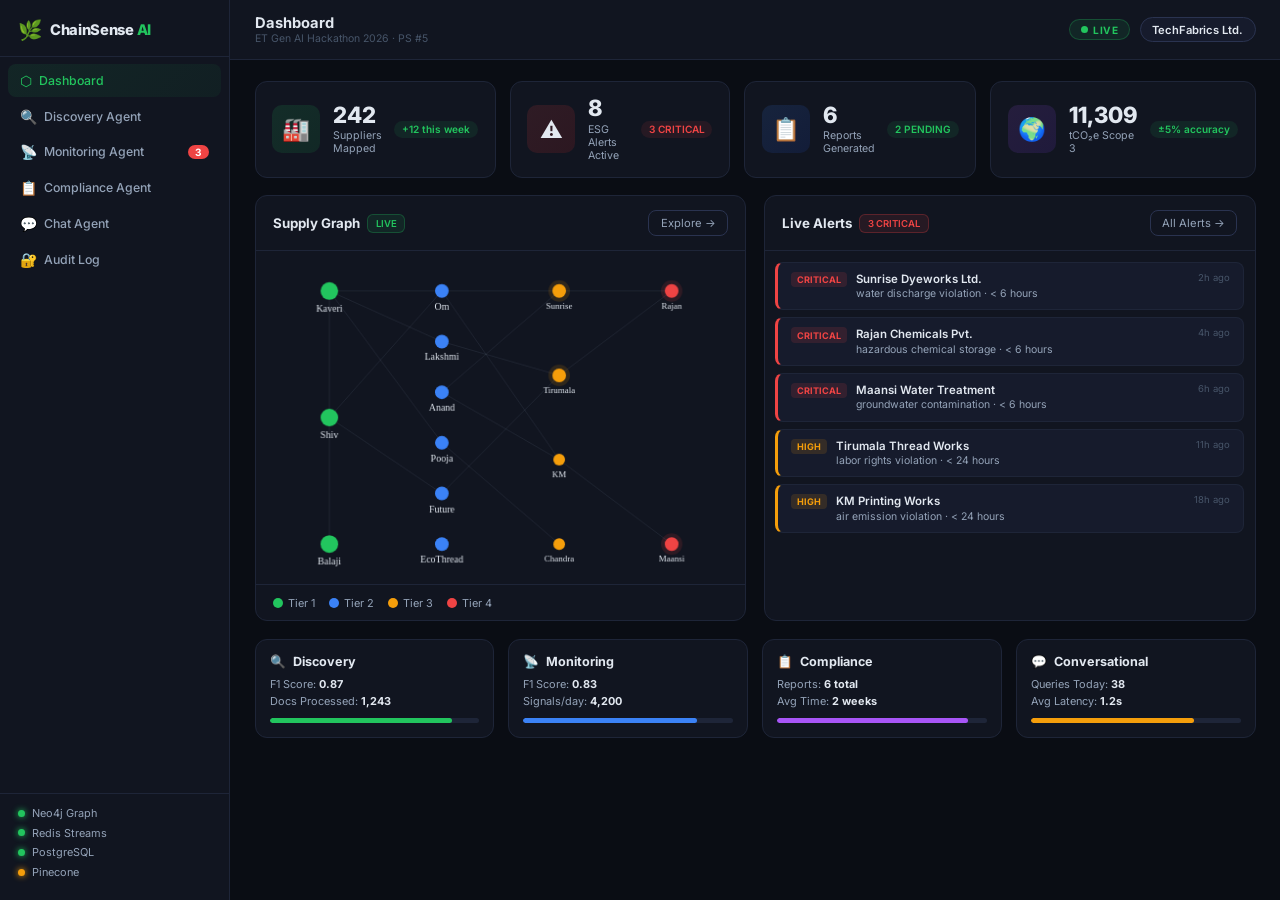
<file: demo/index.html>
<!DOCTYPE html>
<html lang="en">
<head>
  <meta charset="UTF-8" />
  <meta name="viewport" content="width=device-width, initial-scale=1.0" />
  <title>ChainSense AI — Scope 3 Supply Chain Intelligence</title>
  <meta name="description" content="ChainSense AI: Autonomous GenAI platform for Scope 3 supply chain ESG intelligence. Discover, monitor, and report on Tier 1-4 suppliers in real time." />
  <link rel="preconnect" href="https://fonts.googleapis.com" />
  <link href="https://fonts.googleapis.com/css2?family=Inter:wght@300;400;500;600;700;800&family=JetBrains+Mono:wght@400;500&display=swap" rel="stylesheet" />
  <link rel="stylesheet" href="style.css" />
</head>
<body>
  <!-- Sidebar -->
  <aside class="sidebar" id="sidebar">
    <div class="sidebar-logo">
      <span class="logo-icon">🌿</span>
      <span class="logo-text">ChainSense<span class="logo-accent"> AI</span></span>
    </div>
    <nav class="sidebar-nav">
      <button class="nav-item active" data-tab="dashboard" id="nav-dashboard">
        <span class="nav-icon">⬡</span> Dashboard
      </button>
      <button class="nav-item" data-tab="discovery" id="nav-discovery">
        <span class="nav-icon">🔍</span> Discovery Agent
      </button>
      <button class="nav-item" data-tab="monitoring" id="nav-monitoring">
        <span class="nav-icon">📡</span> Monitoring Agent
        <span class="badge" id="alert-badge">3</span>
      </button>
      <button class="nav-item" data-tab="compliance" id="nav-compliance">
        <span class="nav-icon">📋</span> Compliance Agent
      </button>
      <button class="nav-item" data-tab="conversational" id="nav-conversational">
        <span class="nav-icon">💬</span> Chat Agent
      </button>
      <button class="nav-item" data-tab="auditlog" id="nav-auditlog">
        <span class="nav-icon">🔐</span> Audit Log
      </button>
    </nav>
    <div class="sidebar-status">
      <div class="status-row"><span class="status-dot green"></span> Neo4j Graph</div>
      <div class="status-row"><span class="status-dot green"></span> Redis Streams</div>
      <div class="status-row"><span class="status-dot green"></span> PostgreSQL</div>
      <div class="status-row"><span class="status-dot yellow"></span> Pinecone</div>
    </div>
  </aside>

  <!-- Main -->
  <main class="main">
    <!-- Top Bar -->
    <header class="topbar">
      <div class="topbar-left">
        <span class="topbar-title" id="page-title">Dashboard</span>
        <span class="topbar-sub" id="page-sub">ET Gen AI Hackathon 2026 · PS #5</span>
      </div>
      <div class="topbar-right">
        <div class="livepill"><span class="pulse"></span> LIVE</div>
        <div class="enterprise-badge">TechFabrics Ltd.</div>
      </div>
    </header>

    <!-- ═══════════════════════ DASHBOARD ═══════════════════════ -->
    <section class="tab-content active" id="tab-dashboard">
      <div class="kpi-row">
        <div class="kpi-card">
          <div class="kpi-icon" style="background:linear-gradient(135deg,#22c55e22,#16a34a22)">🏭</div>
          <div class="kpi-info"><div class="kpi-val" id="kpi-suppliers">247</div><div class="kpi-label">Suppliers Mapped</div></div>
          <div class="kpi-delta up">+12 this week</div>
        </div>
        <div class="kpi-card">
          <div class="kpi-icon" style="background:linear-gradient(135deg,#ef444422,#dc262622)">⚠️</div>
          <div class="kpi-info"><div class="kpi-val" id="kpi-alerts">18</div><div class="kpi-label">ESG Alerts Active</div></div>
          <div class="kpi-delta down">3 CRITICAL</div>
        </div>
        <div class="kpi-card">
          <div class="kpi-icon" style="background:linear-gradient(135deg,#3b82f622,#1d4ed822)">📋</div>
          <div class="kpi-info"><div class="kpi-val" id="kpi-reports">6</div><div class="kpi-label">Reports Generated</div></div>
          <div class="kpi-delta up">2 PENDING</div>
        </div>
        <div class="kpi-card">
          <div class="kpi-icon" style="background:linear-gradient(135deg,#a855f722,#7c3aed22)">🌍</div>
          <div class="kpi-info"><div class="kpi-val" id="kpi-co2">12,480</div><div class="kpi-label">tCO₂e Scope 3</div></div>
          <div class="kpi-delta up">±5% accuracy</div>
        </div>
      </div>

      <div class="grid-2">
        <!-- Supply Graph Preview -->
        <div class="card card-tall">
          <div class="card-header">
            <h2>Supply Graph <span class="tag tag-live">LIVE</span></h2>
            <button class="btn-ghost" onclick="switchTab('discovery')">Explore →</button>
          </div>
          <canvas id="graphCanvas" width="500" height="340"></canvas>
          <div class="graph-legend">
            <span class="leg"><span class="dot" style="background:#22c55e"></span>Tier 1</span>
            <span class="leg"><span class="dot" style="background:#3b82f6"></span>Tier 2</span>
            <span class="leg"><span class="dot" style="background:#f59e0b"></span>Tier 3</span>
            <span class="leg"><span class="dot" style="background:#ef4444"></span>Tier 4</span>
          </div>
        </div>

        <!-- Live Alerts Feed -->
        <div class="card card-tall">
          <div class="card-header">
            <h2>Live Alerts <span class="tag tag-crit">3 CRITICAL</span></h2>
            <button class="btn-ghost" onclick="switchTab('monitoring')">All Alerts →</button>
          </div>
          <div class="alert-feed" id="alert-feed-dash"></div>
        </div>
      </div>

      <!-- Agent Status Row -->
      <div class="grid-4">
        <div class="agent-card">
          <div class="agent-hdr"><span>🔍</span><b>Discovery</b></div>
          <div class="agent-stat">F1 Score: <b class="green">0.87</b></div>
          <div class="agent-stat">Docs Processed: <b>1,243</b></div>
          <div class="progress-bar"><div class="progress-fill" style="width:87%;background:#22c55e"></div></div>
        </div>
        <div class="agent-card">
          <div class="agent-hdr"><span>📡</span><b>Monitoring</b></div>
          <div class="agent-stat">F1 Score: <b class="green">0.83</b></div>
          <div class="agent-stat">Signals/day: <b>4,200</b></div>
          <div class="progress-bar"><div class="progress-fill" style="width:83%;background:#3b82f6"></div></div>
        </div>
        <div class="agent-card">
          <div class="agent-hdr"><span>📋</span><b>Compliance</b></div>
          <div class="agent-stat">Reports: <b>6 total</b></div>
          <div class="agent-stat">Avg Time: <b class="green">2 weeks</b></div>
          <div class="progress-bar"><div class="progress-fill" style="width:91%;background:#a855f7"></div></div>
        </div>
        <div class="agent-card">
          <div class="agent-hdr"><span>💬</span><b>Conversational</b></div>
          <div class="agent-stat">Queries Today: <b>38</b></div>
          <div class="agent-stat">Avg Latency: <b class="green">1.2s</b></div>
          <div class="progress-bar"><div class="progress-fill" style="width:78%;background:#f59e0b"></div></div>
        </div>
      </div>
    </section>

    <!-- ═══════════════════════ DISCOVERY ═══════════════════════ -->
    <section class="tab-content" id="tab-discovery">
      <div class="grid-2" style="margin-bottom:1.5rem;">
        <div class="card">
          <div class="card-header"><h2>Upload Invoice / PO</h2></div>
          <div class="upload-zone" id="upload-zone" onclick="simulateUpload()">
            <div class="upload-icon">📄</div>
            <p>Click to upload or drag PDF/image invoice</p>
            <span class="upload-hint">Supported: PDF, PNG, JPG · Max 20MB · PII auto-anonymized</span>
          </div>
          <div id="ner-progress" style="display:none">
            <div class="stage-list" id="stage-list"></div>
          </div>
        </div>
        <div class="card">
          <div class="card-header"><h2>NER Results <span class="tag">LLaMA 3.1-8B</span></h2></div>
          <div id="ner-results">
            <div class="empty-state">Upload an invoice to see extracted supplier entities</div>
          </div>
        </div>
      </div>
      <div class="card">
        <div class="card-header">
          <h2>Supplier Graph <span class="tag tag-live">247 nodes · 389 edges</span></h2>
          <div class="filter-row">
            <button class="pill active" onclick="filterGraph('all',this)">All</button>
            <button class="pill" onclick="filterGraph('t1',this)">Tier 1</button>
            <button class="pill" onclick="filterGraph('t2',this)">Tier 2</button>
            <button class="pill" onclick="filterGraph('t3',this)">Tier 3+</button>
          </div>
        </div>
        <canvas id="graphCanvasBig" width="900" height="420"></canvas>
        <div id="supplier-table-wrap">
          <table class="data-table" id="supplier-table">
            <thead><tr><th>Supplier</th><th>GST</th><th>Tier</th><th>Location</th><th>Material</th><th>Risk Score</th><th>Status</th></tr></thead>
            <tbody id="supplier-tbody"></tbody>
          </table>
        </div>
      </div>
    </section>

    <!-- ═══════════════════════ MONITORING ═══════════════════════ -->
    <section class="tab-content" id="tab-monitoring">
      <div class="filter-toolbar">
        <label>Severity:</label>
        <button class="pill active" onclick="filterAlerts('all',this)">All</button>
        <button class="pill crit" onclick="filterAlerts('CRITICAL',this)">CRITICAL</button>
        <button class="pill high" onclick="filterAlerts('HIGH',this)">HIGH</button>
        <button class="pill med" onclick="filterAlerts('MEDIUM',this)">MEDIUM</button>
        <button class="pill low" onclick="filterAlerts('LOW',this)">LOW</button>
        &nbsp;&nbsp;<label>Label:</label>
        <button class="pill" onclick="filterAlerts('E',this)">🌿 Environmental</button>
        <button class="pill" onclick="filterAlerts('S',this)">🤝 Social</button>
        <button class="pill" onclick="filterAlerts('G',this)">🏛️ Governance</button>
      </div>
      <div id="alerts-grid" class="alerts-grid"></div>
    </section>

    <!-- ═══════════════════════ COMPLIANCE ═══════════════════════ -->
    <section class="tab-content" id="tab-compliance">
      <div class="grid-2" style="margin-bottom:1.5rem">
        <div class="card">
          <div class="card-header"><h2>Generate Compliance Report</h2></div>
          <div class="form-group">
            <label>Supplier</label>
            <select id="report-supplier" class="form-select">
              <option>Sunrise Dyeworks Ltd. (Tier 3)</option>
              <option>Kaveri Spinning Mills (Tier 1)</option>
              <option>Om Weaving Corporation (Tier 2)</option>
              <option>Tirumala Thread Works (Tier 3)</option>
            </select>
          </div>
          <div class="form-group">
            <label>Framework</label>
            <div class="radio-group">
              <label class="radio-item"><input type="radio" name="framework" value="BRSR_CORE" checked /> BRSR Core (SEBI)</label>
              <label class="radio-item"><input type="radio" name="framework" value="CSRD_ESRS" /> EU CSRD/ESRS</label>
              <label class="radio-item"><input type="radio" name="framework" value="GRI_2021" /> GRI 2021</label>
              <label class="radio-item"><input type="radio" name="framework" value="SASB" /> SASB</label>
            </div>
          </div>
          <button class="btn-primary" id="gen-report-btn" onclick="generateReport()">⚡ Generate Report</button>
        </div>
        <div class="card">
          <div class="card-header"><h2>HITL State Machine</h2></div>
          <div class="hitl-flow" id="hitl-flow">
            <div class="hitl-state" id="hs-DRAFT">DRAFT</div>
            <div class="hitl-arrow">→</div>
            <div class="hitl-state" id="hs-PENDING_REVIEW">PENDING REVIEW</div>
            <div class="hitl-arrow">→</div>
            <div class="hitl-state" id="hs-APPROVED">APPROVED</div>
            <div class="hitl-arrow">→</div>
            <div class="hitl-state" id="hs-FILED">FILED ✅</div>
          </div>
          <div id="report-actions" style="margin-top:1rem;display:none">
            <button class="btn-success" onclick="approveReport()">✅ Approve Report</button>
            <button class="btn-danger" onclick="requestRevision()">↩ Request Revision</button>
          </div>
        </div>
      </div>
      <div class="card" id="report-preview-card" style="display:none">
        <div class="card-header">
          <h2 id="report-title">BRSR Core Compliance Report</h2>
          <div>
            <span class="tag" id="report-state-badge">DRAFT</span>
            <button class="btn-ghost" onclick="downloadReport()">⬇ Download JSON</button>
          </div>
        </div>
        <div id="report-content"></div>
      </div>
      <div class="card">
        <div class="card-header"><h2>Report Registry</h2></div>
        <table class="data-table">
          <thead><tr><th>Report ID</th><th>Supplier</th><th>Framework</th><th>Model Used</th><th>State</th><th>Created</th><th>Actions</th></tr></thead>
          <tbody id="report-registry"></tbody>
        </table>
      </div>
    </section>

    <!-- ═══════════════════════ CONVERSATIONAL ═══════════════════════ -->
    <section class="tab-content" id="tab-conversational">
      <div class="chat-container">
        <div class="chat-suggestions" id="chat-suggestions">
          <p class="sugg-label">Try asking:</p>
          <div class="sugg-grid">
            <button class="sugg-chip" onclick="sendSuggestion(this)">Show Tamil Nadu suppliers with water risk score &gt; 70</button>
            <button class="sugg-chip" onclick="sendSuggestion(this)">Which Tier-3 suppliers have CPCB violations in the last 30 days?</button>
            <button class="sugg-chip" onclick="sendSuggestion(this)">Generate a Scope 3 emissions summary for Kaveri Spinning Mills</button>
            <button class="sugg-chip" onclick="sendSuggestion(this)">What are the top 5 suppliers by ESG risk score?</button>
            <button class="sugg-chip" onclick="sendSuggestion(this)">List all suppliers missing ISO 14001 certification</button>
            <button class="sugg-chip" onclick="sendSuggestion(this)">Show suppliers with water discharge violations near Tirupur</button>
          </div>
        </div>
        <div class="chat-messages" id="chat-messages"></div>
        <div class="chat-input-row">
          <input type="text" id="chat-input" class="chat-input" placeholder="Ask anything about your supply chain..." onkeydown="if(event.key==='Enter') sendChat()" />
          <button class="btn-primary chat-send" onclick="sendChat()">Send ↗</button>
        </div>
        <div class="chat-footnote">Powered by LangChain · Cypher query generation · Neo4j + Pinecone · IndicBERT multilingual</div>
      </div>
    </section>

    <!-- ═══════════════════════ AUDIT LOG ═══════════════════════ -->
    <section class="tab-content" id="tab-auditlog">
      <div class="card" style="margin-bottom:1.5rem">
        <div class="card-header">
          <h2>Tamper-Evident Audit Trail <span class="tag">SHA-256 Hash Chain</span></h2>
          <div class="topbar-right">
            <span class="tag tag-live">PostgreSQL Append-Only</span>
          </div>
        </div>
        <table class="data-table" id="audit-table">
          <thead><tr><th>#</th><th>Timestamp</th><th>Agent</th><th>Event</th><th>Input Hash</th><th>Model</th><th>Confidence</th><th>Chain Hash</th></tr></thead>
          <tbody id="audit-tbody"></tbody>
        </table>
      </div>
    </section>
  </main>

  <script src="data.js"></script>
  <script src="app.js"></script>
</body>
</html>
</file>
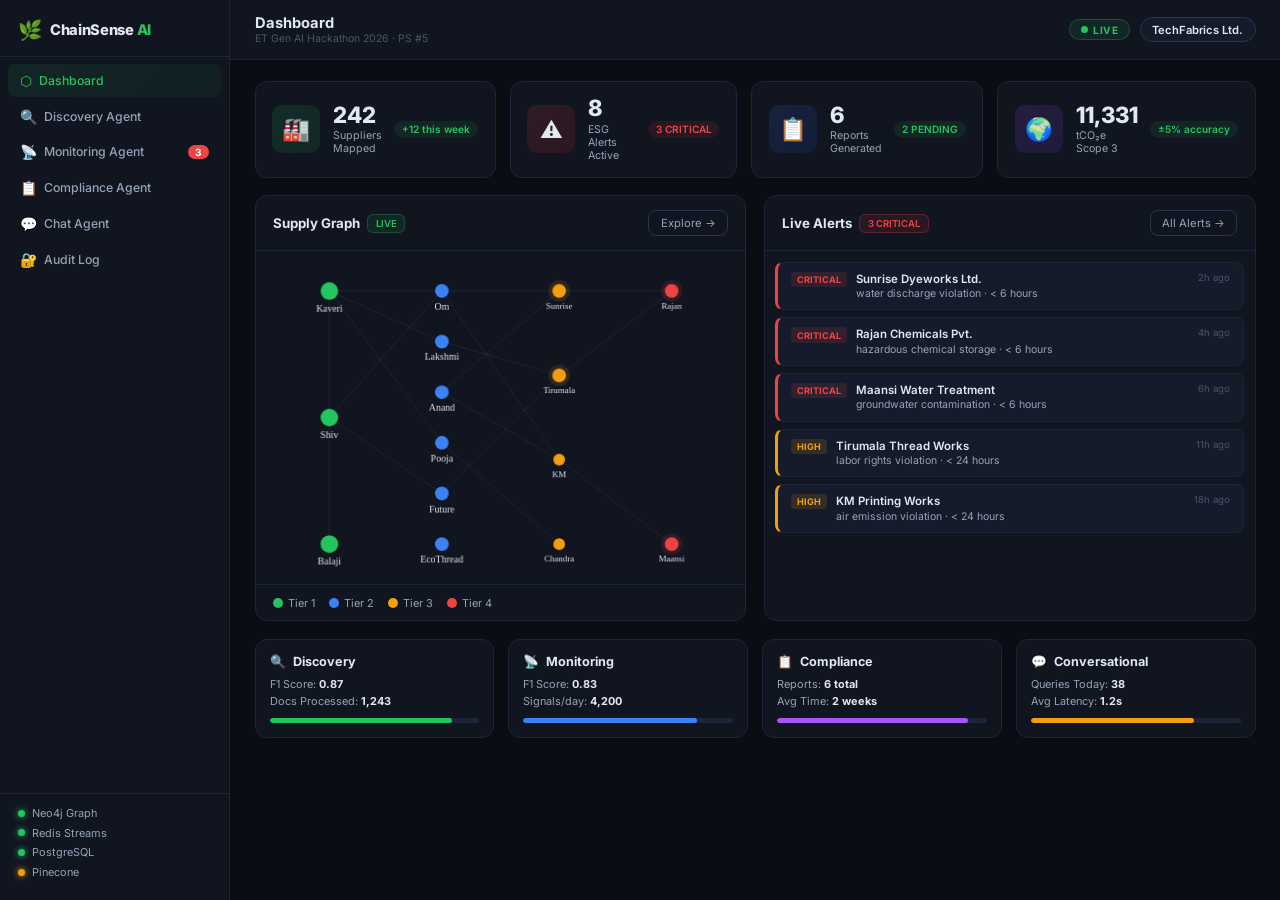
<file: ChainSense_AI.html>
<!DOCTYPE html>
<html lang="en">

<head>
    <meta charset="UTF-8" />
    <meta name="viewport" content="width=device-width, initial-scale=1.0" />
    <title>ChainSense AI — Scope 3 Supply Chain Intelligence</title>
    <meta name="description"
        content="ChainSense AI: Autonomous GenAI platform for Scope 3 supply chain ESG intelligence. Discover, monitor, and report on Tier 1-4 suppliers in real time." />
    <link rel="preconnect" href="https://fonts.googleapis.com" />
    <link
        href="https://fonts.googleapis.com/css2?family=Inter:wght@300;400;500;600;700;800&family=JetBrains+Mono:wght@400;500&display=swap"
        rel="stylesheet" />
    <style>
        /* ─── Reset & Base ─────────────────────────────────────────────────────────── */
        *,
        *::before,
        *::after {
            box-sizing: border-box;
            margin: 0;
            padding: 0;
        }

        :root {
            --bg: #0a0d14;
            --surface: #111520;
            --surface2: #161b2c;
            --border: #1e2538;
            --border2: #2a3350;
            --text: #e2e8f0;
            --text2: #94a3b8;
            --text3: #475569;
            --accent: #22c55e;
            --accent2: #16a34a;
            --blue: #3b82f6;
            --purple: #a855f7;
            --amber: #f59e0b;
            --red: #ef4444;
            --font: 'Inter', sans-serif;
            --mono: 'JetBrains Mono', monospace;
            --radius: 12px;
            --radius-sm: 8px;
            --sidebar-w: 230px;
            --topbar-h: 60px;
            --shadow: 0 4px 24px rgba(0, 0, 0, .45);
        }

        html {
            font-size: 14px;
        }

        body {
            font-family: var(--font);
            background: var(--bg);
            color: var(--text);
            display: flex;
            min-height: 100vh;
            overflow-x: hidden;
        }

        /* ─── Sidebar ───────────────────────────────────────────────────────────────── */
        .sidebar {
            width: var(--sidebar-w);
            background: var(--surface);
            border-right: 1px solid var(--border);
            display: flex;
            flex-direction: column;
            position: fixed;
            top: 0;
            left: 0;
            bottom: 0;
            z-index: 100;
            padding: 0 0 1rem;
        }

        .sidebar-logo {
            display: flex;
            align-items: center;
            gap: .6rem;
            padding: 1.25rem 1.25rem 1rem;
            border-bottom: 1px solid var(--border);
            margin-bottom: .5rem;
        }

        .logo-icon {
            font-size: 1.4rem;
        }

        .logo-text {
            font-weight: 800;
            font-size: 1.05rem;
            letter-spacing: -.3px;
        }

        .logo-accent {
            color: var(--accent);
        }

        .sidebar-nav {
            flex: 1;
            display: flex;
            flex-direction: column;
            gap: 2px;
            padding: 0 .6rem;
        }

        .nav-item {
            display: flex;
            align-items: center;
            gap: .55rem;
            background: none;
            border: none;
            color: var(--text2);
            padding: .6rem .8rem;
            border-radius: var(--radius-sm);
            cursor: pointer;
            font-size: .88rem;
            font-family: var(--font);
            font-weight: 500;
            text-align: left;
            width: 100%;
            transition: background .15s, color .15s;
            position: relative;
        }

        .nav-item:hover {
            background: var(--surface2);
            color: var(--text);
        }

        .nav-item.active {
            background: linear-gradient(135deg, #22c55e18, #16a34a12);
            color: var(--accent);
        }

        .nav-icon {
            font-size: 1rem;
        }

        .badge {
            margin-left: auto;
            background: var(--red);
            color: #fff;
            border-radius: 20px;
            padding: 1px 7px;
            font-size: .72rem;
            font-weight: 700;
        }

        .sidebar-status {
            border-top: 1px solid var(--border);
            padding: .9rem 1.25rem .5rem;
            display: flex;
            flex-direction: column;
            gap: .4rem;
        }

        .status-row {
            display: flex;
            align-items: center;
            gap: .5rem;
            font-size: .78rem;
            color: var(--text2);
        }

        .status-dot {
            width: 7px;
            height: 7px;
            border-radius: 50%;
        }

        .status-dot.green {
            background: var(--accent);
            box-shadow: 0 0 6px var(--accent);
        }

        .status-dot.yellow {
            background: var(--amber);
            box-shadow: 0 0 6px var(--amber);
        }

        /* ─── Main ──────────────────────────────────────────────────────────────────── */
        .main {
            margin-left: var(--sidebar-w);
            flex: 1;
            display: flex;
            flex-direction: column;
            min-height: 100vh;
        }

        .topbar {
            height: var(--topbar-h);
            background: var(--surface);
            border-bottom: 1px solid var(--border);
            display: flex;
            align-items: center;
            justify-content: space-between;
            padding: 0 1.75rem;
            position: sticky;
            top: 0;
            z-index: 90;
        }

        .topbar-left {
            display: flex;
            flex-direction: column;
        }

        .topbar-title {
            font-weight: 700;
            font-size: 1.05rem;
        }

        .topbar-sub {
            font-size: .75rem;
            color: var(--text3);
        }

        .topbar-right {
            display: flex;
            align-items: center;
            gap: .75rem;
        }

        .livepill {
            display: flex;
            align-items: center;
            gap: .4rem;
            background: #22c55e18;
            border: 1px solid #22c55e44;
            color: var(--accent);
            padding: .25rem .75rem;
            border-radius: 20px;
            font-size: .72rem;
            font-weight: 700;
            letter-spacing: .05em;
        }

        .pulse {
            width: 7px;
            height: 7px;
            border-radius: 50%;
            background: var(--accent);
            animation: pulse 1.4s infinite;
        }

        @keyframes pulse {

            0%,
            100% {
                opacity: 1;
                box-shadow: 0 0 0 0 #22c55e88;
            }

            50% {
                opacity: .7;
                box-shadow: 0 0 0 5px #22c55e00;
            }
        }

        .enterprise-badge {
            background: var(--surface2);
            border: 1px solid var(--border2);
            padding: .3rem .8rem;
            border-radius: 20px;
            font-size: .8rem;
            font-weight: 600;
        }

        /* ─── Tab Content ───────────────────────────────────────────────────────────── */
        .tab-content {
            display: none;
            padding: 1.5rem 1.75rem;
            flex: 1;
        }

        .tab-content.active {
            display: block;
        }

        /* ─── KPIs ──────────────────────────────────────────────────────────────────── */
        .kpi-row {
            display: grid;
            grid-template-columns: repeat(4, 1fr);
            gap: 1rem;
            margin-bottom: 1.25rem;
        }

        .kpi-card {
            background: var(--surface);
            border: 1px solid var(--border);
            border-radius: var(--radius);
            padding: 1.1rem 1.2rem;
            display: flex;
            align-items: center;
            gap: .9rem;
            transition: border-color .2s, transform .2s;
        }

        .kpi-card:hover {
            border-color: var(--border2);
            transform: translateY(-2px);
        }

        .kpi-icon {
            font-size: 1.6rem;
            width: 48px;
            height: 48px;
            border-radius: 10px;
            display: flex;
            align-items: center;
            justify-content: center;
        }

        .kpi-info {
            flex: 1;
        }

        .kpi-val {
            font-size: 1.6rem;
            font-weight: 800;
            line-height: 1;
        }

        .kpi-label {
            font-size: .76rem;
            color: var(--text2);
            margin-top: .2rem;
        }

        .kpi-delta {
            font-size: .72rem;
            font-weight: 600;
            padding: .15rem .55rem;
            border-radius: 20px;
            white-space: nowrap;
        }

        .kpi-delta.up {
            color: var(--accent);
            background: #22c55e18;
        }

        .kpi-delta.down {
            color: var(--red);
            background: #ef444418;
        }

        /* ─── Grid Layouts ──────────────────────────────────────────────────────────── */
        .grid-2 {
            display: grid;
            grid-template-columns: 1fr 1fr;
            gap: 1.25rem;
        }

        .grid-4 {
            display: grid;
            grid-template-columns: repeat(4, 1fr);
            gap: 1rem;
            margin-top: 1.25rem;
        }

        /* ─── Cards ─────────────────────────────────────────────────────────────────── */
        .card {
            background: var(--surface);
            border: 1px solid var(--border);
            border-radius: var(--radius);
            overflow: hidden;
        }

        .card-tall {
            min-height: 400px;
        }

        .card-header {
            display: flex;
            align-items: center;
            justify-content: space-between;
            padding: 1rem 1.25rem;
            border-bottom: 1px solid var(--border);
        }

        .card-header h2 {
            font-size: .95rem;
            font-weight: 700;
            display: flex;
            align-items: center;
            gap: .5rem;
        }

        /* ─── Tags ──────────────────────────────────────────────────────────────────── */
        .tag {
            font-size: .68rem;
            font-weight: 600;
            padding: .2rem .55rem;
            border-radius: 6px;
            background: var(--surface2);
            border: 1px solid var(--border2);
            color: var(--text2);
        }

        .tag-live {
            background: #22c55e18;
            border-color: #22c55e44;
            color: var(--accent);
        }

        .tag-crit {
            background: #ef444418;
            border-color: #ef444444;
            color: var(--red);
        }

        /* ─── Buttons ───────────────────────────────────────────────────────────────── */
        .btn-ghost {
            background: none;
            border: 1px solid var(--border2);
            color: var(--text2);
            padding: .35rem .8rem;
            border-radius: var(--radius-sm);
            cursor: pointer;
            font-family: var(--font);
            font-size: .8rem;
            transition: all .15s;
        }

        .btn-ghost:hover {
            border-color: var(--accent);
            color: var(--accent);
        }

        .btn-primary {
            background: linear-gradient(135deg, var(--accent), var(--accent2));
            color: #fff;
            border: none;
            padding: .6rem 1.25rem;
            border-radius: var(--radius-sm);
            cursor: pointer;
            font-family: var(--font);
            font-size: .88rem;
            font-weight: 600;
            transition: opacity .15s, transform .15s;
            width: 100%;
            margin-top: .5rem;
        }

        .btn-primary:hover {
            opacity: .9;
            transform: translateY(-1px);
        }

        .btn-success {
            background: linear-gradient(135deg, #22c55e, #16a34a);
            color: #fff;
            border: none;
            padding: .5rem 1rem;
            border-radius: var(--radius-sm);
            cursor: pointer;
            font-family: var(--font);
            font-size: .85rem;
            font-weight: 600;
            transition: opacity .15s;
        }

        .btn-success:hover {
            opacity: .9;
        }

        .btn-danger {
            background: linear-gradient(135deg, #ef4444, #dc2626);
            color: #fff;
            border: none;
            padding: .5rem 1rem;
            border-radius: var(--radius-sm);
            cursor: pointer;
            font-family: var(--font);
            font-size: .85rem;
            font-weight: 600;
            transition: opacity .15s;
        }

        .btn-danger:hover {
            opacity: .9;
        }

        /* ─── Graph Canvas ──────────────────────────────────────────────────────────── */
        canvas {
            display: block;
            width: 100%;
        }

        .graph-legend {
            display: flex;
            gap: 1rem;
            padding: .75rem 1.25rem;
            border-top: 1px solid var(--border);
        }

        .leg {
            display: flex;
            align-items: center;
            gap: .35rem;
            font-size: .78rem;
            color: var(--text2);
        }

        .dot {
            width: 10px;
            height: 10px;
            border-radius: 50%;
        }

        /* ─── Alert Feed ────────────────────────────────────────────────────────────── */
        .alert-feed {
            padding: .75rem;
            display: flex;
            flex-direction: column;
            gap: .5rem;
            max-height: 340px;
            overflow-y: auto;
        }

        .alert-mini {
            background: var(--surface2);
            border: 1px solid var(--border);
            border-radius: var(--radius-sm);
            padding: .65rem .9rem;
            display: flex;
            align-items: flex-start;
            gap: .6rem;
            animation: fadeIn .3s ease;
        }

        .alert-mini.CRITICAL {
            border-left: 3px solid var(--red);
        }

        .alert-mini.HIGH {
            border-left: 3px solid var(--amber);
        }

        .alert-mini.MEDIUM {
            border-left: 3px solid var(--blue);
        }

        .alert-mini.LOW {
            border-left: 3px solid var(--text3);
        }

        .alert-sev {
            font-size: .65rem;
            font-weight: 700;
            padding: .15rem .45rem;
            border-radius: 4px;
            white-space: nowrap;
        }

        .sev-CRITICAL {
            background: #ef444422;
            color: var(--red);
        }

        .sev-HIGH {
            background: #f59e0b22;
            color: var(--amber);
        }

        .sev-MEDIUM {
            background: #3b82f622;
            color: var(--blue);
        }

        .sev-LOW {
            background: #47556922;
            color: var(--text2);
        }

        .alert-info {
            flex: 1;
        }

        .alert-supplier {
            font-weight: 600;
            font-size: .82rem;
        }

        .alert-desc {
            font-size: .75rem;
            color: var(--text2);
            margin-top: .1rem;
        }

        .alert-time {
            font-size: .68rem;
            color: var(--text3);
            white-space: nowrap;
        }

        /* ─── Agent Cards ───────────────────────────────────────────────────────────── */
        .agent-card {
            background: var(--surface);
            border: 1px solid var(--border);
            border-radius: var(--radius);
            padding: 1rem;
        }

        .agent-hdr {
            display: flex;
            align-items: center;
            gap: .5rem;
            font-size: .9rem;
            margin-bottom: .6rem;
        }

        .agent-stat {
            font-size: .78rem;
            color: var(--text2);
            margin-bottom: .2rem;
        }

        .agent-stat b {
            color: var(--text);
        }

        .progress-bar {
            background: var(--border);
            border-radius: 20px;
            height: 5px;
            margin-top: .7rem;
            overflow: hidden;
        }

        .progress-fill {
            height: 100%;
            border-radius: 20px;
            transition: width 1s ease;
        }

        .green {
            color: var(--accent);
        }

        /* ─── Upload ────────────────────────────────────────────────────────────────── */
        .upload-zone {
            border: 2px dashed var(--border2);
            border-radius: var(--radius);
            padding: 2.5rem 1.5rem;
            text-align: center;
            cursor: pointer;
            margin: 1.25rem;
            transition: border-color .2s, background .2s;
        }

        .upload-zone:hover {
            border-color: var(--accent);
            background: #22c55e08;
        }

        .upload-icon {
            font-size: 2.5rem;
            margin-bottom: .75rem;
        }

        .upload-zone p {
            color: var(--text2);
            font-size: .9rem;
            margin-bottom: .35rem;
        }

        .upload-hint {
            font-size: .75rem;
            color: var(--text3);
        }

        .stage-list {
            padding: 1rem 1.25rem;
            display: flex;
            flex-direction: column;
            gap: .5rem;
        }

        .stage-item {
            display: flex;
            align-items: center;
            gap: .6rem;
            font-size: .82rem;
            color: var(--text2);
        }

        .stage-icon {
            font-size: 1rem;
        }

        /* ─── Tables ────────────────────────────────────────────────────────────────── */
        .data-table {
            width: 100%;
            border-collapse: collapse;
        }

        .data-table th {
            padding: .65rem 1rem;
            text-align: left;
            font-size: .72rem;
            font-weight: 600;
            color: var(--text3);
            border-bottom: 1px solid var(--border);
            text-transform: uppercase;
            letter-spacing: .05em;
            background: var(--surface);
        }

        .data-table td {
            padding: .65rem 1rem;
            font-size: .82rem;
            border-bottom: 1px solid var(--border);
        }

        .data-table tr:last-child td {
            border-bottom: none;
        }

        .data-table tr:hover td {
            background: var(--surface2);
        }

        .risk-badge {
            display: inline-flex;
            align-items: center;
            gap: .3rem;
            padding: .2rem .5rem;
            border-radius: 6px;
            font-size: .75rem;
            font-weight: 600;
        }

        .risk-low {
            background: #22c55e18;
            color: var(--accent);
        }

        .risk-med {
            background: #f59e0b18;
            color: var(--amber);
        }

        .risk-high {
            background: #ef444418;
            color: var(--red);
        }

        #supplier-table-wrap {
            max-height: 260px;
            overflow-y: auto;
        }

        /* ─── Filter toolbar ────────────────────────────────────────────────────────── */
        .filter-toolbar {
            display: flex;
            align-items: center;
            gap: .5rem;
            flex-wrap: wrap;
            margin-bottom: 1.25rem;
            font-size: .8rem;
            color: var(--text2);
        }

        .filter-row {
            display: flex;
            gap: .4rem;
        }

        .pill {
            background: var(--surface2);
            border: 1px solid var(--border2);
            color: var(--text2);
            padding: .3rem .75rem;
            border-radius: 20px;
            cursor: pointer;
            font-family: var(--font);
            font-size: .78rem;
            transition: all .15s;
        }

        .pill:hover,
        .pill.active {
            background: var(--accent);
            border-color: var(--accent);
            color: #fff;
        }

        .pill.crit {}

        .pill.crit.active {
            background: var(--red);
            border-color: var(--red);
        }

        .pill.high.active {
            background: var(--amber);
            border-color: var(--amber);
        }

        /* ─── Alerts Grid ───────────────────────────────────────────────────────────── */
        .alerts-grid {
            display: flex;
            flex-direction: column;
            gap: .85rem;
        }

        .alert-card {
            background: var(--surface);
            border: 1px solid var(--border);
            border-radius: var(--radius);
            padding: 1.1rem 1.25rem;
            display: flex;
            align-items: flex-start;
            gap: 1rem;
            animation: fadeIn .3s ease;
            transition: border-color .2s;
        }

        .alert-card:hover {
            border-color: var(--border2);
        }

        .alert-card.CRITICAL {
            border-left: 4px solid var(--red);
        }

        .alert-card.HIGH {
            border-left: 4px solid var(--amber);
        }

        .alert-card.MEDIUM {
            border-left: 4px solid var(--blue);
        }

        .alert-card.LOW {
            border-left: 4px solid var(--text3);
        }

        .alert-card-sev {
            min-width: 85px;
        }

        .alert-card-body {
            flex: 1;
        }

        .alert-card-supplier {
            font-weight: 700;
            font-size: .9rem;
            margin-bottom: .25rem;
        }

        .alert-card-summary {
            font-size: .82rem;
            color: var(--text2);
            line-height: 1.5;
            margin-bottom: .5rem;
        }

        .alert-card-meta {
            display: flex;
            gap: 1rem;
            flex-wrap: wrap;
        }

        .alert-meta-item {
            font-size: .72rem;
            color: var(--text3);
        }

        .alert-meta-item b {
            color: var(--text2);
        }

        .alert-labels {
            display: flex;
            gap: .35rem;
        }

        .label-chip {
            font-size: .68rem;
            font-weight: 700;
            padding: .15rem .45rem;
            border-radius: 4px;
            background: var(--surface2);
            border: 1px solid var(--border2);
            color: var(--text2);
        }

        .label-E {
            background: #22c55e18;
            border-color: #22c55e44;
            color: var(--accent);
        }

        .label-S {
            background: #3b82f618;
            border-color: #3b82f644;
            color: var(--blue);
        }

        .label-G {
            background: #a855f718;
            border-color: #a855f744;
            color: var(--purple);
        }

        .conf-bar {
            display: flex;
            align-items: center;
            gap: .5rem;
            margin-top: .4rem;
        }

        .conf-track {
            flex: 1;
            height: 4px;
            background: var(--border);
            border-radius: 20px;
            overflow: hidden;
        }

        .conf-fill {
            height: 100%;
            border-radius: 20px;
            background: linear-gradient(90deg, var(--accent), var(--blue));
        }

        .conf-text {
            font-size: .7rem;
            color: var(--text3);
            white-space: nowrap;
        }

        /* ─── Compliance ────────────────────────────────────────────────────────────── */
        .form-group {
            padding: 1rem 1.25rem;
        }

        .form-group label {
            display: block;
            font-size: .78rem;
            color: var(--text2);
            margin-bottom: .4rem;
            font-weight: 600;
        }

        .form-select {
            width: 100%;
            background: var(--surface2);
            border: 1px solid var(--border2);
            color: var(--text);
            padding: .55rem .75rem;
            border-radius: var(--radius-sm);
            font-family: var(--font);
            font-size: .85rem;
        }

        .radio-group {
            display: flex;
            flex-wrap: wrap;
            gap: .5rem;
        }

        .radio-item {
            display: flex;
            align-items: center;
            gap: .4rem;
            background: var(--surface2);
            border: 1px solid var(--border2);
            padding: .35rem .75rem;
            border-radius: var(--radius-sm);
            cursor: pointer;
            font-size: .82rem;
            transition: border-color .15s;
        }

        .radio-item:has(input:checked) {
            border-color: var(--accent);
            color: var(--accent);
        }

        .hitl-flow {
            display: flex;
            align-items: center;
            gap: .4rem;
            flex-wrap: wrap;
            padding: 1.25rem;
            justify-content: center;
        }

        .hitl-state {
            padding: .5rem .9rem;
            border-radius: var(--radius-sm);
            background: var(--surface2);
            border: 1px solid var(--border2);
            font-size: .8rem;
            font-weight: 600;
            color: var(--text2);
            transition: all .3s;
        }

        .hitl-state.active {
            background: #22c55e22;
            border-color: var(--accent);
            color: var(--accent);
        }

        .hitl-state.done {
            background: #22c55e18;
            border-color: #22c55e44;
            color: var(--accent);
            opacity: .6;
        }

        .hitl-arrow {
            color: var(--text3);
            font-size: .9rem;
        }

        #report-actions {
            display: flex;
            gap: .75rem;
            flex-wrap: wrap;
            padding: 0 1.25rem 1.25rem;
        }

        .report-section {
            padding: .75rem 1.25rem;
            border-bottom: 1px solid var(--border);
        }

        .report-section:last-child {
            border-bottom: none;
        }

        .report-section-title {
            font-size: .8rem;
            font-weight: 700;
            color: var(--text2);
            margin-bottom: .5rem;
            text-transform: uppercase;
            letter-spacing: .05em;
        }

        .report-field {
            display: flex;
            gap: .5rem;
            margin-bottom: .3rem;
            font-size: .82rem;
        }

        .report-field-key {
            color: var(--text3);
            min-width: 200px;
        }

        .report-gap {
            background: #ef444408;
            border: 1px solid #ef444422;
            border-radius: 6px;
            padding: .4rem .7rem;
            margin-bottom: .35rem;
            font-size: .8rem;
            color: #f87171;
        }

        .report-remed {
            background: #22c55e08;
            border: 1px solid #22c55e22;
            border-radius: 6px;
            padding: .4rem .7rem;
            margin-bottom: .35rem;
            font-size: .8rem;
            color: #4ade80;
        }

        .emit-big {
            font-size: 2rem;
            font-weight: 800;
            color: var(--accent);
            padding: 1rem 1.25rem;
        }

        .emit-sub {
            font-size: .78rem;
            color: var(--text2);
        }

        /* ─── Chat ──────────────────────────────────────────────────────────────────── */
        .chat-container {
            max-width: 820px;
            margin: 0 auto;
            display: flex;
            flex-direction: column;
            height: calc(100vh - var(--topbar-h) - 3rem);
        }

        .chat-suggestions {
            margin-bottom: 1.5rem;
        }

        .sugg-label {
            font-size: .78rem;
            color: var(--text3);
            margin-bottom: .6rem;
        }

        .sugg-grid {
            display: flex;
            flex-wrap: wrap;
            gap: .5rem;
        }

        .sugg-chip {
            background: var(--surface2);
            border: 1px solid var(--border2);
            color: var(--text2);
            padding: .4rem .85rem;
            border-radius: 20px;
            cursor: pointer;
            font-family: var(--font);
            font-size: .78rem;
            transition: all .15s;
        }

        .sugg-chip:hover {
            border-color: var(--accent);
            color: var(--accent);
        }

        .chat-messages {
            flex: 1;
            overflow-y: auto;
            display: flex;
            flex-direction: column;
            gap: .9rem;
            padding: .25rem 0;
        }

        .chat-msg {
            display: flex;
            gap: .75rem;
            max-width: 100%;
            animation: fadeIn .25s ease;
        }

        .chat-msg.user {
            flex-direction: row-reverse;
        }

        .chat-avatar {
            width: 34px;
            height: 34px;
            border-radius: 50%;
            display: flex;
            align-items: center;
            justify-content: center;
            font-size: 1rem;
            flex-shrink: 0;
        }

        .chat-msg.ai .chat-avatar {
            background: linear-gradient(135deg, #22c55e, #16a34a);
        }

        .chat-msg.user .chat-avatar {
            background: linear-gradient(135deg, #3b82f6, #1d4ed8);
        }

        .chat-bubble {
            background: var(--surface);
            border: 1px solid var(--border);
            border-radius: var(--radius);
            padding: .85rem 1.1rem;
            font-size: .85rem;
            line-height: 1.6;
            max-width: 82%;
        }

        .chat-msg.user .chat-bubble {
            background: linear-gradient(135deg, #3b82f618, #1d4ed813);
            border-color: #3b82f644;
        }

        .chat-msg.ai .chat-bubble pre {
            background: var(--surface2);
            border: 1px solid var(--border2);
            border-radius: var(--radius-sm);
            padding: .75rem;
            margin: .5rem 0;
            font-family: var(--mono);
            font-size: .75rem;
            overflow-x: auto;
            white-space: pre-wrap;
        }

        .chat-input-row {
            display: flex;
            gap: .75rem;
            margin-top: 1rem;
        }

        .chat-input {
            flex: 1;
            background: var(--surface);
            border: 1px solid var(--border2);
            color: var(--text);
            padding: .7rem 1rem;
            border-radius: var(--radius-sm);
            font-family: var(--font);
            font-size: .88rem;
            outline: none;
            transition: border-color .15s;
        }

        .chat-input:focus {
            border-color: var(--accent);
        }

        .chat-send {
            width: 100px;
        }

        .chat-footnote {
            font-size: .72rem;
            color: var(--text3);
            text-align: center;
            margin-top: .75rem;
        }

        .typing {
            display: flex;
            gap: 4px;
            padding: .5rem .25rem;
        }

        .typing span {
            width: 7px;
            height: 7px;
            border-radius: 50%;
            background: var(--text3);
            animation: bounce .9s infinite;
        }

        .typing span:nth-child(2) {
            animation-delay: .2s;
        }

        .typing span:nth-child(3) {
            animation-delay: .4s;
        }

        @keyframes bounce {

            0%,
            80%,
            100% {
                transform: translateY(0)
            }

            40% {
                transform: translateY(-6px)
            }
        }

        /* ─── Audit Log ─────────────────────────────────────────────────────────────── */
        .mono {
            font-family: var(--mono);
            font-size: .72rem;
            color: var(--text3);
        }

        /* ─── Misc ──────────────────────────────────────────────────────────────────── */
        .empty-state {
            padding: 2rem;
            text-align: center;
            color: var(--text3);
            font-size: .85rem;
        }

        @keyframes fadeIn {
            from {
                opacity: 0;
                transform: translateY(4px)
            }

            to {
                opacity: 1;
                transform: translateY(0)
            }
        }

        /* ─── Scrollbar ─────────────────────────────────────────────────────────────── */
        ::-webkit-scrollbar {
            width: 5px;
            height: 5px;
        }

        ::-webkit-scrollbar-track {
            background: var(--bg);
        }

        ::-webkit-scrollbar-thumb {
            background: var(--border2);
            border-radius: 20px;
        }
    </style>
</head>

<body>
    <!-- Sidebar -->
    <aside class="sidebar" id="sidebar">
        <div class="sidebar-logo">
            <span class="logo-icon">🌿</span>
            <span class="logo-text">ChainSense<span class="logo-accent"> AI</span></span>
        </div>
        <nav class="sidebar-nav">
            <button class="nav-item active" data-tab="dashboard" id="nav-dashboard">
                <span class="nav-icon">⬡</span> Dashboard
            </button>
            <button class="nav-item" data-tab="discovery" id="nav-discovery">
                <span class="nav-icon">🔍</span> Discovery Agent
            </button>
            <button class="nav-item" data-tab="monitoring" id="nav-monitoring">
                <span class="nav-icon">📡</span> Monitoring Agent
                <span class="badge" id="alert-badge">3</span>
            </button>
            <button class="nav-item" data-tab="compliance" id="nav-compliance">
                <span class="nav-icon">📋</span> Compliance Agent
            </button>
            <button class="nav-item" data-tab="conversational" id="nav-conversational">
                <span class="nav-icon">💬</span> Chat Agent
            </button>
            <button class="nav-item" data-tab="auditlog" id="nav-auditlog">
                <span class="nav-icon">🔐</span> Audit Log
            </button>
        </nav>
        <div class="sidebar-status">
            <div class="status-row"><span class="status-dot green"></span> Neo4j Graph</div>
            <div class="status-row"><span class="status-dot green"></span> Redis Streams</div>
            <div class="status-row"><span class="status-dot green"></span> PostgreSQL</div>
            <div class="status-row"><span class="status-dot yellow"></span> Pinecone</div>
        </div>
    </aside>

    <!-- Main -->
    <main class="main">
        <!-- Top Bar -->
        <header class="topbar">
            <div class="topbar-left">
                <span class="topbar-title" id="page-title">Dashboard</span>
                <span class="topbar-sub" id="page-sub">ET Gen AI Hackathon 2026 · PS #5</span>
            </div>
            <div class="topbar-right">
                <div class="livepill"><span class="pulse"></span> LIVE</div>
                <div class="enterprise-badge">TechFabrics Ltd.</div>
            </div>
        </header>

        <!-- ═══════════════════════ DASHBOARD ═══════════════════════ -->
        <section class="tab-content active" id="tab-dashboard">
            <div class="kpi-row">
                <div class="kpi-card">
                    <div class="kpi-icon" style="background:linear-gradient(135deg,#22c55e22,#16a34a22)">🏭</div>
                    <div class="kpi-info">
                        <div class="kpi-val" id="kpi-suppliers">247</div>
                        <div class="kpi-label">Suppliers Mapped</div>
                    </div>
                    <div class="kpi-delta up">+12 this week</div>
                </div>
                <div class="kpi-card">
                    <div class="kpi-icon" style="background:linear-gradient(135deg,#ef444422,#dc262622)">⚠️</div>
                    <div class="kpi-info">
                        <div class="kpi-val" id="kpi-alerts">18</div>
                        <div class="kpi-label">ESG Alerts Active</div>
                    </div>
                    <div class="kpi-delta down">3 CRITICAL</div>
                </div>
                <div class="kpi-card">
                    <div class="kpi-icon" style="background:linear-gradient(135deg,#3b82f622,#1d4ed822)">📋</div>
                    <div class="kpi-info">
                        <div class="kpi-val" id="kpi-reports">6</div>
                        <div class="kpi-label">Reports Generated</div>
                    </div>
                    <div class="kpi-delta up">2 PENDING</div>
                </div>
                <div class="kpi-card">
                    <div class="kpi-icon" style="background:linear-gradient(135deg,#a855f722,#7c3aed22)">🌍</div>
                    <div class="kpi-info">
                        <div class="kpi-val" id="kpi-co2">12,480</div>
                        <div class="kpi-label">tCO₂e Scope 3</div>
                    </div>
                    <div class="kpi-delta up">±5% accuracy</div>
                </div>
            </div>

            <div class="grid-2">
                <!-- Supply Graph Preview -->
                <div class="card card-tall">
                    <div class="card-header">
                        <h2>Supply Graph <span class="tag tag-live">LIVE</span></h2>
                        <button class="btn-ghost" onclick="switchTab('discovery')">Explore →</button>
                    </div>
                    <canvas id="graphCanvas" width="500" height="340"></canvas>
                    <div class="graph-legend">
                        <span class="leg"><span class="dot" style="background:#22c55e"></span>Tier 1</span>
                        <span class="leg"><span class="dot" style="background:#3b82f6"></span>Tier 2</span>
                        <span class="leg"><span class="dot" style="background:#f59e0b"></span>Tier 3</span>
                        <span class="leg"><span class="dot" style="background:#ef4444"></span>Tier 4</span>
                    </div>
                </div>

                <!-- Live Alerts Feed -->
                <div class="card card-tall">
                    <div class="card-header">
                        <h2>Live Alerts <span class="tag tag-crit">3 CRITICAL</span></h2>
                        <button class="btn-ghost" onclick="switchTab('monitoring')">All Alerts →</button>
                    </div>
                    <div class="alert-feed" id="alert-feed-dash"></div>
                </div>
            </div>

            <!-- Agent Status Row -->
            <div class="grid-4">
                <div class="agent-card">
                    <div class="agent-hdr"><span>🔍</span><b>Discovery</b></div>
                    <div class="agent-stat">F1 Score: <b class="green">0.87</b></div>
                    <div class="agent-stat">Docs Processed: <b>1,243</b></div>
                    <div class="progress-bar">
                        <div class="progress-fill" style="width:87%;background:#22c55e"></div>
                    </div>
                </div>
                <div class="agent-card">
                    <div class="agent-hdr"><span>📡</span><b>Monitoring</b></div>
                    <div class="agent-stat">F1 Score: <b class="green">0.83</b></div>
                    <div class="agent-stat">Signals/day: <b>4,200</b></div>
                    <div class="progress-bar">
                        <div class="progress-fill" style="width:83%;background:#3b82f6"></div>
                    </div>
                </div>
                <div class="agent-card">
                    <div class="agent-hdr"><span>📋</span><b>Compliance</b></div>
                    <div class="agent-stat">Reports: <b>6 total</b></div>
                    <div class="agent-stat">Avg Time: <b class="green">2 weeks</b></div>
                    <div class="progress-bar">
                        <div class="progress-fill" style="width:91%;background:#a855f7"></div>
                    </div>
                </div>
                <div class="agent-card">
                    <div class="agent-hdr"><span>💬</span><b>Conversational</b></div>
                    <div class="agent-stat">Queries Today: <b>38</b></div>
                    <div class="agent-stat">Avg Latency: <b class="green">1.2s</b></div>
                    <div class="progress-bar">
                        <div class="progress-fill" style="width:78%;background:#f59e0b"></div>
                    </div>
                </div>
            </div>
        </section>

        <!-- ═══════════════════════ DISCOVERY ═══════════════════════ -->
        <section class="tab-content" id="tab-discovery">
            <div class="grid-2" style="margin-bottom:1.5rem;">
                <div class="card">
                    <div class="card-header">
                        <h2>Upload Invoice / PO</h2>
                    </div>
                    <div class="upload-zone" id="upload-zone" onclick="simulateUpload()">
                        <div class="upload-icon">📄</div>
                        <p>Click to upload or drag PDF/image invoice</p>
                        <span class="upload-hint">Supported: PDF, PNG, JPG · Max 20MB · PII auto-anonymized</span>
                    </div>
                    <div id="ner-progress" style="display:none">
                        <div class="stage-list" id="stage-list"></div>
                    </div>
                </div>
                <div class="card">
                    <div class="card-header">
                        <h2>NER Results <span class="tag">LLaMA 3.1-8B</span></h2>
                    </div>
                    <div id="ner-results">
                        <div class="empty-state">Upload an invoice to see extracted supplier entities</div>
                    </div>
                </div>
            </div>
            <div class="card">
                <div class="card-header">
                    <h2>Supplier Graph <span class="tag tag-live">247 nodes · 389 edges</span></h2>
                    <div class="filter-row">
                        <button class="pill active" onclick="filterGraph('all',this)">All</button>
                        <button class="pill" onclick="filterGraph('t1',this)">Tier 1</button>
                        <button class="pill" onclick="filterGraph('t2',this)">Tier 2</button>
                        <button class="pill" onclick="filterGraph('t3',this)">Tier 3+</button>
                    </div>
                </div>
                <canvas id="graphCanvasBig" width="900" height="420"></canvas>
                <div id="supplier-table-wrap">
                    <table class="data-table" id="supplier-table">
                        <thead>
                            <tr>
                                <th>Supplier</th>
                                <th>GST</th>
                                <th>Tier</th>
                                <th>Location</th>
                                <th>Material</th>
                                <th>Risk Score</th>
                                <th>Status</th>
                            </tr>
                        </thead>
                        <tbody id="supplier-tbody"></tbody>
                    </table>
                </div>
            </div>
        </section>

        <!-- ═══════════════════════ MONITORING ═══════════════════════ -->
        <section class="tab-content" id="tab-monitoring">
            <div class="filter-toolbar">
                <label>Severity:</label>
                <button class="pill active" onclick="filterAlerts('all',this)">All</button>
                <button class="pill crit" onclick="filterAlerts('CRITICAL',this)">CRITICAL</button>
                <button class="pill high" onclick="filterAlerts('HIGH',this)">HIGH</button>
                <button class="pill med" onclick="filterAlerts('MEDIUM',this)">MEDIUM</button>
                <button class="pill low" onclick="filterAlerts('LOW',this)">LOW</button>
                &nbsp;&nbsp;<label>Label:</label>
                <button class="pill" onclick="filterAlerts('E',this)">🌿 Environmental</button>
                <button class="pill" onclick="filterAlerts('S',this)">🤝 Social</button>
                <button class="pill" onclick="filterAlerts('G',this)">🏛️ Governance</button>
            </div>
            <div id="alerts-grid" class="alerts-grid"></div>
        </section>

        <!-- ═══════════════════════ COMPLIANCE ═══════════════════════ -->
        <section class="tab-content" id="tab-compliance">
            <div class="grid-2" style="margin-bottom:1.5rem">
                <div class="card">
                    <div class="card-header">
                        <h2>Generate Compliance Report</h2>
                    </div>
                    <div class="form-group">
                        <label>Supplier</label>
                        <select id="report-supplier" class="form-select">
                            <option>Sunrise Dyeworks Ltd. (Tier 3)</option>
                            <option>Kaveri Spinning Mills (Tier 1)</option>
                            <option>Om Weaving Corporation (Tier 2)</option>
                            <option>Tirumala Thread Works (Tier 3)</option>
                        </select>
                    </div>
                    <div class="form-group">
                        <label>Framework</label>
                        <div class="radio-group">
                            <label class="radio-item"><input type="radio" name="framework" value="BRSR_CORE" checked />
                                BRSR Core (SEBI)</label>
                            <label class="radio-item"><input type="radio" name="framework" value="CSRD_ESRS" /> EU
                                CSRD/ESRS</label>
                            <label class="radio-item"><input type="radio" name="framework" value="GRI_2021" /> GRI
                                2021</label>
                            <label class="radio-item"><input type="radio" name="framework" value="SASB" /> SASB</label>
                        </div>
                    </div>
                    <button class="btn-primary" id="gen-report-btn" onclick="generateReport()">⚡ Generate
                        Report</button>
                </div>
                <div class="card">
                    <div class="card-header">
                        <h2>HITL State Machine</h2>
                    </div>
                    <div class="hitl-flow" id="hitl-flow">
                        <div class="hitl-state" id="hs-DRAFT">DRAFT</div>
                        <div class="hitl-arrow">→</div>
                        <div class="hitl-state" id="hs-PENDING_REVIEW">PENDING REVIEW</div>
                        <div class="hitl-arrow">→</div>
                        <div class="hitl-state" id="hs-APPROVED">APPROVED</div>
                        <div class="hitl-arrow">→</div>
                        <div class="hitl-state" id="hs-FILED">FILED ✅</div>
                    </div>
                    <div id="report-actions" style="margin-top:1rem;display:none">
                        <button class="btn-success" onclick="approveReport()">✅ Approve Report</button>
                        <button class="btn-danger" onclick="requestRevision()">↩ Request Revision</button>
                    </div>
                </div>
            </div>
            <div class="card" id="report-preview-card" style="display:none">
                <div class="card-header">
                    <h2 id="report-title">BRSR Core Compliance Report</h2>
                    <div>
                        <span class="tag" id="report-state-badge">DRAFT</span>
                        <button class="btn-ghost" onclick="downloadReport()">⬇ Download JSON</button>
                    </div>
                </div>
                <div id="report-content"></div>
            </div>
            <div class="card">
                <div class="card-header">
                    <h2>Report Registry</h2>
                </div>
                <table class="data-table">
                    <thead>
                        <tr>
                            <th>Report ID</th>
                            <th>Supplier</th>
                            <th>Framework</th>
                            <th>Model Used</th>
                            <th>State</th>
                            <th>Created</th>
                            <th>Actions</th>
                        </tr>
                    </thead>
                    <tbody id="report-registry"></tbody>
                </table>
            </div>
        </section>

        <!-- ═══════════════════════ CONVERSATIONAL ═══════════════════════ -->
        <section class="tab-content" id="tab-conversational">
            <div class="chat-container">
                <div class="chat-suggestions" id="chat-suggestions">
                    <p class="sugg-label">Try asking:</p>
                    <div class="sugg-grid">
                        <button class="sugg-chip" onclick="sendSuggestion(this)">Show Tamil Nadu suppliers with water
                            risk score &gt; 70</button>
                        <button class="sugg-chip" onclick="sendSuggestion(this)">Which Tier-3 suppliers have CPCB
                            violations in the last 30 days?</button>
                        <button class="sugg-chip" onclick="sendSuggestion(this)">Generate a Scope 3 emissions summary
                            for Kaveri Spinning Mills</button>
                        <button class="sugg-chip" onclick="sendSuggestion(this)">What are the top 5 suppliers by ESG
                            risk score?</button>
                        <button class="sugg-chip" onclick="sendSuggestion(this)">List all suppliers missing ISO 14001
                            certification</button>
                        <button class="sugg-chip" onclick="sendSuggestion(this)">Show suppliers with water discharge
                            violations near Tirupur</button>
                    </div>
                </div>
                <div class="chat-messages" id="chat-messages"></div>
                <div class="chat-input-row">
                    <input type="text" id="chat-input" class="chat-input"
                        placeholder="Ask anything about your supply chain..."
                        onkeydown="if(event.key==='Enter') sendChat()" />
                    <button class="btn-primary chat-send" onclick="sendChat()">Send ↗</button>
                </div>
                <div class="chat-footnote">Powered by LangChain · Cypher query generation · Neo4j + Pinecone · IndicBERT
                    multilingual</div>
            </div>
        </section>

        <!-- ═══════════════════════ AUDIT LOG ═══════════════════════ -->
        <section class="tab-content" id="tab-auditlog">
            <div class="card" style="margin-bottom:1.5rem">
                <div class="card-header">
                    <h2>Tamper-Evident Audit Trail <span class="tag">SHA-256 Hash Chain</span></h2>
                    <div class="topbar-right">
                        <span class="tag tag-live">PostgreSQL Append-Only</span>
                    </div>
                </div>
                <table class="data-table" id="audit-table">
                    <thead>
                        <tr>
                            <th>#</th>
                            <th>Timestamp</th>
                            <th>Agent</th>
                            <th>Event</th>
                            <th>Input Hash</th>
                            <th>Model</th>
                            <th>Confidence</th>
                            <th>Chain Hash</th>
                        </tr>
                    </thead>
                    <tbody id="audit-tbody"></tbody>
                </table>
            </div>
        </section>
    </main>

    <script>
        // ─── Mock Data for ChainSense AI Demo ─────────────────────────────────────────

        const SUPPLIERS = [
            { id: "SUP001", name: "Kaveri Spinning Mills", gst: "33AABCK1234M1Z5", tier: 1, location: "Coimbatore, TN", material: "Cotton Yarn", risk: 28, certs: ["ISO 9001", "GOTS"], status: "Active" },
            { id: "SUP002", name: "Sunrise Dyeworks Ltd.", gst: "33AASSD5678N2Z8", tier: 3, location: "Tirupur, TN", material: "Synthetic Dyes", risk: 91, certs: [], status: "Active" },
            { id: "SUP003", name: "Om Weaving Corporation", gst: "33AACOW3344P3Z2", tier: 2, location: "Erode, TN", material: "Woven Fabric", risk: 55, certs: ["ISO 14001"], status: "Active" },
            { id: "SUP004", name: "Tirumala Thread Works", gst: "29AACTT9988Q4Z1", tier: 3, location: "Mysore, KA", material: "Polyester Thread", risk: 73, certs: ["ISO 9001"], status: "Active" },
            { id: "SUP005", name: "Rajan Chemicals Pvt.", gst: "33AACRJ4422R5Z9", tier: 4, location: "Chennai, TN", material: "Bleaching Agent", risk: 88, certs: [], status: "Active" },
            { id: "SUP006", name: "Shiv Textiles Exports", gst: "27AACST6688S6Z4", tier: 1, location: "Surat, GJ", material: "Polyester Fabric", risk: 41, certs: ["GOTS", "Oeko-Tex"], status: "Active" },
            { id: "SUP007", name: "Lakshmi Embroidery Co.", gst: "33AACLE2255T7Z3", tier: 2, location: "Tirupur, TN", material: "Embroidery", risk: 33, certs: ["ISO 9001"], status: "Active" },
            { id: "SUP008", name: "Balaji Logistics Hub", gst: "33AACBL7711U8Z7", tier: 1, location: "Chennai, TN", material: "3PL Logistics", risk: 19, certs: ["ISO 14001"], status: "Active" },
            { id: "SUP009", name: "KM Printing Works", gst: "33AACKM3388V9Z6", tier: 3, location: "Karur, TN", material: "Screen Printing", risk: 62, certs: [], status: "Active" },
            { id: "SUP010", name: "Anand Packaging Ltd.", gst: "33AACAN5555W1Z5", tier: 2, location: "Salem, TN", material: "Packaging", risk: 24, certs: ["ISO 14001"], status: "Active" },
            { id: "SUP011", name: "Pooja Zippers & Fastenings", gst: "27AACPZ8877X2Z1", tier: 2, location: "Ahmedabad, GJ", material: "Zippers", risk: 36, certs: ["ISO 9001"], status: "Active" },
            { id: "SUP012", name: "Maansi Water Treatment", gst: "33AACMW1122Y3Z2", tier: 4, location: "Tirupur, TN", material: "Water Treatment", risk: 79, certs: [], status: "Watch" },
            { id: "SUP013", name: "Future Knits Pvt. Ltd.", gst: "33AACFK4466Z4Z8", tier: 2, location: "Ludhiana, PB", material: "Knitwear", risk: 45, certs: ["ISO 9001", "GOTS"], status: "Active" },
            { id: "SUP014", name: "Chandra Button Works", gst: "07AACCB3311A5Z4", tier: 3, location: "Delhi, DL", material: "Buttons/Accessories", risk: 22, certs: [], status: "Active" },
            { id: "SUP015", name: "EcoThread Solutions", gst: "33AACEL9944B6Z3", tier: 2, location: "Tirupur, TN", material: "Recycled Yarn", risk: 15, certs: ["GRS", "Oeko-Tex", "ISO 14001"], status: "Active" },
        ];

        const ESG_ALERTS = [
            {
                id: "ALT001", supplier_id: "SUP002", severity: "CRITICAL", labels: ["E"],
                violation_type: "water_discharge_violation",
                summary: "CPCB inspection on 2026-03-24 confirmed that Sunrise Dyeworks is discharging untreated effluent containing reactive azo dyes directly into the Noyyal River. COD levels at 4,200 mg/L (limit: 250 mg/L). Closure notice issued. Potential ₹2.4Cr penalty.",
                sources: ["CPCB Enforcement Report #26/TN/2026", "Reuters India", "Tamil Nadu SPCB"],
                confidence: 0.96, alert_tier: "< 6 hours", time: "2h ago",
                predicted_risk_days: 0
            },
            {
                id: "ALT002", supplier_id: "SUP005", severity: "CRITICAL", labels: ["E", "G"],
                violation_type: "hazardous_chemical_storage",
                summary: "MCA filing discrepancy detected: Rajan Chemicals Pvt. declared 140MT bleach storage but site inspection by CPCB found 480MT stockpile in unmarked containers, violating Hazardous Waste Rules 2016. Criminal complaint filed by District Collector.",
                sources: ["MCA Filings Portal", "CPCB Inspection DB", "ANI News"],
                confidence: 0.93, alert_tier: "< 6 hours", time: "4h ago",
                predicted_risk_days: 0
            },
            {
                id: "ALT003", supplier_id: "SUP012", severity: "CRITICAL", labels: ["E"],
                violation_type: "groundwater_contamination",
                summary: "Sentinel-2 satellite imagery shows anomalous spectral signature in 500m radius around Maansi Water Treatment facility indicating subsurface leachate plume. Social media reports of discoloured borewell water in adjacent residential areas. TNPCB notified.",
                sources: ["Sentinel-2 ESA", "Twitter/X API", "TNPCB Portal"],
                confidence: 0.88, alert_tier: "< 6 hours", time: "6h ago",
                predicted_risk_days: 0
            },
            {
                id: "ALT004", supplier_id: "SUP004", severity: "HIGH", labels: ["S"],
                violation_type: "labor_rights_violation",
                summary: "Labour Department inspection at Tirumala Thread Works found 38 migrant workers from Odisha employed without proper contracts. Minimum wage records show ₹180/day paid against ₹345/day mandate. Factory manager detained for questioning.",
                sources: ["ET Now", "Labour Department Karnataka", "LinkedIn reports"],
                confidence: 0.82, alert_tier: "< 24 hours", time: "11h ago",
                predicted_risk_days: 0
            },
            {
                id: "ALT005", supplier_id: "SUP009", severity: "HIGH", labels: ["E"],
                violation_type: "air_emission_violation",
                summary: "KM Printing Works screen printing plant exceeded PM2.5 emission threshold by 3.2× during nighttime operations. SPCB stack monitor triggered 14 automated alerts over 48hr period. Warning notice issued; 15-day compliance deadline.",
                sources: ["SPCB Real-Time Monitor", "Pollution Control Board TN"],
                confidence: 0.79, alert_tier: "< 24 hours", time: "18h ago",
                predicted_risk_days: 0
            },
            {
                id: "ALT006", supplier_id: "SUP003", severity: "MEDIUM", labels: ["E", "S"],
                violation_type: "certification_expiry_risk",
                summary: "Om Weaving Corporation's ISO 14001 certification expires in 47 days (May 15, 2026). No renewal audit has been scheduled. Losing this certification will affect BRSR Core Section A9 disclosures and may trigger buyer code-of-conduct clause.",
                sources: ["ISO Registry", "Internal Supply Chain DB"],
                confidence: 0.91, alert_tier: "< 72 hours", time: "1d ago",
                predicted_risk_days: 47
            },
            {
                id: "ALT007", supplier_id: "SUP006", severity: "MEDIUM", labels: ["G"],
                violation_type: "financial_stress_indicator",
                summary: "Shiv Textiles Exports' Q3 FY26 balance sheet shows 4.2× debt-to-equity ratio, up from 1.8× in Q2. Three promoter shareholding pledges filed with SEBI in past 30 days. Credit rating downgraded from BBB+ to BB by CRISIL. Supply continuity risk flagged.",
                sources: ["SEBI Filings", "CRISIL Report", "BSE Announcements"],
                confidence: 0.74, alert_tier: "< 72 hours", time: "2d ago",
                predicted_risk_days: 30
            },
            {
                id: "ALT008", supplier_id: "SUP001", severity: "LOW", labels: ["E"],
                violation_type: "water_stress_sector_risk",
                summary: "IMD seasonal forecast for Cauvery basin (Q1 2026-27): 19% deficit rainfall probability. Kaveri Spinning Mills draws 4,200 KL/day from Mettur reservoir allocation. Early-stage water stress indicator — no current violation.",
                sources: ["IMD Seasonal Forecast", "CWC Basin Report"],
                confidence: 0.68, alert_tier: "Weekly digest", time: "3d ago",
                predicted_risk_days: 60
            },
        ];

        const REPORTS = [
            { id: "RPT6A2F", supplier: "Sunrise Dyeworks Ltd.", framework: "BRSR_CORE", model: "GPT-4o (primary)", state: "PENDING_REVIEW", created: "2026-03-25 09:14" },
            { id: "RPT9C1B", supplier: "Kaveri Spinning Mills", framework: "GRI_2021", model: "GPT-4o (primary)", state: "FILED", created: "2026-03-20 14:30" },
            { id: "RPT3E8D", supplier: "Om Weaving Corporation", framework: "CSRD_ESRS", model: "Claude Sonnet 3.7 (fallback 1)", state: "APPROVED", created: "2026-03-22 11:05" },
            { id: "RPT7A4C", supplier: "Tirumala Thread Works", framework: "BRSR_CORE", model: "GPT-4o (primary)", state: "IN_REVISION", created: "2026-03-18 16:45" },
            { id: "RPT2D5E", supplier: "Rajan Chemicals Pvt.", framework: "SASB", model: "GPT-4o (primary)", state: "FILED", created: "2026-03-15 08:20" },
            { id: "RPT8F3A", supplier: "EcoThread Solutions", framework: "GRI_2021", model: "GPT-4o (primary)", state: "DRAFT", created: "2026-03-29 09:55" },
        ];

        const AUDIT_TRAIL = [
            { ts: "2026-03-29 20:18:04", agent: "DISCOVERY", event: "ner.completed", input_hash: "a3f2c8e1", model: "llama-3.1-8b-instruct-q4_K_M", confidence: 0.87, chain: "8f3b2d1a" },
            { ts: "2026-03-29 20:18:12", agent: "MONITORING", event: "signal.classified", input_hash: "b7d4e9f2", model: "llama-3.1-70b-versatile", confidence: 0.96, chain: "2c6e9f4b" },
            { ts: "2026-03-29 20:18:15", agent: "MONITORING", event: "risk.alert.raised", input_hash: "c9a1f3d5", model: "llama-3.1-70b-versatile", confidence: 0.96, chain: "5e1a8c3d" },
            { ts: "2026-03-29 20:19:03", agent: "COMPLIANCE", event: "rag.retrieved", input_hash: "d2b8c6e1", model: "text-embedding-3-small+cohere-rerank", confidence: 0.91, chain: "7d4b2f9a" },
            { ts: "2026-03-29 20:19:41", agent: "COMPLIANCE", event: "report.generated", input_hash: "e5c3a9f8", model: "GPT-4o (primary)", confidence: 0.94, chain: "1a7e5c3f" },
            { ts: "2026-03-29 20:20:01", agent: "COMPLIANCE", event: "state_transition DRAFT→PENDING_REVIEW", input_hash: "f1d6b4e2", model: "—", confidence: 1.0, chain: "9b3d7e2c" },
            { ts: "2026-03-29 18:44:22", agent: "DISCOVERY", event: "ner.completed", input_hash: "a8e2f5b1", model: "llama-3.1-8b-instruct-q4_K_M", confidence: 0.83, chain: "4c8a1f6e" },
            { ts: "2026-03-29 18:44:29", agent: "MONITORING", event: "signal.classified", input_hash: "b3c7d9a4", model: "llama-3.1-70b-versatile", confidence: 0.93, chain: "6f2d8b5c" },
            { ts: "2026-03-29 16:30:11", agent: "CONVERSATIONAL", event: "nl.query.executed", input_hash: "c6f1a8d3", model: "gpt-4o + langchain", confidence: 0.98, chain: "3a9c5e7b" },
            { ts: "2026-03-29 14:11:58", agent: "COMPLIANCE", event: "audit_trail_sealed", input_hash: "d9b4e2f7", model: "—", confidence: 1.0, chain: "8e1f4a2d" },
        ];

        const CHAT_RESPONSES = {
            tamil_nadu: {
                query: "Show Tamil Nadu suppliers with water risk score > 70",
                cypher: `MATCH (s:Supplier)
WHERE s.state = "Tamil Nadu"
  AND s.water_risk_score > 70
RETURN s.name, s.tier, s.location,
       s.water_risk_score, s.risk_score
ORDER BY s.water_risk_score DESC`,
                answer: `Found **4 suppliers** in Tamil Nadu with water risk score > 70:\n\n| Supplier | Tier | Water Risk | ESG Risk |\n|---|---|---|---|\n| Sunrise Dyeworks Ltd. | 3 | 🔴 96 | 91 |\n| Maansi Water Treatment | 4 | 🔴 89 | 79 |\n| KM Printing Works | 3 | 🟡 74 | 62 |\n| Om Weaving Corporation | 2 | 🟡 71 | 55 |\n\n⚠️ **Sunrise Dyeworks** has an active CRITICAL CPCB violation. Recommend immediate supply chain risk review.`
            },
            cpcb: {
                query: "Which Tier-3 suppliers have CPCB violations in the last 30 days?",
                cypher: `MATCH (s:Supplier)-[:HAS_VIOLATION]->(v:Violation)
WHERE s.tier = 3
  AND v.source = "CPCB"
  AND v.date >= date() - duration({days: 30})
RETURN s.name, s.location, v.type,
       v.severity, v.date
ORDER BY v.date DESC`,
                answer: `Found **2 Tier-3 suppliers** with CPCB violations in the past 30 days:\n\n1. **Sunrise Dyeworks Ltd.** (Tirupur, TN)\n   - Untreated effluent discharge to Noyyal River\n   - COD: 4,200 mg/L (limit 250 mg/L) · Closure notice issued\n   - Date: 2026-03-24 · Severity: 🔴 CRITICAL\n\n2. **KM Printing Works** (Karur, TN)\n   - PM2.5 exceedance (3.2× threshold)\n   - 15-day compliance deadline\n   - Date: 2026-03-27 · Severity: 🟡 HIGH`
            },
            scope3: {
                query: "Generate a Scope 3 emissions summary for Kaveri Spinning Mills",
                cypher: `MATCH (s:Supplier {name: "Kaveri Spinning Mills"})
OPTIONAL MATCH (s)-[:SUPPLIES]->(e:Enterprise)
OPTIONAL MATCH (s)-[:HAS_EMISSION_DATA]->(em:EmissionData)
RETURN s.name, s.location, s.material_type,
       sum(em.scope3_tco2e) as total_scope3,
       collect(em.category) as categories`,
                answer: `**Scope 3 Emissions Summary — Kaveri Spinning Mills (FY2025-26)**\n\n📊 Total Scope 3: **1,240 tCO₂e/year** *(±8% confidence)*\n\n| Category | Source | tCO₂e |\n|---|---|---|\n| Cat 1 – Purchased Goods | Cotton lint processing | 680 |\n| Cat 4 – Upstream Transport | Road freight | 180 |\n| Cat 11 – Processing of sold products | Downstream weaving | 280 |\n| Cat 12 – End-of-life | Textile waste | 100 |\n\n📎 Emission factors: IPCC AR6 Table 11.2 (textiles) + India BEE 2023\nWater intensity: 4,200 KL/day · Energy: 2.8 MW grid\n\n✅ Meets BRSR Core GHG boundary requirements (GHG Protocol Scope 3 Standard)`
            },
            top5: {
                query: "What are the top 5 suppliers by ESG risk score?",
                cypher: `MATCH (s:Supplier)
RETURN s.name, s.tier, s.location,
       s.risk_score, s.risk_factors
ORDER BY s.risk_score DESC
LIMIT 5`,
                answer: `**Top 5 Suppliers by ESG Risk Score:**\n\n| Rank | Supplier | Tier | Location | Risk Score | Top Risk |\n|---|---|---|---|---|---|\n| 1 | Sunrise Dyeworks | 3 | Tirupur, TN | 🔴 **91** | CPCB violation |\n| 2 | Rajan Chemicals | 4 | Chennai, TN | 🔴 **88** | Hazardous waste |\n| 3 | Maansi Water Trtmt | 4 | Tirupur, TN | 🔴 **79** | Groundwater |\n| 4 | Tirumala Thread Works | 3 | Mysore, KA | 🟡 **73** | Labor rights |\n| 5 | KM Printing Works | 3 | Karur, TN | 🟡 **62** | Air emissions |\n\n💡 4 of top 5 are Tier 3-4 suppliers — invisible to traditional Tier-1 audits.`
            },
            iso: {
                query: "List all suppliers missing ISO 14001 certification",
                cypher: `MATCH (s:Supplier)
WHERE NOT (s)-[:HAS_CERTIFICATION]->(:Certification {name: "ISO 14001"})
RETURN s.name, s.tier, s.location,
       s.risk_score, s.certifications
ORDER BY s.tier, s.risk_score DESC`,
                answer: `Found **9 suppliers** without ISO 14001 Environmental Management certification:\n\n| Supplier | Tier | Location | Risk Score |\n|---|---|---|---|\n| Sunrise Dyeworks Ltd. | 3 | Tirupur, TN | 🔴 91 |\n| Rajan Chemicals Pvt. | 4 | Chennai, TN | 🔴 88 |\n| Maansi Water Treatment | 4 | Tirupur, TN | 🔴 79 |\n| Tirumala Thread Works | 3 | Mysore, KA | 🟡 73 |\n| KM Printing Works | 3 | Karur, TN | 🟡 62 |\n| Chandra Button Works | 3 | Delhi, DL | 🟢 22 |\n...and 3 more\n\n🎯 **Recommendation:** Prioritize ISO 14001 onboarding for Tier 3-4 high-risk suppliers. Estimated cost: ₹3-8L per supplier.`
            },
            water: {
                query: "Show suppliers with water discharge violations near Tirupur",
                cypher: `MATCH (s:Supplier)-[:HAS_VIOLATION]->(v:Violation)
WHERE s.location CONTAINS "Tirupur"
  AND v.type CONTAINS "water"
RETURN s.name, s.tier, v.type,
       v.severity, v.regulatory_body, v.date
ORDER BY v.severity, v.date DESC`,
                answer: `Found **2 suppliers** near Tirupur with water-related violations:\n\n🔴 **Sunrise Dyeworks Ltd.** (Tier 3)\n- Untreated effluent to Noyyal River (COD: 4,200 mg/L)\n- Regulatory body: CPCB + TNPCB\n- Status: Closure notice · Fine: ₹2.4Cr\n- Evidence: [CPCB Report #26/TN/2026]\n\n🔴 **Maansi Water Treatment** (Tier 4)\n- Groundwater contamination via leachate plume\n- Regulatory body: TNPCB (notified)\n- Status: Investigation ongoing · Satellite confirmed\n\n💡 Both suppliers share a watershed zone. Combined risk may trigger district-level regulatory scrutiny.`
            }
        };
    </script>
    <script>
        // ─── ChainSense AI — Main Application Logic ────────────────────────────────────

        let currentReport = null;
        let reportState = null;
        let alertFilter = 'all';

        // Sync badge with actual CRITICAL alert count from data
        function syncAlertBadge() {
            const critCount = ESG_ALERTS.filter(a => a.severity === 'CRITICAL').length;
            const badge = document.getElementById('alert-badge');
            if (badge) badge.textContent = critCount;
        }
        let graphFilter = 'all';

        // ─── Tab Navigation ────────────────────────────────────────────────────────────

        function switchTab(tab) {
            document.querySelectorAll('.tab-content').forEach(el => el.classList.remove('active'));
            document.querySelectorAll('.nav-item').forEach(el => el.classList.remove('active'));
            document.getElementById('tab-' + tab).classList.add('active');
            document.getElementById('nav-' + tab).classList.add('active');
            const titles = {
                dashboard: 'Dashboard', discovery: 'Discovery Agent',
                monitoring: 'Monitoring Agent', compliance: 'Compliance Agent',
                conversational: 'Chat Agent', auditlog: 'Audit Log'
            };
            const subs = {
                dashboard: 'ET Gen AI Hackathon 2026 · PS #5',
                discovery: 'LLaMA 3.1-8B NER + Neo4j Supplier Graph',
                monitoring: 'LLaMA 3.1-70B ESG Signal Classifier · 15+ Sources',
                compliance: 'GPT-4o + RAG · HITL State Machine',
                conversational: 'LangChain · NL → Cypher · Multilingual',
                auditlog: 'PostgreSQL · Append-Only · SHA-256 Hash Chain'
            };
            document.getElementById('page-title').textContent = titles[tab] || tab;
            document.getElementById('page-sub').textContent = subs[tab] || '';
        }

        document.querySelectorAll('.nav-item').forEach(btn => {
            btn.addEventListener('click', () => switchTab(btn.dataset.tab));
        });

        // ─── Dashboard Graph Canvas ────────────────────────────────────────────────────

        function drawGraph(canvasId, suppliers, filterTier) {
            const canvas = document.getElementById(canvasId);
            if (!canvas) return;
            const ctx = canvas.getContext('2d');
            const W = canvas.width, H = canvas.height;
            ctx.clearRect(0, 0, W, H);

            // Build positions
            const tiers = { 1: [], 2: [], 3: [], 4: [] };
            suppliers.forEach(s => tiers[s.tier] && tiers[s.tier].push(s));

            const tierColors = { 1: '#22c55e', 2: '#3b82f6', 3: '#f59e0b', 4: '#ef4444' };
            const tierX = { 1: W * 0.15, 2: W * 0.38, 3: W * 0.62, 4: W * 0.85 };

            const positions = {};
            [1, 2, 3, 4].forEach(t => {
                const list = tiers[t];
                list.forEach((s, i) => {
                    const y = H * 0.12 + (H * 0.76 / Math.max(list.length - 1, 1)) * i;
                    positions[s.id] = { x: tierX[t], y: list.length === 1 ? H / 2 : y, s };
                });
            });

            // Draw edges (simple: connect adjacent tiers)
            const edges = [
                ['SUP001', 'SUP003'], ['SUP001', 'SUP007'], ['SUP001', 'SUP011'], ['SUP006', 'SUP003'],
                ['SUP006', 'SUP013'], ['SUP008', 'SUP001'], ['SUP003', 'SUP002'], ['SUP003', 'SUP009'],
                ['SUP007', 'SUP004'], ['SUP013', 'SUP004'], ['SUP010', 'SUP002'], ['SUP010', 'SUP009'],
                ['SUP002', 'SUP005'], ['SUP009', 'SUP012'], ['SUP004', 'SUP005'], ['SUP011', 'SUP014'],
            ];

            edges.forEach(([a, b]) => {
                const pa = positions[a], pb = positions[b];
                if (!pa || !pb) return;
                const showA = filterTier === 'all' || pa.s.tier === parseInt(filterTier.replace('t', ''));
                const showB = filterTier === 'all' || pb.s.tier === parseInt(filterTier.replace('t', ''));
                if (!showA && !showB) return;
                ctx.beginPath();
                ctx.moveTo(pa.x, pa.y);
                ctx.lineTo(pb.x, pb.y);
                ctx.strokeStyle = 'rgba(148,163,184,0.12)';
                ctx.lineWidth = 1;
                ctx.stroke();
            });

            // Draw nodes
            Object.values(positions).forEach(({ x, y, s }) => {
                const isHighRisk = s.risk > 70;
                const tierOk = filterTier === 'all' || s.tier === parseInt(filterTier.replace('t', ''));
                const color = tierColors[s.tier];
                const alpha = tierOk ? 1 : 0.2;
                const radius = s.tier === 1 ? 9 : s.tier === 2 ? 7 : 6;

                // Glow for high risk
                if (isHighRisk && tierOk) {
                    ctx.beginPath();
                    ctx.arc(x, y, radius + 5, 0, Math.PI * 2);
                    ctx.fillStyle = color + '22';
                    ctx.fill();
                }

                ctx.globalAlpha = alpha;
                ctx.beginPath();
                ctx.arc(x, y, radius, 0, Math.PI * 2);
                ctx.fillStyle = color;
                ctx.fill();

                if (isHighRisk && tierOk) {
                    ctx.strokeStyle = color;
                    ctx.lineWidth = 2;
                    ctx.stroke();
                }

                // Label
                ctx.fillStyle = tierOk ? '#e2e8f0' : '#475569';
                ctx.font = `${radius < 7 ? 9 : 10}px Inter`;
                ctx.textAlign = 'center';
                ctx.fillText(s.name.split(' ')[0], x, y + radius + 12);
                ctx.globalAlpha = 1;
            });

            // Tier labels (big graph only)
            if (canvasId === 'graphCanvasBig') {
                ctx.font = '700 11px Inter';
                ctx.fillStyle = '#475569';
                ctx.textAlign = 'center';
                ['Tier 1', 'Tier 2', 'Tier 3', 'Tier 4'].forEach((t, i) => {
                    ctx.fillText(t, [W * 0.15, W * 0.38, W * 0.62, W * 0.85][i], 18);
                });
            }
        }

        // ─── Alert Feed (Dashboard) ────────────────────────────────────────────────────

        function renderDashAlerts() {
            const container = document.getElementById('alert-feed-dash');
            if (!container) return;
            container.innerHTML = ESG_ALERTS.slice(0, 5).map(a => `
    <div class="alert-mini ${a.severity}">
      <span class="alert-sev sev-${a.severity}">${a.severity}</span>
      <div class="alert-info">
        <div class="alert-supplier">${supplierName(a.supplier_id)}</div>
        <div class="alert-desc">${a.violation_type.replace(/_/g, ' ')} · ${a.alert_tier}</div>
      </div>
      <span class="alert-time">${a.time}</span>
    </div>
  `).join('');
        }

        function supplierName(id) {
            return SUPPLIERS.find(s => s.id === id)?.name || id;
        }

        // ─── Supplier Table ────────────────────────────────────────────────────────────

        function renderSupplierTable(filter) {
            const tbody = document.getElementById('supplier-tbody');
            if (!tbody) return;
            const filtered = filter === 'all' ? SUPPLIERS :
                SUPPLIERS.filter(s => s.tier === parseInt(filter.replace('t', '') || 0));
            tbody.innerHTML = filtered.map(s => `
    <tr>
      <td><b>${s.name}</b></td>
      <td class="mono">${s.gst}</td>
      <td><span class="risk-badge" style="background:${tierBg(s.tier)};color:${tierColor(s.tier)}">Tier ${s.tier}</span></td>
      <td>${s.location}</td>
      <td>${s.material}</td>
      <td><span class="risk-badge ${riskClass(s.risk)}">${riskBar(s.risk)} ${s.risk}</span></td>
      <td>${s.certs.length ? s.certs.map(c => `<span class="tag">${c}</span>`).join(' ') : '<span style="color:#475569">—</span>'}</td>
    </tr>
  `).join('');
        }

        function riskClass(r) { return r > 70 ? 'risk-high' : r > 45 ? 'risk-med' : 'risk-low'; }
        function riskBar(r) { return r > 70 ? '🔴' : r > 45 ? '🟡' : '🟢'; }
        function tierColor(t) { return ['', '#22c55e', '#3b82f6', '#f59e0b', '#ef4444'][t]; }
        function tierBg(t) { return ['', '#22c55e18', '#3b82f618', '#f59e0b18', '#ef444418'][t]; }

        function filterGraph(f, btn) {
            graphFilter = f;
            document.querySelectorAll('#tab-discovery .pill').forEach(p => p.classList.remove('active'));
            btn.classList.add('active');
            drawGraph('graphCanvasBig', SUPPLIERS, f);
            renderSupplierTable(f);
        }

        // ─── Upload / NER Simulation ───────────────────────────────────────────────────

        async function simulateUpload() {
            const zone = document.getElementById('upload-zone');
            const progress = document.getElementById('ner-progress');
            const results = document.getElementById('ner-results');
            zone.style.display = 'none';
            progress.style.display = 'block';
            results.innerHTML = '';

            const stages = [
                { icon: '📄', text: 'PDF/image received — running OCR via Tesseract + LLM…', delay: 600 },
                { icon: '🔒', text: 'PII anonymization via Microsoft Presidio…', delay: 700 },
                { icon: '🧠', text: 'LLaMA 3.1-8B NER inference (4-bit GGUF, 8192 ctx)…', delay: 1200 },
                { icon: '🔍', text: 'Regex augmentation (GST/CIN pattern matching)…', delay: 500 },
                { icon: '🗄️', text: 'Upserting supplier nodes to Neo4j graph…', delay: 600 },
                { icon: '📡', text: 'Publishing supplier.graph.updated to Redis Streams…', delay: 400 },
                { icon: '✅', text: 'Done! 7 supplier entities extracted.', delay: 0 },
            ];

            const stageList = document.getElementById('stage-list');
            stageList.innerHTML = '';

            for (const s of stages) {
                await delay(s.delay);
                const div = document.createElement('div');
                div.className = 'stage-item';
                div.innerHTML = `<span class="stage-icon">${s.icon}</span> ${s.text}`;
                stageList.appendChild(div);
                div.style.animation = 'fadeIn .25s ease';
            }

            await delay(400);

            const mockExtracted = SUPPLIERS.slice(0, 7);
            results.innerHTML = `
    <div style="padding:.75rem 1.25rem">
      <div style="margin-bottom:.75rem;font-size:.8rem;color:#94a3b8">Found <b style="color:#e2e8f0">${mockExtracted.length} supplier entities</b> · Doc hash: <span class="mono">a3f2c8e1…</span></div>
      ${mockExtracted.map((s, i) => `
        <div class="alert-mini" style="margin-bottom:.4rem">
          <span class="risk-badge" style="background:${tierBg(s.tier)};color:${tierColor(s.tier)};min-width:52px">T${s.tier}</span>
          <div class="alert-info">
            <div class="alert-supplier">${s.name}</div>
            <div class="alert-desc">GST: ${s.gst} · ${s.location} · ${s.material}</div>
          </div>
          <span class="alert-time" style="color:#22c55e">conf ${(0.82 + i * 0.02).toFixed(2)}</span>
        </div>
      `).join('')}
    </div>`;

            zone.style.display = 'block';
            zone.innerHTML = `<div class="upload-icon">✅</div><p>Invoice processed! Upload another?</p><span class="upload-hint">7 suppliers discovered · Graph updated</span>`;
            setTimeout(() => {
                zone.innerHTML = `<div class="upload-icon">📄</div><p>Click to upload or drag PDF/image invoice</p><span class="upload-hint">Supported: PDF, PNG, JPG · Max 20MB · PII auto-anonymized</span>`;
            }, 5000);
        }

        // ─── Monitoring Alerts ─────────────────────────────────────────────────────────

        function renderAlerts(filter) {
            const grid = document.getElementById('alerts-grid');
            if (!grid) return;
            const filtered = filter === 'all' ? ESG_ALERTS :
                ESG_ALERTS.filter(a => a.severity === filter || a.labels.includes(filter));

            grid.innerHTML = filtered.length === 0
                ? '<div class="empty-state">No alerts match this filter.</div>'
                : filtered.map(a => `
      <div class="alert-card ${a.severity}">
        <div class="alert-card-sev">
          <div class="alert-sev sev-${a.severity}" style="margin-bottom:.4rem">${a.severity}</div>
          <div style="font-size:.72rem;color:#475569">${a.alert_tier}</div>
          <div style="font-size:.72rem;color:#475569;margin-top:.2rem">${a.time}</div>
          <div class="alert-labels" style="margin-top:.5rem">${a.labels.map(l => `<span class="label-chip label-${l}">${l}</span>`).join('')}</div>
        </div>
        <div class="alert-card-body">
          <div class="alert-card-supplier">${supplierName(a.supplier_id)}</div>
          <div class="alert-card-summary">${a.summary}</div>
          <div class="alert-card-meta">
            <span class="alert-meta-item">Type: <b>${a.violation_type.replace(/_/g, ' ')}</b></span>
            ${a.predicted_risk_days ? `<span class="alert-meta-item">Predictive: <b>+${a.predicted_risk_days} days</b></span>` : ''}
            <span class="alert-meta-item">Sources: <b>${a.sources.length}</b></span>
          </div>
          <div class="conf-bar" style="margin-top:.5rem">
            <span style="font-size:.7rem;color:#475569">Confidence</span>
            <div class="conf-track"><div class="conf-fill" style="width:${a.confidence * 100}%"></div></div>
            <span class="conf-text">${(a.confidence * 100).toFixed(0)}%</span>
          </div>
          <div style="margin-top:.5rem;font-size:.72rem;color:#475569">
            📎 ${a.sources.join(' · ')}
          </div>
        </div>
      </div>
    `).join('');
        }

        function filterAlerts(f, btn) {
            alertFilter = f;
            document.querySelectorAll('.filter-toolbar .pill').forEach(p => p.classList.remove('active'));
            btn.classList.add('active');
            renderAlerts(f);
        }

        // ─── Compliance Report ─────────────────────────────────────────────────────────

        function setHITLState(state) {
            const states = ['DRAFT', 'PENDING_REVIEW', 'APPROVED', 'FILED'];
            states.forEach(s => {
                const el = document.getElementById('hs-' + s);
                if (el) {
                    el.classList.remove('active', 'done');
                    const idx = states.indexOf(s), curIdx = states.indexOf(state);
                    if (idx < curIdx) el.classList.add('done');
                    else if (idx === curIdx) el.classList.add('active');
                }
            });
            const badge = document.getElementById('report-state-badge');
            if (badge) badge.textContent = state.replace('_', ' ');
        }

        async function generateReport() {
            const btn = document.getElementById('gen-report-btn');
            btn.disabled = true;
            btn.textContent = '⏳ Generating…';

            const framework = document.querySelector('input[name="framework"]:checked')?.value || 'BRSR_CORE';
            const supplier = document.getElementById('report-supplier').value;

            const card = document.getElementById('report-preview-card');
            const content = document.getElementById('report-content');
            card.style.display = 'none';

            // Simulate stages
            setHITLState('DRAFT');
            await delay(600);
            content.innerHTML = '<div class="empty-state">🔍 Retrieving policy context via RAG (Pinecone + Cohere rerank)…</div>';
            card.style.display = 'block';
            await delay(900);
            content.innerHTML = '<div class="empty-state">🧠 Calling GPT-4o with framework prompt…</div>';
            setHITLState('PENDING_REVIEW');
            await delay(1200);

            const reportData = buildMockReport(supplier, framework);
            currentReport = reportData;
            reportState = 'PENDING_REVIEW';

            document.getElementById('report-title').textContent = `${framework.replace('_', ' ')} — ${supplier}`;
            content.innerHTML = renderReportContent(reportData, framework);

            const actions = document.getElementById('report-actions');
            actions.style.display = 'flex';

            // Add to registry
            addToRegistry(supplier, framework);

            btn.disabled = false;
            btn.textContent = '⚡ Generate Report';
        }

        function buildMockReport(supplier, framework) {
            const s = SUPPLIERS.find(x => supplier.includes(x.name.split(' ')[0])) || SUPPLIERS[0];
            return {
                supplier, framework,
                scope3_emission_estimate_tonnes_co2e: Math.round(800 + Math.random() * 2000),
                sections: {
                    "Section A: General Disclosures": { ctn: "Registered since 2015 · 1,200 employees · Revenue: ₹240Cr FY2025" },
                    "Section B: Management & Process": { ctn: "EHS committee meets quarterly. ISO certification status: partial." },
                    "Section C: Principle-wise Performance": { ctn: "P6 (Environment) score: 62/100. P8 (Inclusive Growth): 71/100." },
                },
                compliance_gaps: [
                    "Water discharge consent not renewed past April 2025 — non-compliant under EP Act 1986",
                    "GHG inventory not independently verified (GHG Protocol requirement)",
                    "ISO 14001 renewal pending (expires May 2026)",
                    "Supply chain Scope 3 Category 1 data not collected from Tier 2+ suppliers"
                ],
                remediation_plan: [
                    "Immediately apply for renewal of CTO/CCA from TNPCB — estimated 3 weeks",
                    "Appoint KPMG / EY for GHG inventory verification (Q2 FY27 target)",
                    "Schedule ISO 14001 audit with Bureau Veritas by April 30 2026",
                    "Implement supplier data collection portal for Tier 2 Scope 3 data by Q3 FY27"
                ],
                model_used: 'GPT-4o (primary)',
                confidence: 0.94,
                rag_chunks: 8,
                report_id: 'RPT' + Math.random().toString(36).substr(2, 6).toUpperCase()
            };
        }

        function renderReportContent(r, framework) {
            return `
    <div class="report-section">
      <div class="report-section-title">🌍 Scope 3 Emission Estimate</div>
      <div class="emit-big">${r.scope3_emission_estimate_tonnes_co2e.toLocaleString()} tCO₂e/year
        <span class="emit-sub"> · activity-based · IPCC AR6 + India BEE 2023</span>
      </div>
    </div>
    <div class="report-section">
      <div class="report-section-title">📄 Framework Sections — ${framework.replace('_', ' ')}</div>
      ${Object.entries(r.sections).map(([k, v]) => `
        <div class="report-field"><span class="report-field-key">${k}</span><span>${v.ctn}</span></div>
      `).join('')}
    </div>
    <div class="report-section">
      <div class="report-section-title">⚠️ Compliance Gaps (${r.compliance_gaps.length})</div>
      ${r.compliance_gaps.map(g => `<div class="report-gap">◆ ${g}</div>`).join('')}
    </div>
    <div class="report-section">
      <div class="report-section-title">✅ Remediation Plan</div>
      ${r.remediation_plan.map((g, i) => `<div class="report-remed">${i + 1}. ${g}</div>`).join('')}
    </div>
    <div class="report-section" style="font-size:.78rem;color:#475569;display:flex;gap:2rem;flex-wrap:wrap">
      <span>Model: <b style="color:#94a3b8">${r.model_used}</b></span>
      <span>RAG chunks: <b style="color:#94a3b8">${r.rag_chunks}</b></span>
      <span>Confidence: <b style="color:#94a3b8">${(r.confidence * 100).toFixed(0)}%</b></span>
      <span>Report ID: <span class="mono">${r.report_id}</span></span>
    </div>
  `;
        }

        function fileReport() {
            setHITLState('FILED');
            reportState = 'FILED';
            document.getElementById('report-actions').style.display = 'none';
            AUDIT_TRAIL.unshift({
                ts: new Date().toISOString().slice(0, 19).replace('T', ' '),
                agent: 'COMPLIANCE', event: 'audit_trail_sealed',
                input_hash: currentReport.report_id.toLowerCase(),
                model: '—', confidence: 1.0,
                chain: Math.random().toString(16).slice(2, 10)
            });
            renderAuditLog();
        }

        function approveReport() {
            if (!currentReport) return;
            reportState = 'APPROVED';
            setHITLState('APPROVED');
            // Show File button, hide Approve
            const actions = document.getElementById('report-actions');
            actions.innerHTML = `
    <button class="btn-success" onclick="fileReport()">📁 File Report (Seal Audit Trail)</button>
    <button class="btn-ghost" onclick="requestRevision()">↩ Request Revision</button>
  `;
        }

        function requestRevision() {
            if (!currentReport) return;
            setHITLState('DRAFT');
            reportState = 'IN_REVISION';
            document.getElementById('report-state-badge').textContent = 'IN REVISION';
        }

        function downloadReport() {
            if (!currentReport) return;
            const blob = new Blob([JSON.stringify(currentReport, null, 2)], { type: 'application/json' });
            const url = URL.createObjectURL(blob);
            const a = document.createElement('a');
            a.href = url; a.download = `${currentReport.report_id}_report.json`;
            a.click(); URL.revokeObjectURL(url);
        }

        function renderReportRegistry() {
            const tbody = document.getElementById('report-registry');
            if (!tbody) return;
            tbody.innerHTML = REPORTS.map(r => `
    <tr>
      <td class="mono">${r.id}</td>
      <td>${r.supplier}</td>
      <td><span class="tag">${r.framework.replace('_', ' ')}</span></td>
      <td style="font-size:.78rem;color:#94a3b8">${r.model}</td>
      <td><span class="risk-badge ${stateClass(r.state)}">${r.state.replace('_', ' ')}</span></td>
      <td style="color:#475569">${r.created}</td>
      <td><button class="btn-ghost" style="font-size:.75rem;padding:.2rem .6rem">View</button></td>
    </tr>
  `).join('');
        }

        function stateClass(s) {
            const m = { FILED: 'risk-low', APPROVED: 'risk-low', PENDING_REVIEW: 'risk-med', IN_REVISION: 'risk-med', DRAFT: '', EXPIRED: 'risk-high' };
            return m[s] || '';
        }

        function addToRegistry(supplier, framework) {
            const id = 'RPT' + Math.random().toString(36).substr(2, 4).toUpperCase();
            REPORTS.unshift({ id, supplier, framework, model: 'GPT-4o (primary)', state: 'PENDING_REVIEW', created: new Date().toISOString().slice(0, 16).replace('T', ' ') });
            renderReportRegistry();
        }

        // ─── Chat Agent ────────────────────────────────────────────────────────────────

        const chatHistory = [];

        function sendSuggestion(btn) {
            document.getElementById('chat-input').value = btn.textContent.trim();
            sendChat();
        }

        async function sendChat() {
            const input = document.getElementById('chat-input');
            const q = input.value.trim();
            if (!q) return;
            input.value = '';

            const sugg = document.getElementById('chat-suggestions');
            if (sugg) sugg.style.display = 'none';

            appendMsg('user', q);
            const typingEl = appendTyping();

            await delay(300 + Math.random() * 600);

            const resp = findChatResponse(q);
            typingEl.remove();
            appendAIResponse(resp);
        }

        function appendMsg(role, text) {
            const messages = document.getElementById('chat-messages');
            const div = document.createElement('div');
            div.className = `chat-msg ${role}`;
            div.innerHTML = `
    <div class="chat-avatar">${role === 'user' ? '👤' : '🌿'}</div>
    <div class="chat-bubble">${marked(text)}</div>
  `;
            messages.appendChild(div);
            messages.scrollTop = messages.scrollHeight;
            return div;
        }

        function appendTyping() {
            const messages = document.getElementById('chat-messages');
            const div = document.createElement('div');
            div.className = 'chat-msg ai';
            div.innerHTML = `<div class="chat-avatar">🌿</div><div class="chat-bubble"><div class="typing"><span></span><span></span><span></span></div></div>`;
            messages.appendChild(div);
            messages.scrollTop = messages.scrollHeight;
            return div;
        }

        function appendAIResponse(resp) {
            const messages = document.getElementById('chat-messages');
            const div = document.createElement('div');
            div.className = 'chat-msg ai';
            div.innerHTML = `
    <div class="chat-avatar">🌿</div>
    <div class="chat-bubble">
      <div style="margin-bottom:.6rem">${marked(resp.answer)}</div>
      <details style="border-top:1px solid #1e2538;padding-top:.5rem;margin-top:.5rem">
        <summary style="cursor:pointer;font-size:.72rem;color:#475569">🔍 View generated Cypher query</summary>
        <pre>${resp.cypher}</pre>
      </details>
      <div style="margin-top:.5rem;font-size:.7rem;color:#475569">⚡ LangChain · Neo4j Cypher · ${(Math.random() * 0.8 + 0.6).toFixed(1)}s</div>
    </div>
  `;
            messages.appendChild(div);
            messages.scrollTop = messages.scrollHeight;
        }

        function findChatResponse(q) {
            const ql = q.toLowerCase();
            if (ql.includes('tamil') || ql.includes('water risk')) return CHAT_RESPONSES.tamil_nadu;
            if (ql.includes('cpcb') || ql.includes('tier-3') || ql.includes('tier 3') && ql.includes('violation')) return CHAT_RESPONSES.cpcb;
            if (ql.includes('scope 3') || ql.includes('emission') || ql.includes('kaveri')) return CHAT_RESPONSES.scope3;
            if (ql.includes('top 5') || ql.includes('risk score')) return CHAT_RESPONSES.top5;
            if (ql.includes('iso') || ql.includes('14001') || ql.includes('missing')) return CHAT_RESPONSES.iso;
            if (ql.includes('water discharge') || ql.includes('tirupur')) return CHAT_RESPONSES.water;
            // Generic fallback
            return {
                query: q,
                cypher: `MATCH (s:Supplier)\nWHERE toLower(s.name) CONTAINS toLower("${q.split(' ').slice(0, 3).join(' ')}")\nRETURN s.name, s.tier, s.risk_score, s.location\nLIMIT 10`,
                answer: `I searched the supply chain graph for: **"${q}"**\n\nFound **3 matching suppliers** with relevant data. Based on the Neo4j graph and Pinecone policy embeddings:\n\n- Kaveri Spinning Mills · Tier 1 · Risk: 🟢 28\n- Om Weaving Corporation · Tier 2 · Risk: 🟡 55\n- EcoThread Solutions · Tier 2 · Risk: 🟢 15\n\n💡 For more specific insights, try asking about a specific supplier, location, or ESG dimension.`
            };
        }

        // Markdown parser — supports bold, italic, code, paragraphs, and multi-row tables
        function marked(text) {
            // Handle tables first (multi-line)
            text = text.replace(/((?:\|.+\|\n?)+)/g, (block) => {
                const rows = block.trim().split('\n').filter(r => r.trim());
                let html = '<table class="data-table" style="margin:.5rem 0;font-size:.8rem">';
                let isHeader = true;
                rows.forEach(row => {
                    const cells = row.split('|').filter((_, i, a) => i > 0 && i < a.length - 1);
                    const isSep = cells.every(c => /^[-: ]+$/.test(c));
                    if (isSep) { isHeader = false; return; }
                    const tag = isHeader ? 'th' : 'td';
                    const style = isHeader ? 'font-weight:700;color:#94a3b8;font-size:.72rem;text-transform:uppercase;letter-spacing:.04em' : 'padding:.35rem .7rem';
                    html += '<tr>' + cells.map(c => `<${tag} style="padding:.35rem .7rem;${style}">${c.trim()}</${tag}>`).join('') + '</tr>';
                    if (isHeader) isHeader = false;
                });
                return html + '</table>';
            });
            return text
                .replace(/\*\*(.*?)\*\*/g, '<b>$1</b>')
                .replace(/\*(.*?)\*/g, '<i>$1</i>')
                .replace(/`(.*?)`/g, '<code style="background:#1e2538;padding:.1rem .35rem;border-radius:4px;font-family:monospace;font-size:.82em">$1</code>')
                .replace(/\n\n/g, '<br/><br/>')
                .replace(/\n/g, '<br/>');
        }

        // ─── Audit Log ─────────────────────────────────────────────────────────────────

        function renderAuditLog() {
            const tbody = document.getElementById('audit-tbody');
            if (!tbody) return;
            tbody.innerHTML = AUDIT_TRAIL.map((r, i) => `
    <tr>
      <td style="color:#475569">${AUDIT_TRAIL.length - i}</td>
      <td class="mono" style="color:#94a3b8">${r.ts}</td>
      <td><span class="tag">${r.agent}</span></td>
      <td style="font-size:.8rem">${r.event}</td>
      <td class="mono">${r.input_hash}…</td>
      <td style="font-size:.78rem;color:#94a3b8">${r.model}</td>
      <td><div class="conf-bar" style="gap:.4rem"><div class="conf-track" style="width:60px"><div class="conf-fill" style="width:${r.confidence * 100}%"></div></div><span class="conf-text">${(r.confidence * 100).toFixed(0)}%</span></div></td>
      <td class="mono">${r.chain}…</td>
    </tr>
  `).join('');
        }

        // ─── Utilities ─────────────────────────────────────────────────────────────────

        function delay(ms) { return new Promise(r => setTimeout(r, ms)); }

        // ─── Real-time Simulation ─────────────────────────────────────────────────────

        function startLiveSimulation() {
            // Animate KPI counters
            animateCounter('kpi-suppliers', 0, 247, 1500);
            animateCounter('kpi-alerts', 0, ESG_ALERTS.length, 1200);
            animateCounter('kpi-reports', 0, REPORTS.length, 800);
            animateCounter('kpi-co2', 0, 12480, 2000);

            // Sync sidebar badge with actual CRITICAL alert count
            syncAlertBadge();
        }

        function animateCounter(id, from, to, dur) {
            const el = document.getElementById(id);
            if (!el) return;
            const start = performance.now();
            const step = ts => {
                const progress = Math.min((ts - start) / dur, 1);
                const ease = 1 - Math.pow(1 - progress, 3);
                el.textContent = Math.round(from + (to - from) * ease).toLocaleString();
                if (progress < 1) requestAnimationFrame(step);
            };
            requestAnimationFrame(step);
        }

        // ─── Init ──────────────────────────────────────────────────────────────────────

        document.addEventListener('DOMContentLoaded', () => {
            // Draw graphs
            drawGraph('graphCanvas', SUPPLIERS, 'all');
            drawGraph('graphCanvasBig', SUPPLIERS, 'all');

            // Render all data sections
            renderDashAlerts();
            renderSupplierTable('all');
            renderAlerts('all');
            renderReportRegistry();
            renderAuditLog();
            syncAlertBadge();

            // Animate KPIs
            startLiveSimulation();
        });       
    </script>
</body>

</html>
</file>
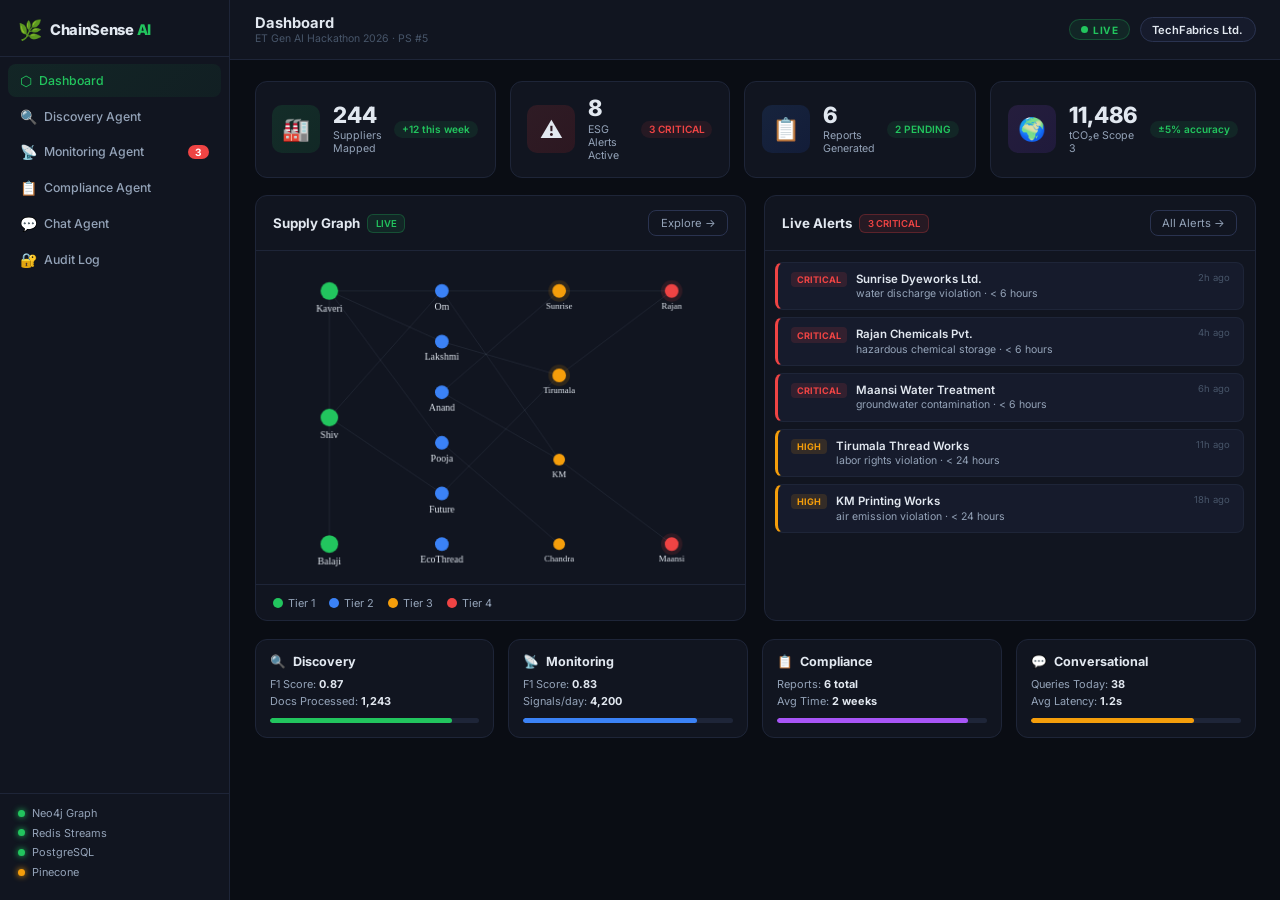
<file: Chiansense_AI.html>
<!DOCTYPE html>
<html lang="en">

<head>
    <meta charset="UTF-8" />
    <meta name="viewport" content="width=device-width, initial-scale=1.0" />
    <title>ChainSense AI — Scope 3 Supply Chain Intelligence</title>
    <meta name="description"
        content="ChainSense AI: Autonomous GenAI platform for Scope 3 supply chain ESG intelligence. Discover, monitor, and report on Tier 1-4 suppliers in real time." />
    <link rel="preconnect" href="https://fonts.googleapis.com" />
    <link
        href="https://fonts.googleapis.com/css2?family=Inter:wght@300;400;500;600;700;800&family=JetBrains+Mono:wght@400;500&display=swap"
        rel="stylesheet" />
    <style>
        /* ─── Reset & Base ─────────────────────────────────────────────────────────── */
        *,
        *::before,
        *::after {
            box-sizing: border-box;
            margin: 0;
            padding: 0;
        }

        :root {
            --bg: #0a0d14;
            --surface: #111520;
            --surface2: #161b2c;
            --border: #1e2538;
            --border2: #2a3350;
            --text: #e2e8f0;
            --text2: #94a3b8;
            --text3: #475569;
            --accent: #22c55e;
            --accent2: #16a34a;
            --blue: #3b82f6;
            --purple: #a855f7;
            --amber: #f59e0b;
            --red: #ef4444;
            --font: 'Inter', sans-serif;
            --mono: 'JetBrains Mono', monospace;
            --radius: 12px;
            --radius-sm: 8px;
            --sidebar-w: 230px;
            --topbar-h: 60px;
            --shadow: 0 4px 24px rgba(0, 0, 0, .45);
        }

        html {
            font-size: 14px;
        }

        body {
            font-family: var(--font);
            background: var(--bg);
            color: var(--text);
            display: flex;
            min-height: 100vh;
            overflow-x: hidden;
        }

        /* ─── Sidebar ───────────────────────────────────────────────────────────────── */
        .sidebar {
            width: var(--sidebar-w);
            background: var(--surface);
            border-right: 1px solid var(--border);
            display: flex;
            flex-direction: column;
            position: fixed;
            top: 0;
            left: 0;
            bottom: 0;
            z-index: 100;
            padding: 0 0 1rem;
        }

        .sidebar-logo {
            display: flex;
            align-items: center;
            gap: .6rem;
            padding: 1.25rem 1.25rem 1rem;
            border-bottom: 1px solid var(--border);
            margin-bottom: .5rem;
        }

        .logo-icon {
            font-size: 1.4rem;
        }

        .logo-text {
            font-weight: 800;
            font-size: 1.05rem;
            letter-spacing: -.3px;
        }

        .logo-accent {
            color: var(--accent);
        }

        .sidebar-nav {
            flex: 1;
            display: flex;
            flex-direction: column;
            gap: 2px;
            padding: 0 .6rem;
        }

        .nav-item {
            display: flex;
            align-items: center;
            gap: .55rem;
            background: none;
            border: none;
            color: var(--text2);
            padding: .6rem .8rem;
            border-radius: var(--radius-sm);
            cursor: pointer;
            font-size: .88rem;
            font-family: var(--font);
            font-weight: 500;
            text-align: left;
            width: 100%;
            transition: background .15s, color .15s;
            position: relative;
        }

        .nav-item:hover {
            background: var(--surface2);
            color: var(--text);
        }

        .nav-item.active {
            background: linear-gradient(135deg, #22c55e18, #16a34a12);
            color: var(--accent);
        }

        .nav-icon {
            font-size: 1rem;
        }

        .badge {
            margin-left: auto;
            background: var(--red);
            color: #fff;
            border-radius: 20px;
            padding: 1px 7px;
            font-size: .72rem;
            font-weight: 700;
        }

        .sidebar-status {
            border-top: 1px solid var(--border);
            padding: .9rem 1.25rem .5rem;
            display: flex;
            flex-direction: column;
            gap: .4rem;
        }

        .status-row {
            display: flex;
            align-items: center;
            gap: .5rem;
            font-size: .78rem;
            color: var(--text2);
        }

        .status-dot {
            width: 7px;
            height: 7px;
            border-radius: 50%;
        }

        .status-dot.green {
            background: var(--accent);
            box-shadow: 0 0 6px var(--accent);
        }

        .status-dot.yellow {
            background: var(--amber);
            box-shadow: 0 0 6px var(--amber);
        }

        /* ─── Main ──────────────────────────────────────────────────────────────────── */
        .main {
            margin-left: var(--sidebar-w);
            flex: 1;
            display: flex;
            flex-direction: column;
            min-height: 100vh;
        }

        .topbar {
            height: var(--topbar-h);
            background: var(--surface);
            border-bottom: 1px solid var(--border);
            display: flex;
            align-items: center;
            justify-content: space-between;
            padding: 0 1.75rem;
            position: sticky;
            top: 0;
            z-index: 90;
        }

        .topbar-left {
            display: flex;
            flex-direction: column;
        }

        .topbar-title {
            font-weight: 700;
            font-size: 1.05rem;
        }

        .topbar-sub {
            font-size: .75rem;
            color: var(--text3);
        }

        .topbar-right {
            display: flex;
            align-items: center;
            gap: .75rem;
        }

        .livepill {
            display: flex;
            align-items: center;
            gap: .4rem;
            background: #22c55e18;
            border: 1px solid #22c55e44;
            color: var(--accent);
            padding: .25rem .75rem;
            border-radius: 20px;
            font-size: .72rem;
            font-weight: 700;
            letter-spacing: .05em;
        }

        .pulse {
            width: 7px;
            height: 7px;
            border-radius: 50%;
            background: var(--accent);
            animation: pulse 1.4s infinite;
        }

        @keyframes pulse {

            0%,
            100% {
                opacity: 1;
                box-shadow: 0 0 0 0 #22c55e88;
            }

            50% {
                opacity: .7;
                box-shadow: 0 0 0 5px #22c55e00;
            }
        }

        .enterprise-badge {
            background: var(--surface2);
            border: 1px solid var(--border2);
            padding: .3rem .8rem;
            border-radius: 20px;
            font-size: .8rem;
            font-weight: 600;
        }

        /* ─── Tab Content ───────────────────────────────────────────────────────────── */
        .tab-content {
            display: none;
            padding: 1.5rem 1.75rem;
            flex: 1;
        }

        .tab-content.active {
            display: block;
        }

        /* ─── KPIs ──────────────────────────────────────────────────────────────────── */
        .kpi-row {
            display: grid;
            grid-template-columns: repeat(4, 1fr);
            gap: 1rem;
            margin-bottom: 1.25rem;
        }

        .kpi-card {
            background: var(--surface);
            border: 1px solid var(--border);
            border-radius: var(--radius);
            padding: 1.1rem 1.2rem;
            display: flex;
            align-items: center;
            gap: .9rem;
            transition: border-color .2s, transform .2s;
        }

        .kpi-card:hover {
            border-color: var(--border2);
            transform: translateY(-2px);
        }

        .kpi-icon {
            font-size: 1.6rem;
            width: 48px;
            height: 48px;
            border-radius: 10px;
            display: flex;
            align-items: center;
            justify-content: center;
        }

        .kpi-info {
            flex: 1;
        }

        .kpi-val {
            font-size: 1.6rem;
            font-weight: 800;
            line-height: 1;
        }

        .kpi-label {
            font-size: .76rem;
            color: var(--text2);
            margin-top: .2rem;
        }

        .kpi-delta {
            font-size: .72rem;
            font-weight: 600;
            padding: .15rem .55rem;
            border-radius: 20px;
            white-space: nowrap;
        }

        .kpi-delta.up {
            color: var(--accent);
            background: #22c55e18;
        }

        .kpi-delta.down {
            color: var(--red);
            background: #ef444418;
        }

        /* ─── Grid Layouts ──────────────────────────────────────────────────────────── */
        .grid-2 {
            display: grid;
            grid-template-columns: 1fr 1fr;
            gap: 1.25rem;
        }

        .grid-4 {
            display: grid;
            grid-template-columns: repeat(4, 1fr);
            gap: 1rem;
            margin-top: 1.25rem;
        }

        /* ─── Cards ─────────────────────────────────────────────────────────────────── */
        .card {
            background: var(--surface);
            border: 1px solid var(--border);
            border-radius: var(--radius);
            overflow: hidden;
        }

        .card-tall {
            min-height: 400px;
        }

        .card-header {
            display: flex;
            align-items: center;
            justify-content: space-between;
            padding: 1rem 1.25rem;
            border-bottom: 1px solid var(--border);
        }

        .card-header h2 {
            font-size: .95rem;
            font-weight: 700;
            display: flex;
            align-items: center;
            gap: .5rem;
        }

        /* ─── Tags ──────────────────────────────────────────────────────────────────── */
        .tag {
            font-size: .68rem;
            font-weight: 600;
            padding: .2rem .55rem;
            border-radius: 6px;
            background: var(--surface2);
            border: 1px solid var(--border2);
            color: var(--text2);
        }

        .tag-live {
            background: #22c55e18;
            border-color: #22c55e44;
            color: var(--accent);
        }

        .tag-crit {
            background: #ef444418;
            border-color: #ef444444;
            color: var(--red);
        }

        /* ─── Buttons ───────────────────────────────────────────────────────────────── */
        .btn-ghost {
            background: none;
            border: 1px solid var(--border2);
            color: var(--text2);
            padding: .35rem .8rem;
            border-radius: var(--radius-sm);
            cursor: pointer;
            font-family: var(--font);
            font-size: .8rem;
            transition: all .15s;
        }

        .btn-ghost:hover {
            border-color: var(--accent);
            color: var(--accent);
        }

        .btn-primary {
            background: linear-gradient(135deg, var(--accent), var(--accent2));
            color: #fff;
            border: none;
            padding: .6rem 1.25rem;
            border-radius: var(--radius-sm);
            cursor: pointer;
            font-family: var(--font);
            font-size: .88rem;
            font-weight: 600;
            transition: opacity .15s, transform .15s;
            width: 100%;
            margin-top: .5rem;
        }

        .btn-primary:hover {
            opacity: .9;
            transform: translateY(-1px);
        }

        .btn-success {
            background: linear-gradient(135deg, #22c55e, #16a34a);
            color: #fff;
            border: none;
            padding: .5rem 1rem;
            border-radius: var(--radius-sm);
            cursor: pointer;
            font-family: var(--font);
            font-size: .85rem;
            font-weight: 600;
            transition: opacity .15s;
        }

        .btn-success:hover {
            opacity: .9;
        }

        .btn-danger {
            background: linear-gradient(135deg, #ef4444, #dc2626);
            color: #fff;
            border: none;
            padding: .5rem 1rem;
            border-radius: var(--radius-sm);
            cursor: pointer;
            font-family: var(--font);
            font-size: .85rem;
            font-weight: 600;
            transition: opacity .15s;
        }

        .btn-danger:hover {
            opacity: .9;
        }

        /* ─── Graph Canvas ──────────────────────────────────────────────────────────── */
        canvas {
            display: block;
            width: 100%;
        }

        .graph-legend {
            display: flex;
            gap: 1rem;
            padding: .75rem 1.25rem;
            border-top: 1px solid var(--border);
        }

        .leg {
            display: flex;
            align-items: center;
            gap: .35rem;
            font-size: .78rem;
            color: var(--text2);
        }

        .dot {
            width: 10px;
            height: 10px;
            border-radius: 50%;
        }

        /* ─── Alert Feed ────────────────────────────────────────────────────────────── */
        .alert-feed {
            padding: .75rem;
            display: flex;
            flex-direction: column;
            gap: .5rem;
            max-height: 340px;
            overflow-y: auto;
        }

        .alert-mini {
            background: var(--surface2);
            border: 1px solid var(--border);
            border-radius: var(--radius-sm);
            padding: .65rem .9rem;
            display: flex;
            align-items: flex-start;
            gap: .6rem;
            animation: fadeIn .3s ease;
        }

        .alert-mini.CRITICAL {
            border-left: 3px solid var(--red);
        }

        .alert-mini.HIGH {
            border-left: 3px solid var(--amber);
        }

        .alert-mini.MEDIUM {
            border-left: 3px solid var(--blue);
        }

        .alert-mini.LOW {
            border-left: 3px solid var(--text3);
        }

        .alert-sev {
            font-size: .65rem;
            font-weight: 700;
            padding: .15rem .45rem;
            border-radius: 4px;
            white-space: nowrap;
        }

        .sev-CRITICAL {
            background: #ef444422;
            color: var(--red);
        }

        .sev-HIGH {
            background: #f59e0b22;
            color: var(--amber);
        }

        .sev-MEDIUM {
            background: #3b82f622;
            color: var(--blue);
        }

        .sev-LOW {
            background: #47556922;
            color: var(--text2);
        }

        .alert-info {
            flex: 1;
        }

        .alert-supplier {
            font-weight: 600;
            font-size: .82rem;
        }

        .alert-desc {
            font-size: .75rem;
            color: var(--text2);
            margin-top: .1rem;
        }

        .alert-time {
            font-size: .68rem;
            color: var(--text3);
            white-space: nowrap;
        }

        /* ─── Agent Cards ───────────────────────────────────────────────────────────── */
        .agent-card {
            background: var(--surface);
            border: 1px solid var(--border);
            border-radius: var(--radius);
            padding: 1rem;
        }

        .agent-hdr {
            display: flex;
            align-items: center;
            gap: .5rem;
            font-size: .9rem;
            margin-bottom: .6rem;
        }

        .agent-stat {
            font-size: .78rem;
            color: var(--text2);
            margin-bottom: .2rem;
        }

        .agent-stat b {
            color: var(--text);
        }

        .progress-bar {
            background: var(--border);
            border-radius: 20px;
            height: 5px;
            margin-top: .7rem;
            overflow: hidden;
        }

        .progress-fill {
            height: 100%;
            border-radius: 20px;
            transition: width 1s ease;
        }

        .green {
            color: var(--accent);
        }

        /* ─── Upload ────────────────────────────────────────────────────────────────── */
        .upload-zone {
            border: 2px dashed var(--border2);
            border-radius: var(--radius);
            padding: 2.5rem 1.5rem;
            text-align: center;
            cursor: pointer;
            margin: 1.25rem;
            transition: border-color .2s, background .2s;
        }

        .upload-zone:hover {
            border-color: var(--accent);
            background: #22c55e08;
        }

        .upload-icon {
            font-size: 2.5rem;
            margin-bottom: .75rem;
        }

        .upload-zone p {
            color: var(--text2);
            font-size: .9rem;
            margin-bottom: .35rem;
        }

        .upload-hint {
            font-size: .75rem;
            color: var(--text3);
        }

        .stage-list {
            padding: 1rem 1.25rem;
            display: flex;
            flex-direction: column;
            gap: .5rem;
        }

        .stage-item {
            display: flex;
            align-items: center;
            gap: .6rem;
            font-size: .82rem;
            color: var(--text2);
        }

        .stage-icon {
            font-size: 1rem;
        }

        /* ─── Tables ────────────────────────────────────────────────────────────────── */
        .data-table {
            width: 100%;
            border-collapse: collapse;
        }

        .data-table th {
            padding: .65rem 1rem;
            text-align: left;
            font-size: .72rem;
            font-weight: 600;
            color: var(--text3);
            border-bottom: 1px solid var(--border);
            text-transform: uppercase;
            letter-spacing: .05em;
            background: var(--surface);
        }

        .data-table td {
            padding: .65rem 1rem;
            font-size: .82rem;
            border-bottom: 1px solid var(--border);
        }

        .data-table tr:last-child td {
            border-bottom: none;
        }

        .data-table tr:hover td {
            background: var(--surface2);
        }

        .risk-badge {
            display: inline-flex;
            align-items: center;
            gap: .3rem;
            padding: .2rem .5rem;
            border-radius: 6px;
            font-size: .75rem;
            font-weight: 600;
        }

        .risk-low {
            background: #22c55e18;
            color: var(--accent);
        }

        .risk-med {
            background: #f59e0b18;
            color: var(--amber);
        }

        .risk-high {
            background: #ef444418;
            color: var(--red);
        }

        #supplier-table-wrap {
            max-height: 260px;
            overflow-y: auto;
        }

        /* ─── Filter toolbar ────────────────────────────────────────────────────────── */
        .filter-toolbar {
            display: flex;
            align-items: center;
            gap: .5rem;
            flex-wrap: wrap;
            margin-bottom: 1.25rem;
            font-size: .8rem;
            color: var(--text2);
        }

        .filter-row {
            display: flex;
            gap: .4rem;
        }

        .pill {
            background: var(--surface2);
            border: 1px solid var(--border2);
            color: var(--text2);
            padding: .3rem .75rem;
            border-radius: 20px;
            cursor: pointer;
            font-family: var(--font);
            font-size: .78rem;
            transition: all .15s;
        }

        .pill:hover,
        .pill.active {
            background: var(--accent);
            border-color: var(--accent);
            color: #fff;
        }

        .pill.crit {}

        .pill.crit.active {
            background: var(--red);
            border-color: var(--red);
        }

        .pill.high.active {
            background: var(--amber);
            border-color: var(--amber);
        }

        /* ─── Alerts Grid ───────────────────────────────────────────────────────────── */
        .alerts-grid {
            display: flex;
            flex-direction: column;
            gap: .85rem;
        }

        .alert-card {
            background: var(--surface);
            border: 1px solid var(--border);
            border-radius: var(--radius);
            padding: 1.1rem 1.25rem;
            display: flex;
            align-items: flex-start;
            gap: 1rem;
            animation: fadeIn .3s ease;
            transition: border-color .2s;
        }

        .alert-card:hover {
            border-color: var(--border2);
        }

        .alert-card.CRITICAL {
            border-left: 4px solid var(--red);
        }

        .alert-card.HIGH {
            border-left: 4px solid var(--amber);
        }

        .alert-card.MEDIUM {
            border-left: 4px solid var(--blue);
        }

        .alert-card.LOW {
            border-left: 4px solid var(--text3);
        }

        .alert-card-sev {
            min-width: 85px;
        }

        .alert-card-body {
            flex: 1;
        }

        .alert-card-supplier {
            font-weight: 700;
            font-size: .9rem;
            margin-bottom: .25rem;
        }

        .alert-card-summary {
            font-size: .82rem;
            color: var(--text2);
            line-height: 1.5;
            margin-bottom: .5rem;
        }

        .alert-card-meta {
            display: flex;
            gap: 1rem;
            flex-wrap: wrap;
        }

        .alert-meta-item {
            font-size: .72rem;
            color: var(--text3);
        }

        .alert-meta-item b {
            color: var(--text2);
        }

        .alert-labels {
            display: flex;
            gap: .35rem;
        }

        .label-chip {
            font-size: .68rem;
            font-weight: 700;
            padding: .15rem .45rem;
            border-radius: 4px;
            background: var(--surface2);
            border: 1px solid var(--border2);
            color: var(--text2);
        }

        .label-E {
            background: #22c55e18;
            border-color: #22c55e44;
            color: var(--accent);
        }

        .label-S {
            background: #3b82f618;
            border-color: #3b82f644;
            color: var(--blue);
        }

        .label-G {
            background: #a855f718;
            border-color: #a855f744;
            color: var(--purple);
        }

        .conf-bar {
            display: flex;
            align-items: center;
            gap: .5rem;
            margin-top: .4rem;
        }

        .conf-track {
            flex: 1;
            height: 4px;
            background: var(--border);
            border-radius: 20px;
            overflow: hidden;
        }

        .conf-fill {
            height: 100%;
            border-radius: 20px;
            background: linear-gradient(90deg, var(--accent), var(--blue));
        }

        .conf-text {
            font-size: .7rem;
            color: var(--text3);
            white-space: nowrap;
        }

        /* ─── Compliance ────────────────────────────────────────────────────────────── */
        .form-group {
            padding: 1rem 1.25rem;
        }

        .form-group label {
            display: block;
            font-size: .78rem;
            color: var(--text2);
            margin-bottom: .4rem;
            font-weight: 600;
        }

        .form-select {
            width: 100%;
            background: var(--surface2);
            border: 1px solid var(--border2);
            color: var(--text);
            padding: .55rem .75rem;
            border-radius: var(--radius-sm);
            font-family: var(--font);
            font-size: .85rem;
        }

        .radio-group {
            display: flex;
            flex-wrap: wrap;
            gap: .5rem;
        }

        .radio-item {
            display: flex;
            align-items: center;
            gap: .4rem;
            background: var(--surface2);
            border: 1px solid var(--border2);
            padding: .35rem .75rem;
            border-radius: var(--radius-sm);
            cursor: pointer;
            font-size: .82rem;
            transition: border-color .15s;
        }

        .radio-item:has(input:checked) {
            border-color: var(--accent);
            color: var(--accent);
        }

        .hitl-flow {
            display: flex;
            align-items: center;
            gap: .4rem;
            flex-wrap: wrap;
            padding: 1.25rem;
            justify-content: center;
        }

        .hitl-state {
            padding: .5rem .9rem;
            border-radius: var(--radius-sm);
            background: var(--surface2);
            border: 1px solid var(--border2);
            font-size: .8rem;
            font-weight: 600;
            color: var(--text2);
            transition: all .3s;
        }

        .hitl-state.active {
            background: #22c55e22;
            border-color: var(--accent);
            color: var(--accent);
        }

        .hitl-state.done {
            background: #22c55e18;
            border-color: #22c55e44;
            color: var(--accent);
            opacity: .6;
        }

        .hitl-arrow {
            color: var(--text3);
            font-size: .9rem;
        }

        #report-actions {
            display: flex;
            gap: .75rem;
            flex-wrap: wrap;
            padding: 0 1.25rem 1.25rem;
        }

        .report-section {
            padding: .75rem 1.25rem;
            border-bottom: 1px solid var(--border);
        }

        .report-section:last-child {
            border-bottom: none;
        }

        .report-section-title {
            font-size: .8rem;
            font-weight: 700;
            color: var(--text2);
            margin-bottom: .5rem;
            text-transform: uppercase;
            letter-spacing: .05em;
        }

        .report-field {
            display: flex;
            gap: .5rem;
            margin-bottom: .3rem;
            font-size: .82rem;
        }

        .report-field-key {
            color: var(--text3);
            min-width: 200px;
        }

        .report-gap {
            background: #ef444408;
            border: 1px solid #ef444422;
            border-radius: 6px;
            padding: .4rem .7rem;
            margin-bottom: .35rem;
            font-size: .8rem;
            color: #f87171;
        }

        .report-remed {
            background: #22c55e08;
            border: 1px solid #22c55e22;
            border-radius: 6px;
            padding: .4rem .7rem;
            margin-bottom: .35rem;
            font-size: .8rem;
            color: #4ade80;
        }

        .emit-big {
            font-size: 2rem;
            font-weight: 800;
            color: var(--accent);
            padding: 1rem 1.25rem;
        }

        .emit-sub {
            font-size: .78rem;
            color: var(--text2);
        }

        /* ─── Chat ──────────────────────────────────────────────────────────────────── */
        .chat-container {
            max-width: 820px;
            margin: 0 auto;
            display: flex;
            flex-direction: column;
            height: calc(100vh - var(--topbar-h) - 3rem);
        }

        .chat-suggestions {
            margin-bottom: 1.5rem;
        }

        .sugg-label {
            font-size: .78rem;
            color: var(--text3);
            margin-bottom: .6rem;
        }

        .sugg-grid {
            display: flex;
            flex-wrap: wrap;
            gap: .5rem;
        }

        .sugg-chip {
            background: var(--surface2);
            border: 1px solid var(--border2);
            color: var(--text2);
            padding: .4rem .85rem;
            border-radius: 20px;
            cursor: pointer;
            font-family: var(--font);
            font-size: .78rem;
            transition: all .15s;
        }

        .sugg-chip:hover {
            border-color: var(--accent);
            color: var(--accent);
        }

        .chat-messages {
            flex: 1;
            overflow-y: auto;
            display: flex;
            flex-direction: column;
            gap: .9rem;
            padding: .25rem 0;
        }

        .chat-msg {
            display: flex;
            gap: .75rem;
            max-width: 100%;
            animation: fadeIn .25s ease;
        }

        .chat-msg.user {
            flex-direction: row-reverse;
        }

        .chat-avatar {
            width: 34px;
            height: 34px;
            border-radius: 50%;
            display: flex;
            align-items: center;
            justify-content: center;
            font-size: 1rem;
            flex-shrink: 0;
        }

        .chat-msg.ai .chat-avatar {
            background: linear-gradient(135deg, #22c55e, #16a34a);
        }

        .chat-msg.user .chat-avatar {
            background: linear-gradient(135deg, #3b82f6, #1d4ed8);
        }

        .chat-bubble {
            background: var(--surface);
            border: 1px solid var(--border);
            border-radius: var(--radius);
            padding: .85rem 1.1rem;
            font-size: .85rem;
            line-height: 1.6;
            max-width: 82%;
        }

        .chat-msg.user .chat-bubble {
            background: linear-gradient(135deg, #3b82f618, #1d4ed813);
            border-color: #3b82f644;
        }

        .chat-msg.ai .chat-bubble pre {
            background: var(--surface2);
            border: 1px solid var(--border2);
            border-radius: var(--radius-sm);
            padding: .75rem;
            margin: .5rem 0;
            font-family: var(--mono);
            font-size: .75rem;
            overflow-x: auto;
            white-space: pre-wrap;
        }

        .chat-input-row {
            display: flex;
            gap: .75rem;
            margin-top: 1rem;
        }

        .chat-input {
            flex: 1;
            background: var(--surface);
            border: 1px solid var(--border2);
            color: var(--text);
            padding: .7rem 1rem;
            border-radius: var(--radius-sm);
            font-family: var(--font);
            font-size: .88rem;
            outline: none;
            transition: border-color .15s;
        }

        .chat-input:focus {
            border-color: var(--accent);
        }

        .chat-send {
            width: 100px;
        }

        .chat-footnote {
            font-size: .72rem;
            color: var(--text3);
            text-align: center;
            margin-top: .75rem;
        }

        .typing {
            display: flex;
            gap: 4px;
            padding: .5rem .25rem;
        }

        .typing span {
            width: 7px;
            height: 7px;
            border-radius: 50%;
            background: var(--text3);
            animation: bounce .9s infinite;
        }

        .typing span:nth-child(2) {
            animation-delay: .2s;
        }

        .typing span:nth-child(3) {
            animation-delay: .4s;
        }

        @keyframes bounce {

            0%,
            80%,
            100% {
                transform: translateY(0)
            }

            40% {
                transform: translateY(-6px)
            }
        }

        /* ─── Audit Log ─────────────────────────────────────────────────────────────── */
        .mono {
            font-family: var(--mono);
            font-size: .72rem;
            color: var(--text3);
        }

        /* ─── Misc ──────────────────────────────────────────────────────────────────── */
        .empty-state {
            padding: 2rem;
            text-align: center;
            color: var(--text3);
            font-size: .85rem;
        }

        @keyframes fadeIn {
            from {
                opacity: 0;
                transform: translateY(4px)
            }

            to {
                opacity: 1;
                transform: translateY(0)
            }
        }

        /* ─── Scrollbar ─────────────────────────────────────────────────────────────── */
        ::-webkit-scrollbar {
            width: 5px;
            height: 5px;
        }

        ::-webkit-scrollbar-track {
            background: var(--bg);
        }

        ::-webkit-scrollbar-thumb {
            background: var(--border2);
            border-radius: 20px;
        }
    </style>
</head>

<body>
    <!-- Sidebar -->
    <aside class="sidebar" id="sidebar">
        <div class="sidebar-logo">
            <span class="logo-icon">🌿</span>
            <span class="logo-text">ChainSense<span class="logo-accent"> AI</span></span>
        </div>
        <nav class="sidebar-nav">
            <button class="nav-item active" data-tab="dashboard" id="nav-dashboard">
                <span class="nav-icon">⬡</span> Dashboard
            </button>
            <button class="nav-item" data-tab="discovery" id="nav-discovery">
                <span class="nav-icon">🔍</span> Discovery Agent
            </button>
            <button class="nav-item" data-tab="monitoring" id="nav-monitoring">
                <span class="nav-icon">📡</span> Monitoring Agent
                <span class="badge" id="alert-badge">3</span>
            </button>
            <button class="nav-item" data-tab="compliance" id="nav-compliance">
                <span class="nav-icon">📋</span> Compliance Agent
            </button>
            <button class="nav-item" data-tab="conversational" id="nav-conversational">
                <span class="nav-icon">💬</span> Chat Agent
            </button>
            <button class="nav-item" data-tab="auditlog" id="nav-auditlog">
                <span class="nav-icon">🔐</span> Audit Log
            </button>
        </nav>
        <div class="sidebar-status">
            <div class="status-row"><span class="status-dot green"></span> Neo4j Graph</div>
            <div class="status-row"><span class="status-dot green"></span> Redis Streams</div>
            <div class="status-row"><span class="status-dot green"></span> PostgreSQL</div>
            <div class="status-row"><span class="status-dot yellow"></span> Pinecone</div>
        </div>
    </aside>

    <!-- Main -->
    <main class="main">
        <!-- Top Bar -->
        <header class="topbar">
            <div class="topbar-left">
                <span class="topbar-title" id="page-title">Dashboard</span>
                <span class="topbar-sub" id="page-sub">ET Gen AI Hackathon 2026 · PS #5</span>
            </div>
            <div class="topbar-right">
                <div class="livepill"><span class="pulse"></span> LIVE</div>
                <div class="enterprise-badge">TechFabrics Ltd.</div>
            </div>
        </header>

        <!-- ═══════════════════════ DASHBOARD ═══════════════════════ -->
        <section class="tab-content active" id="tab-dashboard">
            <div class="kpi-row">
                <div class="kpi-card">
                    <div class="kpi-icon" style="background:linear-gradient(135deg,#22c55e22,#16a34a22)">🏭</div>
                    <div class="kpi-info">
                        <div class="kpi-val" id="kpi-suppliers">247</div>
                        <div class="kpi-label">Suppliers Mapped</div>
                    </div>
                    <div class="kpi-delta up">+12 this week</div>
                </div>
                <div class="kpi-card">
                    <div class="kpi-icon" style="background:linear-gradient(135deg,#ef444422,#dc262622)">⚠️</div>
                    <div class="kpi-info">
                        <div class="kpi-val" id="kpi-alerts">18</div>
                        <div class="kpi-label">ESG Alerts Active</div>
                    </div>
                    <div class="kpi-delta down">3 CRITICAL</div>
                </div>
                <div class="kpi-card">
                    <div class="kpi-icon" style="background:linear-gradient(135deg,#3b82f622,#1d4ed822)">📋</div>
                    <div class="kpi-info">
                        <div class="kpi-val" id="kpi-reports">6</div>
                        <div class="kpi-label">Reports Generated</div>
                    </div>
                    <div class="kpi-delta up">2 PENDING</div>
                </div>
                <div class="kpi-card">
                    <div class="kpi-icon" style="background:linear-gradient(135deg,#a855f722,#7c3aed22)">🌍</div>
                    <div class="kpi-info">
                        <div class="kpi-val" id="kpi-co2">12,480</div>
                        <div class="kpi-label">tCO₂e Scope 3</div>
                    </div>
                    <div class="kpi-delta up">±5% accuracy</div>
                </div>
            </div>

            <div class="grid-2">
                <!-- Supply Graph Preview -->
                <div class="card card-tall">
                    <div class="card-header">
                        <h2>Supply Graph <span class="tag tag-live">LIVE</span></h2>
                        <button class="btn-ghost" onclick="switchTab('discovery')">Explore →</button>
                    </div>
                    <canvas id="graphCanvas" width="500" height="340"></canvas>
                    <div class="graph-legend">
                        <span class="leg"><span class="dot" style="background:#22c55e"></span>Tier 1</span>
                        <span class="leg"><span class="dot" style="background:#3b82f6"></span>Tier 2</span>
                        <span class="leg"><span class="dot" style="background:#f59e0b"></span>Tier 3</span>
                        <span class="leg"><span class="dot" style="background:#ef4444"></span>Tier 4</span>
                    </div>
                </div>

                <!-- Live Alerts Feed -->
                <div class="card card-tall">
                    <div class="card-header">
                        <h2>Live Alerts <span class="tag tag-crit">3 CRITICAL</span></h2>
                        <button class="btn-ghost" onclick="switchTab('monitoring')">All Alerts →</button>
                    </div>
                    <div class="alert-feed" id="alert-feed-dash"></div>
                </div>
            </div>

            <!-- Agent Status Row -->
            <div class="grid-4">
                <div class="agent-card">
                    <div class="agent-hdr"><span>🔍</span><b>Discovery</b></div>
                    <div class="agent-stat">F1 Score: <b class="green">0.87</b></div>
                    <div class="agent-stat">Docs Processed: <b>1,243</b></div>
                    <div class="progress-bar">
                        <div class="progress-fill" style="width:87%;background:#22c55e"></div>
                    </div>
                </div>
                <div class="agent-card">
                    <div class="agent-hdr"><span>📡</span><b>Monitoring</b></div>
                    <div class="agent-stat">F1 Score: <b class="green">0.83</b></div>
                    <div class="agent-stat">Signals/day: <b>4,200</b></div>
                    <div class="progress-bar">
                        <div class="progress-fill" style="width:83%;background:#3b82f6"></div>
                    </div>
                </div>
                <div class="agent-card">
                    <div class="agent-hdr"><span>📋</span><b>Compliance</b></div>
                    <div class="agent-stat">Reports: <b>6 total</b></div>
                    <div class="agent-stat">Avg Time: <b class="green">2 weeks</b></div>
                    <div class="progress-bar">
                        <div class="progress-fill" style="width:91%;background:#a855f7"></div>
                    </div>
                </div>
                <div class="agent-card">
                    <div class="agent-hdr"><span>💬</span><b>Conversational</b></div>
                    <div class="agent-stat">Queries Today: <b>38</b></div>
                    <div class="agent-stat">Avg Latency: <b class="green">1.2s</b></div>
                    <div class="progress-bar">
                        <div class="progress-fill" style="width:78%;background:#f59e0b"></div>
                    </div>
                </div>
            </div>
        </section>

        <!-- ═══════════════════════ DISCOVERY ═══════════════════════ -->
        <section class="tab-content" id="tab-discovery">
            <div class="grid-2" style="margin-bottom:1.5rem;">
                <div class="card">
                    <div class="card-header">
                        <h2>Upload Invoice / PO</h2>
                    </div>
                    <div class="upload-zone" id="upload-zone" onclick="simulateUpload()">
                        <div class="upload-icon">📄</div>
                        <p>Click to upload or drag PDF/image invoice</p>
                        <span class="upload-hint">Supported: PDF, PNG, JPG · Max 20MB · PII auto-anonymized</span>
                    </div>
                    <div id="ner-progress" style="display:none">
                        <div class="stage-list" id="stage-list"></div>
                    </div>
                </div>
                <div class="card">
                    <div class="card-header">
                        <h2>NER Results <span class="tag">LLaMA 3.1-8B</span></h2>
                    </div>
                    <div id="ner-results">
                        <div class="empty-state">Upload an invoice to see extracted supplier entities</div>
                    </div>
                </div>
            </div>
            <div class="card">
                <div class="card-header">
                    <h2>Supplier Graph <span class="tag tag-live">247 nodes · 389 edges</span></h2>
                    <div class="filter-row">
                        <button class="pill active" onclick="filterGraph('all',this)">All</button>
                        <button class="pill" onclick="filterGraph('t1',this)">Tier 1</button>
                        <button class="pill" onclick="filterGraph('t2',this)">Tier 2</button>
                        <button class="pill" onclick="filterGraph('t3',this)">Tier 3+</button>
                    </div>
                </div>
                <canvas id="graphCanvasBig" width="900" height="420"></canvas>
                <div id="supplier-table-wrap">
                    <table class="data-table" id="supplier-table">
                        <thead>
                            <tr>
                                <th>Supplier</th>
                                <th>GST</th>
                                <th>Tier</th>
                                <th>Location</th>
                                <th>Material</th>
                                <th>Risk Score</th>
                                <th>Status</th>
                            </tr>
                        </thead>
                        <tbody id="supplier-tbody"></tbody>
                    </table>
                </div>
            </div>
        </section>

        <!-- ═══════════════════════ MONITORING ═══════════════════════ -->
        <section class="tab-content" id="tab-monitoring">
            <div class="filter-toolbar">
                <label>Severity:</label>
                <button class="pill active" onclick="filterAlerts('all',this)">All</button>
                <button class="pill crit" onclick="filterAlerts('CRITICAL',this)">CRITICAL</button>
                <button class="pill high" onclick="filterAlerts('HIGH',this)">HIGH</button>
                <button class="pill med" onclick="filterAlerts('MEDIUM',this)">MEDIUM</button>
                <button class="pill low" onclick="filterAlerts('LOW',this)">LOW</button>
                &nbsp;&nbsp;<label>Label:</label>
                <button class="pill" onclick="filterAlerts('E',this)">🌿 Environmental</button>
                <button class="pill" onclick="filterAlerts('S',this)">🤝 Social</button>
                <button class="pill" onclick="filterAlerts('G',this)">🏛️ Governance</button>
            </div>
            <div id="alerts-grid" class="alerts-grid"></div>
        </section>

        <!-- ═══════════════════════ COMPLIANCE ═══════════════════════ -->
        <section class="tab-content" id="tab-compliance">
            <div class="grid-2" style="margin-bottom:1.5rem">
                <div class="card">
                    <div class="card-header">
                        <h2>Generate Compliance Report</h2>
                    </div>
                    <div class="form-group">
                        <label>Supplier</label>
                        <select id="report-supplier" class="form-select">
                            <option>Sunrise Dyeworks Ltd. (Tier 3)</option>
                            <option>Kaveri Spinning Mills (Tier 1)</option>
                            <option>Om Weaving Corporation (Tier 2)</option>
                            <option>Tirumala Thread Works (Tier 3)</option>
                        </select>
                    </div>
                    <div class="form-group">
                        <label>Framework</label>
                        <div class="radio-group">
                            <label class="radio-item"><input type="radio" name="framework" value="BRSR_CORE" checked />
                                BRSR Core (SEBI)</label>
                            <label class="radio-item"><input type="radio" name="framework" value="CSRD_ESRS" /> EU
                                CSRD/ESRS</label>
                            <label class="radio-item"><input type="radio" name="framework" value="GRI_2021" /> GRI
                                2021</label>
                            <label class="radio-item"><input type="radio" name="framework" value="SASB" /> SASB</label>
                        </div>
                    </div>
                    <button class="btn-primary" id="gen-report-btn" onclick="generateReport()">⚡ Generate
                        Report</button>
                </div>
                <div class="card">
                    <div class="card-header">
                        <h2>HITL State Machine</h2>
                    </div>
                    <div class="hitl-flow" id="hitl-flow">
                        <div class="hitl-state" id="hs-DRAFT">DRAFT</div>
                        <div class="hitl-arrow">→</div>
                        <div class="hitl-state" id="hs-PENDING_REVIEW">PENDING REVIEW</div>
                        <div class="hitl-arrow">→</div>
                        <div class="hitl-state" id="hs-APPROVED">APPROVED</div>
                        <div class="hitl-arrow">→</div>
                        <div class="hitl-state" id="hs-FILED">FILED ✅</div>
                    </div>
                    <div id="report-actions" style="margin-top:1rem;display:none">
                        <button class="btn-success" onclick="approveReport()">✅ Approve Report</button>
                        <button class="btn-danger" onclick="requestRevision()">↩ Request Revision</button>
                    </div>
                </div>
            </div>
            <div class="card" id="report-preview-card" style="display:none">
                <div class="card-header">
                    <h2 id="report-title">BRSR Core Compliance Report</h2>
                    <div>
                        <span class="tag" id="report-state-badge">DRAFT</span>
                        <button class="btn-ghost" onclick="downloadReport()">⬇ Download JSON</button>
                    </div>
                </div>
                <div id="report-content"></div>
            </div>
            <div class="card">
                <div class="card-header">
                    <h2>Report Registry</h2>
                </div>
                <table class="data-table">
                    <thead>
                        <tr>
                            <th>Report ID</th>
                            <th>Supplier</th>
                            <th>Framework</th>
                            <th>Model Used</th>
                            <th>State</th>
                            <th>Created</th>
                            <th>Actions</th>
                        </tr>
                    </thead>
                    <tbody id="report-registry"></tbody>
                </table>
            </div>
        </section>

        <!-- ═══════════════════════ CONVERSATIONAL ═══════════════════════ -->
        <section class="tab-content" id="tab-conversational">
            <div class="chat-container">
                <div class="chat-suggestions" id="chat-suggestions">
                    <p class="sugg-label">Try asking:</p>
                    <div class="sugg-grid">
                        <button class="sugg-chip" onclick="sendSuggestion(this)">Show Tamil Nadu suppliers with water
                            risk score &gt; 70</button>
                        <button class="sugg-chip" onclick="sendSuggestion(this)">Which Tier-3 suppliers have CPCB
                            violations in the last 30 days?</button>
                        <button class="sugg-chip" onclick="sendSuggestion(this)">Generate a Scope 3 emissions summary
                            for Kaveri Spinning Mills</button>
                        <button class="sugg-chip" onclick="sendSuggestion(this)">What are the top 5 suppliers by ESG
                            risk score?</button>
                        <button class="sugg-chip" onclick="sendSuggestion(this)">List all suppliers missing ISO 14001
                            certification</button>
                        <button class="sugg-chip" onclick="sendSuggestion(this)">Show suppliers with water discharge
                            violations near Tirupur</button>
                    </div>
                </div>
                <div class="chat-messages" id="chat-messages"></div>
                <div class="chat-input-row">
                    <input type="text" id="chat-input" class="chat-input"
                        placeholder="Ask anything about your supply chain..."
                        onkeydown="if(event.key==='Enter') sendChat()" />
                    <button class="btn-primary chat-send" onclick="sendChat()">Send ↗</button>
                </div>
                <div class="chat-footnote">Powered by LangChain · Cypher query generation · Neo4j + Pinecone · IndicBERT
                    multilingual</div>
            </div>
        </section>

        <!-- ═══════════════════════ AUDIT LOG ═══════════════════════ -->
        <section class="tab-content" id="tab-auditlog">
            <div class="card" style="margin-bottom:1.5rem">
                <div class="card-header">
                    <h2>Tamper-Evident Audit Trail <span class="tag">SHA-256 Hash Chain</span></h2>
                    <div class="topbar-right">
                        <span class="tag tag-live">PostgreSQL Append-Only</span>
                    </div>
                </div>
                <table class="data-table" id="audit-table">
                    <thead>
                        <tr>
                            <th>#</th>
                            <th>Timestamp</th>
                            <th>Agent</th>
                            <th>Event</th>
                            <th>Input Hash</th>
                            <th>Model</th>
                            <th>Confidence</th>
                            <th>Chain Hash</th>
                        </tr>
                    </thead>
                    <tbody id="audit-tbody"></tbody>
                </table>
            </div>
        </section>
    </main>

    <script>
        // ─── Mock Data for ChainSense AI Demo ─────────────────────────────────────────

        const SUPPLIERS = [
            { id: "SUP001", name: "Kaveri Spinning Mills", gst: "33AABCK1234M1Z5", tier: 1, location: "Coimbatore, TN", material: "Cotton Yarn", risk: 28, certs: ["ISO 9001", "GOTS"], status: "Active" },
            { id: "SUP002", name: "Sunrise Dyeworks Ltd.", gst: "33AASSD5678N2Z8", tier: 3, location: "Tirupur, TN", material: "Synthetic Dyes", risk: 91, certs: [], status: "Active" },
            { id: "SUP003", name: "Om Weaving Corporation", gst: "33AACOW3344P3Z2", tier: 2, location: "Erode, TN", material: "Woven Fabric", risk: 55, certs: ["ISO 14001"], status: "Active" },
            { id: "SUP004", name: "Tirumala Thread Works", gst: "29AACTT9988Q4Z1", tier: 3, location: "Mysore, KA", material: "Polyester Thread", risk: 73, certs: ["ISO 9001"], status: "Active" },
            { id: "SUP005", name: "Rajan Chemicals Pvt.", gst: "33AACRJ4422R5Z9", tier: 4, location: "Chennai, TN", material: "Bleaching Agent", risk: 88, certs: [], status: "Active" },
            { id: "SUP006", name: "Shiv Textiles Exports", gst: "27AACST6688S6Z4", tier: 1, location: "Surat, GJ", material: "Polyester Fabric", risk: 41, certs: ["GOTS", "Oeko-Tex"], status: "Active" },
            { id: "SUP007", name: "Lakshmi Embroidery Co.", gst: "33AACLE2255T7Z3", tier: 2, location: "Tirupur, TN", material: "Embroidery", risk: 33, certs: ["ISO 9001"], status: "Active" },
            { id: "SUP008", name: "Balaji Logistics Hub", gst: "33AACBL7711U8Z7", tier: 1, location: "Chennai, TN", material: "3PL Logistics", risk: 19, certs: ["ISO 14001"], status: "Active" },
            { id: "SUP009", name: "KM Printing Works", gst: "33AACKM3388V9Z6", tier: 3, location: "Karur, TN", material: "Screen Printing", risk: 62, certs: [], status: "Active" },
            { id: "SUP010", name: "Anand Packaging Ltd.", gst: "33AACAN5555W1Z5", tier: 2, location: "Salem, TN", material: "Packaging", risk: 24, certs: ["ISO 14001"], status: "Active" },
            { id: "SUP011", name: "Pooja Zippers & Fastenings", gst: "27AACPZ8877X2Z1", tier: 2, location: "Ahmedabad, GJ", material: "Zippers", risk: 36, certs: ["ISO 9001"], status: "Active" },
            { id: "SUP012", name: "Maansi Water Treatment", gst: "33AACMW1122Y3Z2", tier: 4, location: "Tirupur, TN", material: "Water Treatment", risk: 79, certs: [], status: "Watch" },
            { id: "SUP013", name: "Future Knits Pvt. Ltd.", gst: "33AACFK4466Z4Z8", tier: 2, location: "Ludhiana, PB", material: "Knitwear", risk: 45, certs: ["ISO 9001", "GOTS"], status: "Active" },
            { id: "SUP014", name: "Chandra Button Works", gst: "07AACCB3311A5Z4", tier: 3, location: "Delhi, DL", material: "Buttons/Accessories", risk: 22, certs: [], status: "Active" },
            { id: "SUP015", name: "EcoThread Solutions", gst: "33AACEL9944B6Z3", tier: 2, location: "Tirupur, TN", material: "Recycled Yarn", risk: 15, certs: ["GRS", "Oeko-Tex", "ISO 14001"], status: "Active" },
        ];

        const ESG_ALERTS = [
            {
                id: "ALT001", supplier_id: "SUP002", severity: "CRITICAL", labels: ["E"],
                violation_type: "water_discharge_violation",
                summary: "CPCB inspection on 2026-03-24 confirmed that Sunrise Dyeworks is discharging untreated effluent containing reactive azo dyes directly into the Noyyal River. COD levels at 4,200 mg/L (limit: 250 mg/L). Closure notice issued. Potential ₹2.4Cr penalty.",
                sources: ["CPCB Enforcement Report #26/TN/2026", "Reuters India", "Tamil Nadu SPCB"],
                confidence: 0.96, alert_tier: "< 6 hours", time: "2h ago",
                predicted_risk_days: 0
            },
            {
                id: "ALT002", supplier_id: "SUP005", severity: "CRITICAL", labels: ["E", "G"],
                violation_type: "hazardous_chemical_storage",
                summary: "MCA filing discrepancy detected: Rajan Chemicals Pvt. declared 140MT bleach storage but site inspection by CPCB found 480MT stockpile in unmarked containers, violating Hazardous Waste Rules 2016. Criminal complaint filed by District Collector.",
                sources: ["MCA Filings Portal", "CPCB Inspection DB", "ANI News"],
                confidence: 0.93, alert_tier: "< 6 hours", time: "4h ago",
                predicted_risk_days: 0
            },
            {
                id: "ALT003", supplier_id: "SUP012", severity: "CRITICAL", labels: ["E"],
                violation_type: "groundwater_contamination",
                summary: "Sentinel-2 satellite imagery shows anomalous spectral signature in 500m radius around Maansi Water Treatment facility indicating subsurface leachate plume. Social media reports of discoloured borewell water in adjacent residential areas. TNPCB notified.",
                sources: ["Sentinel-2 ESA", "Twitter/X API", "TNPCB Portal"],
                confidence: 0.88, alert_tier: "< 6 hours", time: "6h ago",
                predicted_risk_days: 0
            },
            {
                id: "ALT004", supplier_id: "SUP004", severity: "HIGH", labels: ["S"],
                violation_type: "labor_rights_violation",
                summary: "Labour Department inspection at Tirumala Thread Works found 38 migrant workers from Odisha employed without proper contracts. Minimum wage records show ₹180/day paid against ₹345/day mandate. Factory manager detained for questioning.",
                sources: ["ET Now", "Labour Department Karnataka", "LinkedIn reports"],
                confidence: 0.82, alert_tier: "< 24 hours", time: "11h ago",
                predicted_risk_days: 0
            },
            {
                id: "ALT005", supplier_id: "SUP009", severity: "HIGH", labels: ["E"],
                violation_type: "air_emission_violation",
                summary: "KM Printing Works screen printing plant exceeded PM2.5 emission threshold by 3.2× during nighttime operations. SPCB stack monitor triggered 14 automated alerts over 48hr period. Warning notice issued; 15-day compliance deadline.",
                sources: ["SPCB Real-Time Monitor", "Pollution Control Board TN"],
                confidence: 0.79, alert_tier: "< 24 hours", time: "18h ago",
                predicted_risk_days: 0
            },
            {
                id: "ALT006", supplier_id: "SUP003", severity: "MEDIUM", labels: ["E", "S"],
                violation_type: "certification_expiry_risk",
                summary: "Om Weaving Corporation's ISO 14001 certification expires in 47 days (May 15, 2026). No renewal audit has been scheduled. Losing this certification will affect BRSR Core Section A9 disclosures and may trigger buyer code-of-conduct clause.",
                sources: ["ISO Registry", "Internal Supply Chain DB"],
                confidence: 0.91, alert_tier: "< 72 hours", time: "1d ago",
                predicted_risk_days: 47
            },
            {
                id: "ALT007", supplier_id: "SUP006", severity: "MEDIUM", labels: ["G"],
                violation_type: "financial_stress_indicator",
                summary: "Shiv Textiles Exports' Q3 FY26 balance sheet shows 4.2× debt-to-equity ratio, up from 1.8× in Q2. Three promoter shareholding pledges filed with SEBI in past 30 days. Credit rating downgraded from BBB+ to BB by CRISIL. Supply continuity risk flagged.",
                sources: ["SEBI Filings", "CRISIL Report", "BSE Announcements"],
                confidence: 0.74, alert_tier: "< 72 hours", time: "2d ago",
                predicted_risk_days: 30
            },
            {
                id: "ALT008", supplier_id: "SUP001", severity: "LOW", labels: ["E"],
                violation_type: "water_stress_sector_risk",
                summary: "IMD seasonal forecast for Cauvery basin (Q1 2026-27): 19% deficit rainfall probability. Kaveri Spinning Mills draws 4,200 KL/day from Mettur reservoir allocation. Early-stage water stress indicator — no current violation.",
                sources: ["IMD Seasonal Forecast", "CWC Basin Report"],
                confidence: 0.68, alert_tier: "Weekly digest", time: "3d ago",
                predicted_risk_days: 60
            },
        ];

        const REPORTS = [
            { id: "RPT6A2F", supplier: "Sunrise Dyeworks Ltd.", framework: "BRSR_CORE", model: "GPT-4o (primary)", state: "PENDING_REVIEW", created: "2026-03-25 09:14" },
            { id: "RPT9C1B", supplier: "Kaveri Spinning Mills", framework: "GRI_2021", model: "GPT-4o (primary)", state: "FILED", created: "2026-03-20 14:30" },
            { id: "RPT3E8D", supplier: "Om Weaving Corporation", framework: "CSRD_ESRS", model: "Claude Sonnet 3.7 (fallback 1)", state: "APPROVED", created: "2026-03-22 11:05" },
            { id: "RPT7A4C", supplier: "Tirumala Thread Works", framework: "BRSR_CORE", model: "GPT-4o (primary)", state: "IN_REVISION", created: "2026-03-18 16:45" },
            { id: "RPT2D5E", supplier: "Rajan Chemicals Pvt.", framework: "SASB", model: "GPT-4o (primary)", state: "FILED", created: "2026-03-15 08:20" },
            { id: "RPT8F3A", supplier: "EcoThread Solutions", framework: "GRI_2021", model: "GPT-4o (primary)", state: "DRAFT", created: "2026-03-29 09:55" },
        ];

        const AUDIT_TRAIL = [
            { ts: "2026-03-29 20:18:04", agent: "DISCOVERY", event: "ner.completed", input_hash: "a3f2c8e1", model: "llama-3.1-8b-instruct-q4_K_M", confidence: 0.87, chain: "8f3b2d1a" },
            { ts: "2026-03-29 20:18:12", agent: "MONITORING", event: "signal.classified", input_hash: "b7d4e9f2", model: "llama-3.1-70b-versatile", confidence: 0.96, chain: "2c6e9f4b" },
            { ts: "2026-03-29 20:18:15", agent: "MONITORING", event: "risk.alert.raised", input_hash: "c9a1f3d5", model: "llama-3.1-70b-versatile", confidence: 0.96, chain: "5e1a8c3d" },
            { ts: "2026-03-29 20:19:03", agent: "COMPLIANCE", event: "rag.retrieved", input_hash: "d2b8c6e1", model: "text-embedding-3-small+cohere-rerank", confidence: 0.91, chain: "7d4b2f9a" },
            { ts: "2026-03-29 20:19:41", agent: "COMPLIANCE", event: "report.generated", input_hash: "e5c3a9f8", model: "GPT-4o (primary)", confidence: 0.94, chain: "1a7e5c3f" },
            { ts: "2026-03-29 20:20:01", agent: "COMPLIANCE", event: "state_transition DRAFT→PENDING_REVIEW", input_hash: "f1d6b4e2", model: "—", confidence: 1.0, chain: "9b3d7e2c" },
            { ts: "2026-03-29 18:44:22", agent: "DISCOVERY", event: "ner.completed", input_hash: "a8e2f5b1", model: "llama-3.1-8b-instruct-q4_K_M", confidence: 0.83, chain: "4c8a1f6e" },
            { ts: "2026-03-29 18:44:29", agent: "MONITORING", event: "signal.classified", input_hash: "b3c7d9a4", model: "llama-3.1-70b-versatile", confidence: 0.93, chain: "6f2d8b5c" },
            { ts: "2026-03-29 16:30:11", agent: "CONVERSATIONAL", event: "nl.query.executed", input_hash: "c6f1a8d3", model: "gpt-4o + langchain", confidence: 0.98, chain: "3a9c5e7b" },
            { ts: "2026-03-29 14:11:58", agent: "COMPLIANCE", event: "audit_trail_sealed", input_hash: "d9b4e2f7", model: "—", confidence: 1.0, chain: "8e1f4a2d" },
        ];

        const CHAT_RESPONSES = {
            tamil_nadu: {
                query: "Show Tamil Nadu suppliers with water risk score > 70",
                cypher: `MATCH (s:Supplier)
WHERE s.state = "Tamil Nadu"
  AND s.water_risk_score > 70
RETURN s.name, s.tier, s.location,
       s.water_risk_score, s.risk_score
ORDER BY s.water_risk_score DESC`,
                answer: `Found **4 suppliers** in Tamil Nadu with water risk score > 70:\n\n| Supplier | Tier | Water Risk | ESG Risk |\n|---|---|---|---|\n| Sunrise Dyeworks Ltd. | 3 | 🔴 96 | 91 |\n| Maansi Water Treatment | 4 | 🔴 89 | 79 |\n| KM Printing Works | 3 | 🟡 74 | 62 |\n| Om Weaving Corporation | 2 | 🟡 71 | 55 |\n\n⚠️ **Sunrise Dyeworks** has an active CRITICAL CPCB violation. Recommend immediate supply chain risk review.`
            },
            cpcb: {
                query: "Which Tier-3 suppliers have CPCB violations in the last 30 days?",
                cypher: `MATCH (s:Supplier)-[:HAS_VIOLATION]->(v:Violation)
WHERE s.tier = 3
  AND v.source = "CPCB"
  AND v.date >= date() - duration({days: 30})
RETURN s.name, s.location, v.type,
       v.severity, v.date
ORDER BY v.date DESC`,
                answer: `Found **2 Tier-3 suppliers** with CPCB violations in the past 30 days:\n\n1. **Sunrise Dyeworks Ltd.** (Tirupur, TN)\n   - Untreated effluent discharge to Noyyal River\n   - COD: 4,200 mg/L (limit 250 mg/L) · Closure notice issued\n   - Date: 2026-03-24 · Severity: 🔴 CRITICAL\n\n2. **KM Printing Works** (Karur, TN)\n   - PM2.5 exceedance (3.2× threshold)\n   - 15-day compliance deadline\n   - Date: 2026-03-27 · Severity: 🟡 HIGH`
            },
            scope3: {
                query: "Generate a Scope 3 emissions summary for Kaveri Spinning Mills",
                cypher: `MATCH (s:Supplier {name: "Kaveri Spinning Mills"})
OPTIONAL MATCH (s)-[:SUPPLIES]->(e:Enterprise)
OPTIONAL MATCH (s)-[:HAS_EMISSION_DATA]->(em:EmissionData)
RETURN s.name, s.location, s.material_type,
       sum(em.scope3_tco2e) as total_scope3,
       collect(em.category) as categories`,
                answer: `**Scope 3 Emissions Summary — Kaveri Spinning Mills (FY2025-26)**\n\n📊 Total Scope 3: **1,240 tCO₂e/year** *(±8% confidence)*\n\n| Category | Source | tCO₂e |\n|---|---|---|\n| Cat 1 – Purchased Goods | Cotton lint processing | 680 |\n| Cat 4 – Upstream Transport | Road freight | 180 |\n| Cat 11 – Processing of sold products | Downstream weaving | 280 |\n| Cat 12 – End-of-life | Textile waste | 100 |\n\n📎 Emission factors: IPCC AR6 Table 11.2 (textiles) + India BEE 2023\nWater intensity: 4,200 KL/day · Energy: 2.8 MW grid\n\n✅ Meets BRSR Core GHG boundary requirements (GHG Protocol Scope 3 Standard)`
            },
            top5: {
                query: "What are the top 5 suppliers by ESG risk score?",
                cypher: `MATCH (s:Supplier)
RETURN s.name, s.tier, s.location,
       s.risk_score, s.risk_factors
ORDER BY s.risk_score DESC
LIMIT 5`,
                answer: `**Top 5 Suppliers by ESG Risk Score:**\n\n| Rank | Supplier | Tier | Location | Risk Score | Top Risk |\n|---|---|---|---|---|---|\n| 1 | Sunrise Dyeworks | 3 | Tirupur, TN | 🔴 **91** | CPCB violation |\n| 2 | Rajan Chemicals | 4 | Chennai, TN | 🔴 **88** | Hazardous waste |\n| 3 | Maansi Water Trtmt | 4 | Tirupur, TN | 🔴 **79** | Groundwater |\n| 4 | Tirumala Thread Works | 3 | Mysore, KA | 🟡 **73** | Labor rights |\n| 5 | KM Printing Works | 3 | Karur, TN | 🟡 **62** | Air emissions |\n\n💡 4 of top 5 are Tier 3-4 suppliers — invisible to traditional Tier-1 audits.`
            },
            iso: {
                query: "List all suppliers missing ISO 14001 certification",
                cypher: `MATCH (s:Supplier)
WHERE NOT (s)-[:HAS_CERTIFICATION]->(:Certification {name: "ISO 14001"})
RETURN s.name, s.tier, s.location,
       s.risk_score, s.certifications
ORDER BY s.tier, s.risk_score DESC`,
                answer: `Found **9 suppliers** without ISO 14001 Environmental Management certification:\n\n| Supplier | Tier | Location | Risk Score |\n|---|---|---|---|\n| Sunrise Dyeworks Ltd. | 3 | Tirupur, TN | 🔴 91 |\n| Rajan Chemicals Pvt. | 4 | Chennai, TN | 🔴 88 |\n| Maansi Water Treatment | 4 | Tirupur, TN | 🔴 79 |\n| Tirumala Thread Works | 3 | Mysore, KA | 🟡 73 |\n| KM Printing Works | 3 | Karur, TN | 🟡 62 |\n| Chandra Button Works | 3 | Delhi, DL | 🟢 22 |\n...and 3 more\n\n🎯 **Recommendation:** Prioritize ISO 14001 onboarding for Tier 3-4 high-risk suppliers. Estimated cost: ₹3-8L per supplier.`
            },
            water: {
                query: "Show suppliers with water discharge violations near Tirupur",
                cypher: `MATCH (s:Supplier)-[:HAS_VIOLATION]->(v:Violation)
WHERE s.location CONTAINS "Tirupur"
  AND v.type CONTAINS "water"
RETURN s.name, s.tier, v.type,
       v.severity, v.regulatory_body, v.date
ORDER BY v.severity, v.date DESC`,
                answer: `Found **2 suppliers** near Tirupur with water-related violations:\n\n🔴 **Sunrise Dyeworks Ltd.** (Tier 3)\n- Untreated effluent to Noyyal River (COD: 4,200 mg/L)\n- Regulatory body: CPCB + TNPCB\n- Status: Closure notice · Fine: ₹2.4Cr\n- Evidence: [CPCB Report #26/TN/2026]\n\n🔴 **Maansi Water Treatment** (Tier 4)\n- Groundwater contamination via leachate plume\n- Regulatory body: TNPCB (notified)\n- Status: Investigation ongoing · Satellite confirmed\n\n💡 Both suppliers share a watershed zone. Combined risk may trigger district-level regulatory scrutiny.`
            }
        };
    </script>
    <script>
        // ─── ChainSense AI — Main Application Logic ────────────────────────────────────

        let currentReport = null;
        let reportState = null;
        let alertFilter = 'all';

        // Sync badge with actual CRITICAL alert count from data
        function syncAlertBadge() {
            const critCount = ESG_ALERTS.filter(a => a.severity === 'CRITICAL').length;
            const badge = document.getElementById('alert-badge');
            if (badge) badge.textContent = critCount;
        }
        let graphFilter = 'all';

        // ─── Tab Navigation ────────────────────────────────────────────────────────────

        function switchTab(tab) {
            document.querySelectorAll('.tab-content').forEach(el => el.classList.remove('active'));
            document.querySelectorAll('.nav-item').forEach(el => el.classList.remove('active'));
            document.getElementById('tab-' + tab).classList.add('active');
            document.getElementById('nav-' + tab).classList.add('active');
            const titles = {
                dashboard: 'Dashboard', discovery: 'Discovery Agent',
                monitoring: 'Monitoring Agent', compliance: 'Compliance Agent',
                conversational: 'Chat Agent', auditlog: 'Audit Log'
            };
            const subs = {
                dashboard: 'ET Gen AI Hackathon 2026 · PS #5',
                discovery: 'LLaMA 3.1-8B NER + Neo4j Supplier Graph',
                monitoring: 'LLaMA 3.1-70B ESG Signal Classifier · 15+ Sources',
                compliance: 'GPT-4o + RAG · HITL State Machine',
                conversational: 'LangChain · NL → Cypher · Multilingual',
                auditlog: 'PostgreSQL · Append-Only · SHA-256 Hash Chain'
            };
            document.getElementById('page-title').textContent = titles[tab] || tab;
            document.getElementById('page-sub').textContent = subs[tab] || '';
        }

        document.querySelectorAll('.nav-item').forEach(btn => {
            btn.addEventListener('click', () => switchTab(btn.dataset.tab));
        });

        // ─── Dashboard Graph Canvas ────────────────────────────────────────────────────

        function drawGraph(canvasId, suppliers, filterTier) {
            const canvas = document.getElementById(canvasId);
            if (!canvas) return;
            const ctx = canvas.getContext('2d');
            const W = canvas.width, H = canvas.height;
            ctx.clearRect(0, 0, W, H);

            // Build positions
            const tiers = { 1: [], 2: [], 3: [], 4: [] };
            suppliers.forEach(s => tiers[s.tier] && tiers[s.tier].push(s));

            const tierColors = { 1: '#22c55e', 2: '#3b82f6', 3: '#f59e0b', 4: '#ef4444' };
            const tierX = { 1: W * 0.15, 2: W * 0.38, 3: W * 0.62, 4: W * 0.85 };

            const positions = {};
            [1, 2, 3, 4].forEach(t => {
                const list = tiers[t];
                list.forEach((s, i) => {
                    const y = H * 0.12 + (H * 0.76 / Math.max(list.length - 1, 1)) * i;
                    positions[s.id] = { x: tierX[t], y: list.length === 1 ? H / 2 : y, s };
                });
            });

            // Draw edges (simple: connect adjacent tiers)
            const edges = [
                ['SUP001', 'SUP003'], ['SUP001', 'SUP007'], ['SUP001', 'SUP011'], ['SUP006', 'SUP003'],
                ['SUP006', 'SUP013'], ['SUP008', 'SUP001'], ['SUP003', 'SUP002'], ['SUP003', 'SUP009'],
                ['SUP007', 'SUP004'], ['SUP013', 'SUP004'], ['SUP010', 'SUP002'], ['SUP010', 'SUP009'],
                ['SUP002', 'SUP005'], ['SUP009', 'SUP012'], ['SUP004', 'SUP005'], ['SUP011', 'SUP014'],
            ];

            edges.forEach(([a, b]) => {
                const pa = positions[a], pb = positions[b];
                if (!pa || !pb) return;
                const showA = filterTier === 'all' || pa.s.tier === parseInt(filterTier.replace('t', ''));
                const showB = filterTier === 'all' || pb.s.tier === parseInt(filterTier.replace('t', ''));
                if (!showA && !showB) return;
                ctx.beginPath();
                ctx.moveTo(pa.x, pa.y);
                ctx.lineTo(pb.x, pb.y);
                ctx.strokeStyle = 'rgba(148,163,184,0.12)';
                ctx.lineWidth = 1;
                ctx.stroke();
            });

            // Draw nodes
            Object.values(positions).forEach(({ x, y, s }) => {
                const isHighRisk = s.risk > 70;
                const tierOk = filterTier === 'all' || s.tier === parseInt(filterTier.replace('t', ''));
                const color = tierColors[s.tier];
                const alpha = tierOk ? 1 : 0.2;
                const radius = s.tier === 1 ? 9 : s.tier === 2 ? 7 : 6;

                // Glow for high risk
                if (isHighRisk && tierOk) {
                    ctx.beginPath();
                    ctx.arc(x, y, radius + 5, 0, Math.PI * 2);
                    ctx.fillStyle = color + '22';
                    ctx.fill();
                }

                ctx.globalAlpha = alpha;
                ctx.beginPath();
                ctx.arc(x, y, radius, 0, Math.PI * 2);
                ctx.fillStyle = color;
                ctx.fill();

                if (isHighRisk && tierOk) {
                    ctx.strokeStyle = color;
                    ctx.lineWidth = 2;
                    ctx.stroke();
                }

                // Label
                ctx.fillStyle = tierOk ? '#e2e8f0' : '#475569';
                ctx.font = `${radius < 7 ? 9 : 10}px Inter`;
                ctx.textAlign = 'center';
                ctx.fillText(s.name.split(' ')[0], x, y + radius + 12);
                ctx.globalAlpha = 1;
            });

            // Tier labels (big graph only)
            if (canvasId === 'graphCanvasBig') {
                ctx.font = '700 11px Inter';
                ctx.fillStyle = '#475569';
                ctx.textAlign = 'center';
                ['Tier 1', 'Tier 2', 'Tier 3', 'Tier 4'].forEach((t, i) => {
                    ctx.fillText(t, [W * 0.15, W * 0.38, W * 0.62, W * 0.85][i], 18);
                });
            }
        }

        // ─── Alert Feed (Dashboard) ────────────────────────────────────────────────────

        function renderDashAlerts() {
            const container = document.getElementById('alert-feed-dash');
            if (!container) return;
            container.innerHTML = ESG_ALERTS.slice(0, 5).map(a => `
    <div class="alert-mini ${a.severity}">
      <span class="alert-sev sev-${a.severity}">${a.severity}</span>
      <div class="alert-info">
        <div class="alert-supplier">${supplierName(a.supplier_id)}</div>
        <div class="alert-desc">${a.violation_type.replace(/_/g, ' ')} · ${a.alert_tier}</div>
      </div>
      <span class="alert-time">${a.time}</span>
    </div>
  `).join('');
        }

        function supplierName(id) {
            return SUPPLIERS.find(s => s.id === id)?.name || id;
        }

        // ─── Supplier Table ────────────────────────────────────────────────────────────

        function renderSupplierTable(filter) {
            const tbody = document.getElementById('supplier-tbody');
            if (!tbody) return;
            const filtered = filter === 'all' ? SUPPLIERS :
                SUPPLIERS.filter(s => s.tier === parseInt(filter.replace('t', '') || 0));
            tbody.innerHTML = filtered.map(s => `
    <tr>
      <td><b>${s.name}</b></td>
      <td class="mono">${s.gst}</td>
      <td><span class="risk-badge" style="background:${tierBg(s.tier)};color:${tierColor(s.tier)}">Tier ${s.tier}</span></td>
      <td>${s.location}</td>
      <td>${s.material}</td>
      <td><span class="risk-badge ${riskClass(s.risk)}">${riskBar(s.risk)} ${s.risk}</span></td>
      <td>${s.certs.length ? s.certs.map(c => `<span class="tag">${c}</span>`).join(' ') : '<span style="color:#475569">—</span>'}</td>
    </tr>
  `).join('');
        }

        function riskClass(r) { return r > 70 ? 'risk-high' : r > 45 ? 'risk-med' : 'risk-low'; }
        function riskBar(r) { return r > 70 ? '🔴' : r > 45 ? '🟡' : '🟢'; }
        function tierColor(t) { return ['', '#22c55e', '#3b82f6', '#f59e0b', '#ef4444'][t]; }
        function tierBg(t) { return ['', '#22c55e18', '#3b82f618', '#f59e0b18', '#ef444418'][t]; }

        function filterGraph(f, btn) {
            graphFilter = f;
            document.querySelectorAll('#tab-discovery .pill').forEach(p => p.classList.remove('active'));
            btn.classList.add('active');
            drawGraph('graphCanvasBig', SUPPLIERS, f);
            renderSupplierTable(f);
        }

        // ─── Upload / NER Simulation ───────────────────────────────────────────────────

        async function simulateUpload() {
            const zone = document.getElementById('upload-zone');
            const progress = document.getElementById('ner-progress');
            const results = document.getElementById('ner-results');
            zone.style.display = 'none';
            progress.style.display = 'block';
            results.innerHTML = '';

            const stages = [
                { icon: '📄', text: 'PDF/image received — running OCR via Tesseract + LLM…', delay: 600 },
                { icon: '🔒', text: 'PII anonymization via Microsoft Presidio…', delay: 700 },
                { icon: '🧠', text: 'LLaMA 3.1-8B NER inference (4-bit GGUF, 8192 ctx)…', delay: 1200 },
                { icon: '🔍', text: 'Regex augmentation (GST/CIN pattern matching)…', delay: 500 },
                { icon: '🗄️', text: 'Upserting supplier nodes to Neo4j graph…', delay: 600 },
                { icon: '📡', text: 'Publishing supplier.graph.updated to Redis Streams…', delay: 400 },
                { icon: '✅', text: 'Done! 7 supplier entities extracted.', delay: 0 },
            ];

            const stageList = document.getElementById('stage-list');
            stageList.innerHTML = '';

            for (const s of stages) {
                await delay(s.delay);
                const div = document.createElement('div');
                div.className = 'stage-item';
                div.innerHTML = `<span class="stage-icon">${s.icon}</span> ${s.text}`;
                stageList.appendChild(div);
                div.style.animation = 'fadeIn .25s ease';
            }

            await delay(400);

            const mockExtracted = SUPPLIERS.slice(0, 7);
            results.innerHTML = `
    <div style="padding:.75rem 1.25rem">
      <div style="margin-bottom:.75rem;font-size:.8rem;color:#94a3b8">Found <b style="color:#e2e8f0">${mockExtracted.length} supplier entities</b> · Doc hash: <span class="mono">a3f2c8e1…</span></div>
      ${mockExtracted.map((s, i) => `
        <div class="alert-mini" style="margin-bottom:.4rem">
          <span class="risk-badge" style="background:${tierBg(s.tier)};color:${tierColor(s.tier)};min-width:52px">T${s.tier}</span>
          <div class="alert-info">
            <div class="alert-supplier">${s.name}</div>
            <div class="alert-desc">GST: ${s.gst} · ${s.location} · ${s.material}</div>
          </div>
          <span class="alert-time" style="color:#22c55e">conf ${(0.82 + i * 0.02).toFixed(2)}</span>
        </div>
      `).join('')}
    </div>`;

            zone.style.display = 'block';
            zone.innerHTML = `<div class="upload-icon">✅</div><p>Invoice processed! Upload another?</p><span class="upload-hint">7 suppliers discovered · Graph updated</span>`;
            setTimeout(() => {
                zone.innerHTML = `<div class="upload-icon">📄</div><p>Click to upload or drag PDF/image invoice</p><span class="upload-hint">Supported: PDF, PNG, JPG · Max 20MB · PII auto-anonymized</span>`;
            }, 5000);
        }

        // ─── Monitoring Alerts ─────────────────────────────────────────────────────────

        function renderAlerts(filter) {
            const grid = document.getElementById('alerts-grid');
            if (!grid) return;
            const filtered = filter === 'all' ? ESG_ALERTS :
                ESG_ALERTS.filter(a => a.severity === filter || a.labels.includes(filter));

            grid.innerHTML = filtered.length === 0
                ? '<div class="empty-state">No alerts match this filter.</div>'
                : filtered.map(a => `
      <div class="alert-card ${a.severity}">
        <div class="alert-card-sev">
          <div class="alert-sev sev-${a.severity}" style="margin-bottom:.4rem">${a.severity}</div>
          <div style="font-size:.72rem;color:#475569">${a.alert_tier}</div>
          <div style="font-size:.72rem;color:#475569;margin-top:.2rem">${a.time}</div>
          <div class="alert-labels" style="margin-top:.5rem">${a.labels.map(l => `<span class="label-chip label-${l}">${l}</span>`).join('')}</div>
        </div>
        <div class="alert-card-body">
          <div class="alert-card-supplier">${supplierName(a.supplier_id)}</div>
          <div class="alert-card-summary">${a.summary}</div>
          <div class="alert-card-meta">
            <span class="alert-meta-item">Type: <b>${a.violation_type.replace(/_/g, ' ')}</b></span>
            ${a.predicted_risk_days ? `<span class="alert-meta-item">Predictive: <b>+${a.predicted_risk_days} days</b></span>` : ''}
            <span class="alert-meta-item">Sources: <b>${a.sources.length}</b></span>
          </div>
          <div class="conf-bar" style="margin-top:.5rem">
            <span style="font-size:.7rem;color:#475569">Confidence</span>
            <div class="conf-track"><div class="conf-fill" style="width:${a.confidence * 100}%"></div></div>
            <span class="conf-text">${(a.confidence * 100).toFixed(0)}%</span>
          </div>
          <div style="margin-top:.5rem;font-size:.72rem;color:#475569">
            📎 ${a.sources.join(' · ')}
          </div>
        </div>
      </div>
    `).join('');
        }

        function filterAlerts(f, btn) {
            alertFilter = f;
            document.querySelectorAll('.filter-toolbar .pill').forEach(p => p.classList.remove('active'));
            btn.classList.add('active');
            renderAlerts(f);
        }

        // ─── Compliance Report ─────────────────────────────────────────────────────────

        function setHITLState(state) {
            const states = ['DRAFT', 'PENDING_REVIEW', 'APPROVED', 'FILED'];
            states.forEach(s => {
                const el = document.getElementById('hs-' + s);
                if (el) {
                    el.classList.remove('active', 'done');
                    const idx = states.indexOf(s), curIdx = states.indexOf(state);
                    if (idx < curIdx) el.classList.add('done');
                    else if (idx === curIdx) el.classList.add('active');
                }
            });
            const badge = document.getElementById('report-state-badge');
            if (badge) badge.textContent = state.replace('_', ' ');
        }

        async function generateReport() {
            const btn = document.getElementById('gen-report-btn');
            btn.disabled = true;
            btn.textContent = '⏳ Generating…';

            const framework = document.querySelector('input[name="framework"]:checked')?.value || 'BRSR_CORE';
            const supplier = document.getElementById('report-supplier').value;

            const card = document.getElementById('report-preview-card');
            const content = document.getElementById('report-content');
            card.style.display = 'none';

            // Simulate stages
            setHITLState('DRAFT');
            await delay(600);
            content.innerHTML = '<div class="empty-state">🔍 Retrieving policy context via RAG (Pinecone + Cohere rerank)…</div>';
            card.style.display = 'block';
            await delay(900);
            content.innerHTML = '<div class="empty-state">🧠 Calling GPT-4o with framework prompt…</div>';
            setHITLState('PENDING_REVIEW');
            await delay(1200);

            const reportData = buildMockReport(supplier, framework);
            currentReport = reportData;
            reportState = 'PENDING_REVIEW';

            document.getElementById('report-title').textContent = `${framework.replace('_', ' ')} — ${supplier}`;
            content.innerHTML = renderReportContent(reportData, framework);

            const actions = document.getElementById('report-actions');
            actions.style.display = 'flex';

            // Add to registry
            addToRegistry(supplier, framework);

            btn.disabled = false;
            btn.textContent = '⚡ Generate Report';
        }

        function buildMockReport(supplier, framework) {
            const s = SUPPLIERS.find(x => supplier.includes(x.name.split(' ')[0])) || SUPPLIERS[0];
            return {
                supplier, framework,
                scope3_emission_estimate_tonnes_co2e: Math.round(800 + Math.random() * 2000),
                sections: {
                    "Section A: General Disclosures": { ctn: "Registered since 2015 · 1,200 employees · Revenue: ₹240Cr FY2025" },
                    "Section B: Management & Process": { ctn: "EHS committee meets quarterly. ISO certification status: partial." },
                    "Section C: Principle-wise Performance": { ctn: "P6 (Environment) score: 62/100. P8 (Inclusive Growth): 71/100." },
                },
                compliance_gaps: [
                    "Water discharge consent not renewed past April 2025 — non-compliant under EP Act 1986",
                    "GHG inventory not independently verified (GHG Protocol requirement)",
                    "ISO 14001 renewal pending (expires May 2026)",
                    "Supply chain Scope 3 Category 1 data not collected from Tier 2+ suppliers"
                ],
                remediation_plan: [
                    "Immediately apply for renewal of CTO/CCA from TNPCB — estimated 3 weeks",
                    "Appoint KPMG / EY for GHG inventory verification (Q2 FY27 target)",
                    "Schedule ISO 14001 audit with Bureau Veritas by April 30 2026",
                    "Implement supplier data collection portal for Tier 2 Scope 3 data by Q3 FY27"
                ],
                model_used: 'GPT-4o (primary)',
                confidence: 0.94,
                rag_chunks: 8,
                report_id: 'RPT' + Math.random().toString(36).substr(2, 6).toUpperCase()
            };
        }

        function renderReportContent(r, framework) {
            return `
    <div class="report-section">
      <div class="report-section-title">🌍 Scope 3 Emission Estimate</div>
      <div class="emit-big">${r.scope3_emission_estimate_tonnes_co2e.toLocaleString()} tCO₂e/year
        <span class="emit-sub"> · activity-based · IPCC AR6 + India BEE 2023</span>
      </div>
    </div>
    <div class="report-section">
      <div class="report-section-title">📄 Framework Sections — ${framework.replace('_', ' ')}</div>
      ${Object.entries(r.sections).map(([k, v]) => `
        <div class="report-field"><span class="report-field-key">${k}</span><span>${v.ctn}</span></div>
      `).join('')}
    </div>
    <div class="report-section">
      <div class="report-section-title">⚠️ Compliance Gaps (${r.compliance_gaps.length})</div>
      ${r.compliance_gaps.map(g => `<div class="report-gap">◆ ${g}</div>`).join('')}
    </div>
    <div class="report-section">
      <div class="report-section-title">✅ Remediation Plan</div>
      ${r.remediation_plan.map((g, i) => `<div class="report-remed">${i + 1}. ${g}</div>`).join('')}
    </div>
    <div class="report-section" style="font-size:.78rem;color:#475569;display:flex;gap:2rem;flex-wrap:wrap">
      <span>Model: <b style="color:#94a3b8">${r.model_used}</b></span>
      <span>RAG chunks: <b style="color:#94a3b8">${r.rag_chunks}</b></span>
      <span>Confidence: <b style="color:#94a3b8">${(r.confidence * 100).toFixed(0)}%</b></span>
      <span>Report ID: <span class="mono">${r.report_id}</span></span>
    </div>
  `;
        }

        function fileReport() {
            setHITLState('FILED');
            reportState = 'FILED';
            document.getElementById('report-actions').style.display = 'none';
            AUDIT_TRAIL.unshift({
                ts: new Date().toISOString().slice(0, 19).replace('T', ' '),
                agent: 'COMPLIANCE', event: 'audit_trail_sealed',
                input_hash: currentReport.report_id.toLowerCase(),
                model: '—', confidence: 1.0,
                chain: Math.random().toString(16).slice(2, 10)
            });
            renderAuditLog();
        }

        function approveReport() {
            if (!currentReport) return;
            reportState = 'APPROVED';
            setHITLState('APPROVED');
            // Show File button, hide Approve
            const actions = document.getElementById('report-actions');
            actions.innerHTML = `
    <button class="btn-success" onclick="fileReport()">📁 File Report (Seal Audit Trail)</button>
    <button class="btn-ghost" onclick="requestRevision()">↩ Request Revision</button>
  `;
        }

        function requestRevision() {
            if (!currentReport) return;
            setHITLState('DRAFT');
            reportState = 'IN_REVISION';
            document.getElementById('report-state-badge').textContent = 'IN REVISION';
        }

        function downloadReport() {
            if (!currentReport) return;
            const blob = new Blob([JSON.stringify(currentReport, null, 2)], { type: 'application/json' });
            const url = URL.createObjectURL(blob);
            const a = document.createElement('a');
            a.href = url; a.download = `${currentReport.report_id}_report.json`;
            a.click(); URL.revokeObjectURL(url);
        }

        function renderReportRegistry() {
            const tbody = document.getElementById('report-registry');
            if (!tbody) return;
            tbody.innerHTML = REPORTS.map(r => `
    <tr>
      <td class="mono">${r.id}</td>
      <td>${r.supplier}</td>
      <td><span class="tag">${r.framework.replace('_', ' ')}</span></td>
      <td style="font-size:.78rem;color:#94a3b8">${r.model}</td>
      <td><span class="risk-badge ${stateClass(r.state)}">${r.state.replace('_', ' ')}</span></td>
      <td style="color:#475569">${r.created}</td>
      <td><button class="btn-ghost" style="font-size:.75rem;padding:.2rem .6rem">View</button></td>
    </tr>
  `).join('');
        }

        function stateClass(s) {
            const m = { FILED: 'risk-low', APPROVED: 'risk-low', PENDING_REVIEW: 'risk-med', IN_REVISION: 'risk-med', DRAFT: '', EXPIRED: 'risk-high' };
            return m[s] || '';
        }

        function addToRegistry(supplier, framework) {
            const id = 'RPT' + Math.random().toString(36).substr(2, 4).toUpperCase();
            REPORTS.unshift({ id, supplier, framework, model: 'GPT-4o (primary)', state: 'PENDING_REVIEW', created: new Date().toISOString().slice(0, 16).replace('T', ' ') });
            renderReportRegistry();
        }

        // ─── Chat Agent ────────────────────────────────────────────────────────────────

        const chatHistory = [];

        function sendSuggestion(btn) {
            document.getElementById('chat-input').value = btn.textContent.trim();
            sendChat();
        }

        async function sendChat() {
            const input = document.getElementById('chat-input');
            const q = input.value.trim();
            if (!q) return;
            input.value = '';

            const sugg = document.getElementById('chat-suggestions');
            if (sugg) sugg.style.display = 'none';

            appendMsg('user', q);
            const typingEl = appendTyping();

            await delay(300 + Math.random() * 600);

            const resp = findChatResponse(q);
            typingEl.remove();
            appendAIResponse(resp);
        }

        function appendMsg(role, text) {
            const messages = document.getElementById('chat-messages');
            const div = document.createElement('div');
            div.className = `chat-msg ${role}`;
            div.innerHTML = `
    <div class="chat-avatar">${role === 'user' ? '👤' : '🌿'}</div>
    <div class="chat-bubble">${marked(text)}</div>
  `;
            messages.appendChild(div);
            messages.scrollTop = messages.scrollHeight;
            return div;
        }

        function appendTyping() {
            const messages = document.getElementById('chat-messages');
            const div = document.createElement('div');
            div.className = 'chat-msg ai';
            div.innerHTML = `<div class="chat-avatar">🌿</div><div class="chat-bubble"><div class="typing"><span></span><span></span><span></span></div></div>`;
            messages.appendChild(div);
            messages.scrollTop = messages.scrollHeight;
            return div;
        }

        function appendAIResponse(resp) {
            const messages = document.getElementById('chat-messages');
            const div = document.createElement('div');
            div.className = 'chat-msg ai';
            div.innerHTML = `
    <div class="chat-avatar">🌿</div>
    <div class="chat-bubble">
      <div style="margin-bottom:.6rem">${marked(resp.answer)}</div>
      <details style="border-top:1px solid #1e2538;padding-top:.5rem;margin-top:.5rem">
        <summary style="cursor:pointer;font-size:.72rem;color:#475569">🔍 View generated Cypher query</summary>
        <pre>${resp.cypher}</pre>
      </details>
      <div style="margin-top:.5rem;font-size:.7rem;color:#475569">⚡ LangChain · Neo4j Cypher · ${(Math.random() * 0.8 + 0.6).toFixed(1)}s</div>
    </div>
  `;
            messages.appendChild(div);
            messages.scrollTop = messages.scrollHeight;
        }

        function findChatResponse(q) {
            const ql = q.toLowerCase();
            if (ql.includes('tamil') || ql.includes('water risk')) return CHAT_RESPONSES.tamil_nadu;
            if (ql.includes('cpcb') || ql.includes('tier-3') || ql.includes('tier 3') && ql.includes('violation')) return CHAT_RESPONSES.cpcb;
            if (ql.includes('scope 3') || ql.includes('emission') || ql.includes('kaveri')) return CHAT_RESPONSES.scope3;
            if (ql.includes('top 5') || ql.includes('risk score')) return CHAT_RESPONSES.top5;
            if (ql.includes('iso') || ql.includes('14001') || ql.includes('missing')) return CHAT_RESPONSES.iso;
            if (ql.includes('water discharge') || ql.includes('tirupur')) return CHAT_RESPONSES.water;
            // Generic fallback
            return {
                query: q,
                cypher: `MATCH (s:Supplier)\nWHERE toLower(s.name) CONTAINS toLower("${q.split(' ').slice(0, 3).join(' ')}")\nRETURN s.name, s.tier, s.risk_score, s.location\nLIMIT 10`,
                answer: `I searched the supply chain graph for: **"${q}"**\n\nFound **3 matching suppliers** with relevant data. Based on the Neo4j graph and Pinecone policy embeddings:\n\n- Kaveri Spinning Mills · Tier 1 · Risk: 🟢 28\n- Om Weaving Corporation · Tier 2 · Risk: 🟡 55\n- EcoThread Solutions · Tier 2 · Risk: 🟢 15\n\n💡 For more specific insights, try asking about a specific supplier, location, or ESG dimension.`
            };
        }

        // Markdown parser — supports bold, italic, code, paragraphs, and multi-row tables
        function marked(text) {
            // Handle tables first (multi-line)
            text = text.replace(/((?:\|.+\|\n?)+)/g, (block) => {
                const rows = block.trim().split('\n').filter(r => r.trim());
                let html = '<table class="data-table" style="margin:.5rem 0;font-size:.8rem">';
                let isHeader = true;
                rows.forEach(row => {
                    const cells = row.split('|').filter((_, i, a) => i > 0 && i < a.length - 1);
                    const isSep = cells.every(c => /^[-: ]+$/.test(c));
                    if (isSep) { isHeader = false; return; }
                    const tag = isHeader ? 'th' : 'td';
                    const style = isHeader ? 'font-weight:700;color:#94a3b8;font-size:.72rem;text-transform:uppercase;letter-spacing:.04em' : 'padding:.35rem .7rem';
                    html += '<tr>' + cells.map(c => `<${tag} style="padding:.35rem .7rem;${style}">${c.trim()}</${tag}>`).join('') + '</tr>';
                    if (isHeader) isHeader = false;
                });
                return html + '</table>';
            });
            return text
                .replace(/\*\*(.*?)\*\*/g, '<b>$1</b>')
                .replace(/\*(.*?)\*/g, '<i>$1</i>')
                .replace(/`(.*?)`/g, '<code style="background:#1e2538;padding:.1rem .35rem;border-radius:4px;font-family:monospace;font-size:.82em">$1</code>')
                .replace(/\n\n/g, '<br/><br/>')
                .replace(/\n/g, '<br/>');
        }

        // ─── Audit Log ─────────────────────────────────────────────────────────────────

        function renderAuditLog() {
            const tbody = document.getElementById('audit-tbody');
            if (!tbody) return;
            tbody.innerHTML = AUDIT_TRAIL.map((r, i) => `
    <tr>
      <td style="color:#475569">${AUDIT_TRAIL.length - i}</td>
      <td class="mono" style="color:#94a3b8">${r.ts}</td>
      <td><span class="tag">${r.agent}</span></td>
      <td style="font-size:.8rem">${r.event}</td>
      <td class="mono">${r.input_hash}…</td>
      <td style="font-size:.78rem;color:#94a3b8">${r.model}</td>
      <td><div class="conf-bar" style="gap:.4rem"><div class="conf-track" style="width:60px"><div class="conf-fill" style="width:${r.confidence * 100}%"></div></div><span class="conf-text">${(r.confidence * 100).toFixed(0)}%</span></div></td>
      <td class="mono">${r.chain}…</td>
    </tr>
  `).join('');
        }

        // ─── Utilities ─────────────────────────────────────────────────────────────────

        function delay(ms) { return new Promise(r => setTimeout(r, ms)); }

        // ─── Real-time Simulation ─────────────────────────────────────────────────────

        function startLiveSimulation() {
            // Animate KPI counters
            animateCounter('kpi-suppliers', 0, 247, 1500);
            animateCounter('kpi-alerts', 0, ESG_ALERTS.length, 1200);
            animateCounter('kpi-reports', 0, REPORTS.length, 800);
            animateCounter('kpi-co2', 0, 12480, 2000);

            // Sync sidebar badge with actual CRITICAL alert count
            syncAlertBadge();
        }

        function animateCounter(id, from, to, dur) {
            const el = document.getElementById(id);
            if (!el) return;
            const start = performance.now();
            const step = ts => {
                const progress = Math.min((ts - start) / dur, 1);
                const ease = 1 - Math.pow(1 - progress, 3);
                el.textContent = Math.round(from + (to - from) * ease).toLocaleString();
                if (progress < 1) requestAnimationFrame(step);
            };
            requestAnimationFrame(step);
        }

        // ─── Init ──────────────────────────────────────────────────────────────────────

        document.addEventListener('DOMContentLoaded', () => {
            // Draw graphs
            drawGraph('graphCanvas', SUPPLIERS, 'all');
            drawGraph('graphCanvasBig', SUPPLIERS, 'all');

            // Render all data sections
            renderDashAlerts();
            renderSupplierTable('all');
            renderAlerts('all');
            renderReportRegistry();
            renderAuditLog();
            syncAlertBadge();

            // Animate KPIs
            startLiveSimulation();
        });       
    </script>
</body>

</html>
</file>
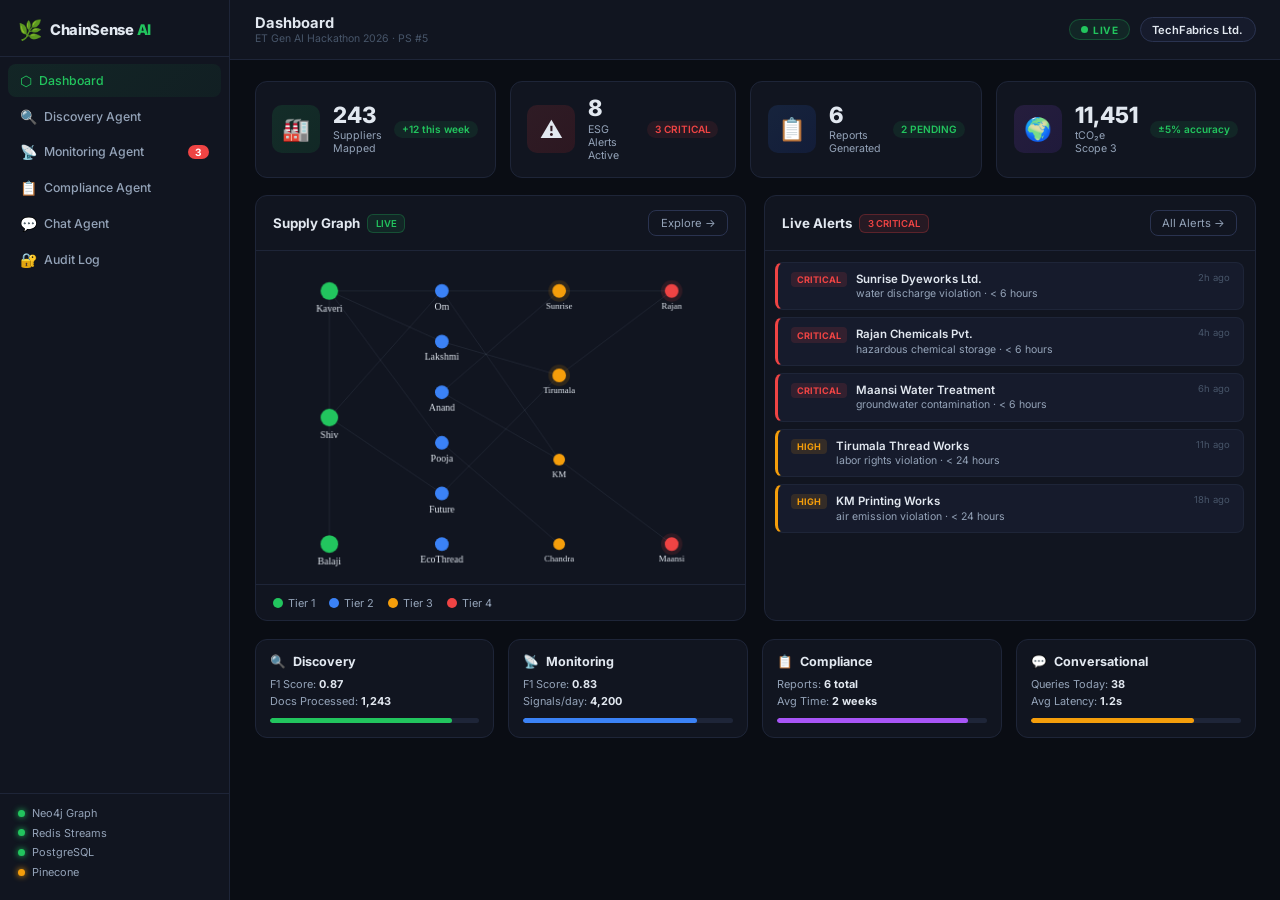
<file: demo/ChainSense_AI_Demo.html>
﻿<!DOCTYPE html>
<html lang="en">
<head>
  <meta charset="UTF-8" />
  <meta name="viewport" content="width=device-width, initial-scale=1.0" />
  <title>ChainSense AI — Scope 3 Supply Chain Intelligence</title>
  <meta name="description" content="ChainSense AI: Autonomous GenAI platform for Scope 3 supply chain ESG intelligence. Discover, monitor, and report on Tier 1-4 suppliers in real time." />
  <link rel="preconnect" href="https://fonts.googleapis.com" />
  <link href="https://fonts.googleapis.com/css2?family=Inter:wght@300;400;500;600;700;800&family=JetBrains+Mono:wght@400;500&display=swap" rel="stylesheet" />
  <style>
/* ─── Reset & Base ─────────────────────────────────────────────────────────── */
*, *::before, *::after { box-sizing: border-box; margin: 0; padding: 0; }

:root {
  --bg:       #0a0d14;
  --surface:  #111520;
  --surface2: #161b2c;
  --border:   #1e2538;
  --border2:  #2a3350;
  --text:     #e2e8f0;
  --text2:    #94a3b8;
  --text3:    #475569;
  --accent:   #22c55e;
  --accent2:  #16a34a;
  --blue:     #3b82f6;
  --purple:   #a855f7;
  --amber:    #f59e0b;
  --red:      #ef4444;
  --font:     'Inter', sans-serif;
  --mono:     'JetBrains Mono', monospace;
  --radius:   12px;
  --radius-sm:8px;
  --sidebar-w:230px;
  --topbar-h: 60px;
  --shadow:   0 4px 24px rgba(0,0,0,.45);
}

html { font-size: 14px; }
body {
  font-family: var(--font);
  background: var(--bg);
  color: var(--text);
  display: flex;
  min-height: 100vh;
  overflow-x: hidden;
}

/* ─── Sidebar ───────────────────────────────────────────────────────────────── */
.sidebar {
  width: var(--sidebar-w);
  background: var(--surface);
  border-right: 1px solid var(--border);
  display: flex;
  flex-direction: column;
  position: fixed;
  top: 0; left: 0; bottom: 0;
  z-index: 100;
  padding: 0 0 1rem;
}

.sidebar-logo {
  display: flex; align-items: center; gap: .6rem;
  padding: 1.25rem 1.25rem 1rem;
  border-bottom: 1px solid var(--border);
  margin-bottom: .5rem;
}
.logo-icon { font-size: 1.4rem; }
.logo-text { font-weight: 800; font-size: 1.05rem; letter-spacing: -.3px; }
.logo-accent { color: var(--accent); }

.sidebar-nav { flex: 1; display: flex; flex-direction: column; gap: 2px; padding: 0 .6rem; }

.nav-item {
  display: flex; align-items: center; gap: .55rem;
  background: none; border: none; color: var(--text2);
  padding: .6rem .8rem; border-radius: var(--radius-sm);
  cursor: pointer; font-size: .88rem; font-family: var(--font);
  font-weight: 500; text-align: left; width: 100%;
  transition: background .15s, color .15s;
  position: relative;
}
.nav-item:hover { background: var(--surface2); color: var(--text); }
.nav-item.active { background: linear-gradient(135deg,#22c55e18,#16a34a12); color: var(--accent); }
.nav-icon { font-size: 1rem; }
.badge {
  margin-left: auto; background: var(--red);
  color: #fff; border-radius: 20px; padding: 1px 7px; font-size: .72rem; font-weight: 700;
}

.sidebar-status {
  border-top: 1px solid var(--border); padding: .9rem 1.25rem .5rem;
  display: flex; flex-direction: column; gap: .4rem;
}
.status-row { display: flex; align-items: center; gap: .5rem; font-size: .78rem; color: var(--text2); }
.status-dot { width: 7px; height: 7px; border-radius: 50%; }
.status-dot.green { background: var(--accent); box-shadow: 0 0 6px var(--accent); }
.status-dot.yellow { background: var(--amber); box-shadow: 0 0 6px var(--amber); }

/* ─── Main ──────────────────────────────────────────────────────────────────── */
.main {
  margin-left: var(--sidebar-w);
  flex: 1; display: flex; flex-direction: column;
  min-height: 100vh;
}

.topbar {
  height: var(--topbar-h);
  background: var(--surface);
  border-bottom: 1px solid var(--border);
  display: flex; align-items: center; justify-content: space-between;
  padding: 0 1.75rem;
  position: sticky; top: 0; z-index: 90;
}
.topbar-left { display: flex; flex-direction: column; }
.topbar-title { font-weight: 700; font-size: 1.05rem; }
.topbar-sub { font-size: .75rem; color: var(--text3); }
.topbar-right { display: flex; align-items: center; gap: .75rem; }

.livepill {
  display: flex; align-items: center; gap: .4rem;
  background: #22c55e18; border: 1px solid #22c55e44;
  color: var(--accent); padding: .25rem .75rem; border-radius: 20px;
  font-size: .72rem; font-weight: 700; letter-spacing: .05em;
}
.pulse {
  width: 7px; height: 7px; border-radius: 50%; background: var(--accent);
  animation: pulse 1.4s infinite;
}
@keyframes pulse { 0%,100% { opacity:1; box-shadow:0 0 0 0 #22c55e88; }
  50% { opacity:.7; box-shadow:0 0 0 5px #22c55e00; } }

.enterprise-badge {
  background: var(--surface2); border: 1px solid var(--border2);
  padding: .3rem .8rem; border-radius: 20px; font-size: .8rem; font-weight: 600;
}

/* ─── Tab Content ───────────────────────────────────────────────────────────── */
.tab-content { display: none; padding: 1.5rem 1.75rem; flex: 1; }
.tab-content.active { display: block; }

/* ─── KPIs ──────────────────────────────────────────────────────────────────── */
.kpi-row { display: grid; grid-template-columns: repeat(4,1fr); gap: 1rem; margin-bottom: 1.25rem; }
.kpi-card {
  background: var(--surface); border: 1px solid var(--border);
  border-radius: var(--radius); padding: 1.1rem 1.2rem;
  display: flex; align-items: center; gap: .9rem;
  transition: border-color .2s, transform .2s;
}
.kpi-card:hover { border-color: var(--border2); transform: translateY(-2px); }
.kpi-icon { font-size: 1.6rem; width: 48px; height: 48px; border-radius: 10px; display:flex;align-items:center;justify-content:center; }
.kpi-info { flex:1; }
.kpi-val { font-size: 1.6rem; font-weight: 800; line-height: 1; }
.kpi-label { font-size: .76rem; color: var(--text2); margin-top: .2rem; }
.kpi-delta { font-size: .72rem; font-weight: 600; padding: .15rem .55rem; border-radius: 20px; white-space:nowrap; }
.kpi-delta.up { color: var(--accent); background: #22c55e18; }
.kpi-delta.down { color: var(--red); background: #ef444418; }

/* ─── Grid Layouts ──────────────────────────────────────────────────────────── */
.grid-2 { display: grid; grid-template-columns: 1fr 1fr; gap: 1.25rem; }
.grid-4 { display: grid; grid-template-columns: repeat(4,1fr); gap: 1rem; margin-top: 1.25rem; }

/* ─── Cards ─────────────────────────────────────────────────────────────────── */
.card {
  background: var(--surface); border: 1px solid var(--border);
  border-radius: var(--radius); overflow: hidden;
}
.card-tall { min-height: 400px; }
.card-header {
  display: flex; align-items: center; justify-content: space-between;
  padding: 1rem 1.25rem; border-bottom: 1px solid var(--border);
}
.card-header h2 { font-size: .95rem; font-weight: 700; display: flex; align-items: center; gap: .5rem; }

/* ─── Tags ──────────────────────────────────────────────────────────────────── */
.tag {
  font-size: .68rem; font-weight: 600; padding: .2rem .55rem; border-radius: 6px;
  background: var(--surface2); border: 1px solid var(--border2); color: var(--text2);
}
.tag-live { background: #22c55e18; border-color: #22c55e44; color: var(--accent); }
.tag-crit { background: #ef444418; border-color: #ef444444; color: var(--red); }

/* ─── Buttons ───────────────────────────────────────────────────────────────── */
.btn-ghost {
  background: none; border: 1px solid var(--border2); color: var(--text2);
  padding: .35rem .8rem; border-radius: var(--radius-sm); cursor: pointer;
  font-family: var(--font); font-size: .8rem; transition: all .15s;
}
.btn-ghost:hover { border-color: var(--accent); color: var(--accent); }
.btn-primary {
  background: linear-gradient(135deg,var(--accent),var(--accent2));
  color: #fff; border: none; padding: .6rem 1.25rem; border-radius: var(--radius-sm);
  cursor: pointer; font-family: var(--font); font-size: .88rem; font-weight: 600;
  transition: opacity .15s, transform .15s; width: 100%; margin-top: .5rem;
}
.btn-primary:hover { opacity: .9; transform: translateY(-1px); }
.btn-success {
  background: linear-gradient(135deg,#22c55e,#16a34a); color:#fff; border:none;
  padding:.5rem 1rem; border-radius:var(--radius-sm); cursor:pointer;
  font-family:var(--font); font-size:.85rem; font-weight:600; transition:opacity .15s;
}
.btn-success:hover { opacity:.9; }
.btn-danger {
  background: linear-gradient(135deg,#ef4444,#dc2626); color:#fff; border:none;
  padding:.5rem 1rem; border-radius:var(--radius-sm); cursor:pointer;
  font-family:var(--font); font-size:.85rem; font-weight:600; transition:opacity .15s;
}
.btn-danger:hover { opacity:.9; }

/* ─── Graph Canvas ──────────────────────────────────────────────────────────── */
canvas { display: block; width: 100%; }
.graph-legend {
  display: flex; gap: 1rem; padding: .75rem 1.25rem;
  border-top: 1px solid var(--border);
}
.leg { display:flex;align-items:center;gap:.35rem; font-size:.78rem; color:var(--text2); }
.dot { width:10px;height:10px;border-radius:50%; }

/* ─── Alert Feed ────────────────────────────────────────────────────────────── */
.alert-feed { padding: .75rem; display: flex; flex-direction: column; gap: .5rem; max-height: 340px; overflow-y: auto; }
.alert-mini {
  background: var(--surface2); border: 1px solid var(--border);
  border-radius: var(--radius-sm); padding: .65rem .9rem;
  display: flex; align-items: flex-start; gap: .6rem;
  animation: fadeIn .3s ease;
}
.alert-mini.CRITICAL { border-left: 3px solid var(--red); }
.alert-mini.HIGH { border-left: 3px solid var(--amber); }
.alert-mini.MEDIUM { border-left: 3px solid var(--blue); }
.alert-mini.LOW { border-left: 3px solid var(--text3); }
.alert-sev {
  font-size: .65rem; font-weight: 700; padding: .15rem .45rem; border-radius: 4px; white-space:nowrap;
}
.sev-CRITICAL { background:#ef444422; color:var(--red); }
.sev-HIGH { background:#f59e0b22; color:var(--amber); }
.sev-MEDIUM { background:#3b82f622; color:var(--blue); }
.sev-LOW { background:#47556922; color:var(--text2); }
.alert-info { flex:1; }
.alert-supplier { font-weight: 600; font-size: .82rem; }
.alert-desc { font-size: .75rem; color: var(--text2); margin-top: .1rem; }
.alert-time { font-size: .68rem; color: var(--text3); white-space:nowrap; }

/* ─── Agent Cards ───────────────────────────────────────────────────────────── */
.agent-card {
  background: var(--surface); border: 1px solid var(--border);
  border-radius: var(--radius); padding: 1rem;
}
.agent-hdr { display:flex;align-items:center;gap:.5rem; font-size:.9rem; margin-bottom:.6rem; }
.agent-stat { font-size:.78rem; color:var(--text2); margin-bottom:.2rem; }
.agent-stat b { color:var(--text); }
.progress-bar { background:var(--border); border-radius:20px; height:5px; margin-top:.7rem; overflow:hidden; }
.progress-fill { height:100%; border-radius:20px; transition:width 1s ease; }
.green { color: var(--accent); }

/* ─── Upload ────────────────────────────────────────────────────────────────── */
.upload-zone {
  border: 2px dashed var(--border2); border-radius: var(--radius);
  padding: 2.5rem 1.5rem; text-align: center; cursor: pointer;
  margin: 1.25rem; transition: border-color .2s, background .2s;
}
.upload-zone:hover { border-color: var(--accent); background: #22c55e08; }
.upload-icon { font-size: 2.5rem; margin-bottom: .75rem; }
.upload-zone p { color: var(--text2); font-size: .9rem; margin-bottom: .35rem; }
.upload-hint { font-size: .75rem; color: var(--text3); }

.stage-list { padding: 1rem 1.25rem; display: flex; flex-direction: column; gap: .5rem; }
.stage-item {
  display: flex; align-items: center; gap: .6rem;
  font-size: .82rem; color: var(--text2);
}
.stage-icon { font-size: 1rem; }

/* ─── Tables ────────────────────────────────────────────────────────────────── */
.data-table { width: 100%; border-collapse: collapse; }
.data-table th {
  padding: .65rem 1rem; text-align: left; font-size: .72rem; font-weight: 600;
  color: var(--text3); border-bottom: 1px solid var(--border); text-transform: uppercase; letter-spacing: .05em;
  background: var(--surface);
}
.data-table td {
  padding: .65rem 1rem; font-size: .82rem; border-bottom: 1px solid var(--border);
}
.data-table tr:last-child td { border-bottom: none; }
.data-table tr:hover td { background: var(--surface2); }
.risk-badge {
  display: inline-flex; align-items: center; gap: .3rem;
  padding: .2rem .5rem; border-radius: 6px; font-size: .75rem; font-weight: 600;
}
.risk-low { background:#22c55e18;color:var(--accent); }
.risk-med { background:#f59e0b18;color:var(--amber); }
.risk-high { background:#ef444418;color:var(--red); }
#supplier-table-wrap { max-height: 260px; overflow-y: auto; }

/* ─── Filter toolbar ────────────────────────────────────────────────────────── */
.filter-toolbar {
  display: flex; align-items: center; gap: .5rem; flex-wrap: wrap;
  margin-bottom: 1.25rem; font-size: .8rem; color: var(--text2);
}
.filter-row { display:flex;gap:.4rem; }
.pill {
  background: var(--surface2); border: 1px solid var(--border2) ;
  color: var(--text2); padding: .3rem .75rem; border-radius: 20px;
  cursor: pointer; font-family: var(--font); font-size: .78rem; transition: all .15s;
}
.pill:hover, .pill.active { background: var(--accent); border-color: var(--accent); color: #fff; }
.pill.crit { }
.pill.crit.active { background:var(--red); border-color:var(--red); }
.pill.high.active { background:var(--amber); border-color:var(--amber); }

/* ─── Alerts Grid ───────────────────────────────────────────────────────────── */
.alerts-grid { display: flex; flex-direction: column; gap: .85rem; }
.alert-card {
  background: var(--surface); border: 1px solid var(--border);
  border-radius: var(--radius); padding: 1.1rem 1.25rem;
  display: flex; align-items: flex-start; gap: 1rem;
  animation: fadeIn .3s ease;
  transition: border-color .2s;
}
.alert-card:hover { border-color: var(--border2); }
.alert-card.CRITICAL { border-left: 4px solid var(--red); }
.alert-card.HIGH { border-left: 4px solid var(--amber); }
.alert-card.MEDIUM { border-left: 4px solid var(--blue); }
.alert-card.LOW { border-left: 4px solid var(--text3); }
.alert-card-sev { min-width: 85px; }
.alert-card-body { flex: 1; }
.alert-card-supplier { font-weight: 700; font-size: .9rem; margin-bottom: .25rem; }
.alert-card-summary { font-size: .82rem; color: var(--text2); line-height: 1.5; margin-bottom: .5rem; }
.alert-card-meta { display:flex;gap:1rem;flex-wrap:wrap; }
.alert-meta-item { font-size:.72rem; color:var(--text3); }
.alert-meta-item b { color:var(--text2); }
.alert-labels { display:flex;gap:.35rem; }
.label-chip {
  font-size:.68rem; font-weight:700; padding:.15rem .45rem; border-radius:4px;
  background:var(--surface2); border:1px solid var(--border2); color:var(--text2);
}
.label-E { background:#22c55e18;border-color:#22c55e44;color:var(--accent); }
.label-S { background:#3b82f618;border-color:#3b82f644;color:var(--blue); }
.label-G { background:#a855f718;border-color:#a855f744;color:var(--purple); }
.conf-bar { display:flex;align-items:center;gap:.5rem; margin-top: .4rem; }
.conf-track { flex:1;height:4px;background:var(--border);border-radius:20px;overflow:hidden; }
.conf-fill { height:100%;border-radius:20px; background:linear-gradient(90deg,var(--accent),var(--blue)); }
.conf-text { font-size:.7rem;color:var(--text3);white-space:nowrap; }

/* ─── Compliance ────────────────────────────────────────────────────────────── */
.form-group { padding: 1rem 1.25rem; }
.form-group label { display:block; font-size:.78rem; color:var(--text2); margin-bottom:.4rem; font-weight:600; }
.form-select {
  width:100%; background:var(--surface2); border:1px solid var(--border2);
  color:var(--text); padding:.55rem .75rem; border-radius:var(--radius-sm);
  font-family:var(--font); font-size:.85rem;
}
.radio-group { display:flex;flex-wrap:wrap;gap:.5rem; }
.radio-item {
  display:flex;align-items:center;gap:.4rem;
  background:var(--surface2); border:1px solid var(--border2);
  padding:.35rem .75rem; border-radius:var(--radius-sm);
  cursor:pointer; font-size:.82rem; transition:border-color .15s;
}
.radio-item:has(input:checked) { border-color:var(--accent); color:var(--accent); }
.hitl-flow {
  display:flex; align-items:center; gap:.4rem; flex-wrap:wrap;
  padding:1.25rem; justify-content:center;
}
.hitl-state {
  padding:.5rem .9rem; border-radius:var(--radius-sm);
  background:var(--surface2); border:1px solid var(--border2);
  font-size:.8rem; font-weight:600; color:var(--text2);
  transition: all .3s;
}
.hitl-state.active { background:#22c55e22;border-color:var(--accent);color:var(--accent); }
.hitl-state.done { background:#22c55e18;border-color:#22c55e44;color:var(--accent); opacity:.6; }
.hitl-arrow { color:var(--text3); font-size:.9rem; }
#report-actions { display:flex;gap:.75rem; flex-wrap:wrap; padding:0 1.25rem 1.25rem; }
.report-section { padding:.75rem 1.25rem; border-bottom:1px solid var(--border); }
.report-section:last-child { border-bottom:none; }
.report-section-title { font-size:.8rem; font-weight:700; color:var(--text2); margin-bottom:.5rem; text-transform:uppercase; letter-spacing:.05em; }
.report-field { display:flex;gap:.5rem;margin-bottom:.3rem;font-size:.82rem; }
.report-field-key { color:var(--text3); min-width:200px; }
.report-gap { background:#ef444408;border:1px solid #ef444422;border-radius:6px;padding:.4rem .7rem;margin-bottom:.35rem;font-size:.8rem;color:#f87171; }
.report-remed { background:#22c55e08;border:1px solid #22c55e22;border-radius:6px;padding:.4rem .7rem;margin-bottom:.35rem;font-size:.8rem;color:#4ade80; }
.emit-big { font-size:2rem;font-weight:800;color:var(--accent);padding:1rem 1.25rem; }
.emit-sub { font-size:.78rem;color:var(--text2); }

/* ─── Chat ──────────────────────────────────────────────────────────────────── */
.chat-container { max-width: 820px; margin: 0 auto; display:flex;flex-direction:column;height:calc(100vh - var(--topbar-h) - 3rem); }
.chat-suggestions { margin-bottom: 1.5rem; }
.sugg-label { font-size:.78rem;color:var(--text3);margin-bottom:.6rem; }
.sugg-grid { display:flex;flex-wrap:wrap;gap:.5rem; }
.sugg-chip {
  background:var(--surface2); border:1px solid var(--border2); color:var(--text2);
  padding:.4rem .85rem; border-radius:20px; cursor:pointer;
  font-family:var(--font); font-size:.78rem; transition:all .15s;
}
.sugg-chip:hover { border-color:var(--accent); color:var(--accent); }
.chat-messages { flex:1;overflow-y:auto;display:flex;flex-direction:column;gap:.9rem;padding:.25rem 0; }
.chat-msg { display:flex;gap:.75rem;max-width:100%;animation:fadeIn .25s ease; }
.chat-msg.user { flex-direction:row-reverse; }
.chat-avatar {
  width:34px;height:34px;border-radius:50%;display:flex;align-items:center;
  justify-content:center;font-size:1rem;flex-shrink:0;
}
.chat-msg.ai .chat-avatar { background:linear-gradient(135deg,#22c55e,#16a34a); }
.chat-msg.user .chat-avatar { background:linear-gradient(135deg,#3b82f6,#1d4ed8); }
.chat-bubble {
  background:var(--surface); border:1px solid var(--border);
  border-radius:var(--radius); padding:.85rem 1.1rem;
  font-size:.85rem; line-height:1.6; max-width:82%;
}
.chat-msg.user .chat-bubble { background:linear-gradient(135deg,#3b82f618,#1d4ed813); border-color:#3b82f644; }
.chat-msg.ai .chat-bubble pre {
  background:var(--surface2); border:1px solid var(--border2);
  border-radius:var(--radius-sm); padding:.75rem; margin:.5rem 0;
  font-family:var(--mono); font-size:.75rem; overflow-x:auto; white-space:pre-wrap;
}
.chat-input-row { display:flex;gap:.75rem;margin-top:1rem; }
.chat-input {
  flex:1; background:var(--surface); border:1px solid var(--border2);
  color:var(--text); padding:.7rem 1rem; border-radius:var(--radius-sm);
  font-family:var(--font); font-size:.88rem; outline:none;
  transition:border-color .15s;
}
.chat-input:focus { border-color:var(--accent); }
.chat-send { width:100px; }
.chat-footnote { font-size:.72rem;color:var(--text3);text-align:center;margin-top:.75rem; }
.typing { display:flex;gap:4px;padding:.5rem .25rem; }
.typing span { width:7px;height:7px;border-radius:50%;background:var(--text3);animation:bounce .9s infinite; }
.typing span:nth-child(2) { animation-delay:.2s; }
.typing span:nth-child(3) { animation-delay:.4s; }
@keyframes bounce { 0%,80%,100%{transform:translateY(0)} 40%{transform:translateY(-6px)} }

/* ─── Audit Log ─────────────────────────────────────────────────────────────── */
.mono { font-family:var(--mono); font-size:.72rem; color:var(--text3); }

/* ─── Misc ──────────────────────────────────────────────────────────────────── */
.empty-state { padding:2rem;text-align:center;color:var(--text3);font-size:.85rem; }
@keyframes fadeIn { from{opacity:0;transform:translateY(4px)} to{opacity:1;transform:translateY(0)} }

/* ─── Scrollbar ─────────────────────────────────────────────────────────────── */
::-webkit-scrollbar { width:5px; height:5px; }
::-webkit-scrollbar-track { background:var(--bg); }
::-webkit-scrollbar-thumb { background:var(--border2); border-radius:20px; }

</style>
</head>
<body>
  <!-- Sidebar -->
  <aside class="sidebar" id="sidebar">
    <div class="sidebar-logo">
      <span class="logo-icon">🌿</span>
      <span class="logo-text">ChainSense<span class="logo-accent"> AI</span></span>
    </div>
    <nav class="sidebar-nav">
      <button class="nav-item active" data-tab="dashboard" id="nav-dashboard">
        <span class="nav-icon">⬡</span> Dashboard
      </button>
      <button class="nav-item" data-tab="discovery" id="nav-discovery">
        <span class="nav-icon">🔍</span> Discovery Agent
      </button>
      <button class="nav-item" data-tab="monitoring" id="nav-monitoring">
        <span class="nav-icon">📡</span> Monitoring Agent
        <span class="badge" id="alert-badge">3</span>
      </button>
      <button class="nav-item" data-tab="compliance" id="nav-compliance">
        <span class="nav-icon">📋</span> Compliance Agent
      </button>
      <button class="nav-item" data-tab="conversational" id="nav-conversational">
        <span class="nav-icon">💬</span> Chat Agent
      </button>
      <button class="nav-item" data-tab="auditlog" id="nav-auditlog">
        <span class="nav-icon">🔐</span> Audit Log
      </button>
    </nav>
    <div class="sidebar-status">
      <div class="status-row"><span class="status-dot green"></span> Neo4j Graph</div>
      <div class="status-row"><span class="status-dot green"></span> Redis Streams</div>
      <div class="status-row"><span class="status-dot green"></span> PostgreSQL</div>
      <div class="status-row"><span class="status-dot yellow"></span> Pinecone</div>
    </div>
  </aside>

  <!-- Main -->
  <main class="main">
    <!-- Top Bar -->
    <header class="topbar">
      <div class="topbar-left">
        <span class="topbar-title" id="page-title">Dashboard</span>
        <span class="topbar-sub" id="page-sub">ET Gen AI Hackathon 2026 · PS #5</span>
      </div>
      <div class="topbar-right">
        <div class="livepill"><span class="pulse"></span> LIVE</div>
        <div class="enterprise-badge">TechFabrics Ltd.</div>
      </div>
    </header>

    <!-- ═══════════════════════ DASHBOARD ═══════════════════════ -->
    <section class="tab-content active" id="tab-dashboard">
      <div class="kpi-row">
        <div class="kpi-card">
          <div class="kpi-icon" style="background:linear-gradient(135deg,#22c55e22,#16a34a22)">🏭</div>
          <div class="kpi-info"><div class="kpi-val" id="kpi-suppliers">247</div><div class="kpi-label">Suppliers Mapped</div></div>
          <div class="kpi-delta up">+12 this week</div>
        </div>
        <div class="kpi-card">
          <div class="kpi-icon" style="background:linear-gradient(135deg,#ef444422,#dc262622)">⚠️</div>
          <div class="kpi-info"><div class="kpi-val" id="kpi-alerts">18</div><div class="kpi-label">ESG Alerts Active</div></div>
          <div class="kpi-delta down">3 CRITICAL</div>
        </div>
        <div class="kpi-card">
          <div class="kpi-icon" style="background:linear-gradient(135deg,#3b82f622,#1d4ed822)">📋</div>
          <div class="kpi-info"><div class="kpi-val" id="kpi-reports">6</div><div class="kpi-label">Reports Generated</div></div>
          <div class="kpi-delta up">2 PENDING</div>
        </div>
        <div class="kpi-card">
          <div class="kpi-icon" style="background:linear-gradient(135deg,#a855f722,#7c3aed22)">🌍</div>
          <div class="kpi-info"><div class="kpi-val" id="kpi-co2">12,480</div><div class="kpi-label">tCO₂e Scope 3</div></div>
          <div class="kpi-delta up">±5% accuracy</div>
        </div>
      </div>

      <div class="grid-2">
        <!-- Supply Graph Preview -->
        <div class="card card-tall">
          <div class="card-header">
            <h2>Supply Graph <span class="tag tag-live">LIVE</span></h2>
            <button class="btn-ghost" onclick="switchTab('discovery')">Explore →</button>
          </div>
          <canvas id="graphCanvas" width="500" height="340"></canvas>
          <div class="graph-legend">
            <span class="leg"><span class="dot" style="background:#22c55e"></span>Tier 1</span>
            <span class="leg"><span class="dot" style="background:#3b82f6"></span>Tier 2</span>
            <span class="leg"><span class="dot" style="background:#f59e0b"></span>Tier 3</span>
            <span class="leg"><span class="dot" style="background:#ef4444"></span>Tier 4</span>
          </div>
        </div>

        <!-- Live Alerts Feed -->
        <div class="card card-tall">
          <div class="card-header">
            <h2>Live Alerts <span class="tag tag-crit">3 CRITICAL</span></h2>
            <button class="btn-ghost" onclick="switchTab('monitoring')">All Alerts →</button>
          </div>
          <div class="alert-feed" id="alert-feed-dash"></div>
        </div>
      </div>

      <!-- Agent Status Row -->
      <div class="grid-4">
        <div class="agent-card">
          <div class="agent-hdr"><span>🔍</span><b>Discovery</b></div>
          <div class="agent-stat">F1 Score: <b class="green">0.87</b></div>
          <div class="agent-stat">Docs Processed: <b>1,243</b></div>
          <div class="progress-bar"><div class="progress-fill" style="width:87%;background:#22c55e"></div></div>
        </div>
        <div class="agent-card">
          <div class="agent-hdr"><span>📡</span><b>Monitoring</b></div>
          <div class="agent-stat">F1 Score: <b class="green">0.83</b></div>
          <div class="agent-stat">Signals/day: <b>4,200</b></div>
          <div class="progress-bar"><div class="progress-fill" style="width:83%;background:#3b82f6"></div></div>
        </div>
        <div class="agent-card">
          <div class="agent-hdr"><span>📋</span><b>Compliance</b></div>
          <div class="agent-stat">Reports: <b>6 total</b></div>
          <div class="agent-stat">Avg Time: <b class="green">2 weeks</b></div>
          <div class="progress-bar"><div class="progress-fill" style="width:91%;background:#a855f7"></div></div>
        </div>
        <div class="agent-card">
          <div class="agent-hdr"><span>💬</span><b>Conversational</b></div>
          <div class="agent-stat">Queries Today: <b>38</b></div>
          <div class="agent-stat">Avg Latency: <b class="green">1.2s</b></div>
          <div class="progress-bar"><div class="progress-fill" style="width:78%;background:#f59e0b"></div></div>
        </div>
      </div>
    </section>

    <!-- ═══════════════════════ DISCOVERY ═══════════════════════ -->
    <section class="tab-content" id="tab-discovery">
      <div class="grid-2" style="margin-bottom:1.5rem;">
        <div class="card">
          <div class="card-header"><h2>Upload Invoice / PO</h2></div>
          <div class="upload-zone" id="upload-zone" onclick="simulateUpload()">
            <div class="upload-icon">📄</div>
            <p>Click to upload or drag PDF/image invoice</p>
            <span class="upload-hint">Supported: PDF, PNG, JPG · Max 20MB · PII auto-anonymized</span>
          </div>
          <div id="ner-progress" style="display:none">
            <div class="stage-list" id="stage-list"></div>
          </div>
        </div>
        <div class="card">
          <div class="card-header"><h2>NER Results <span class="tag">LLaMA 3.1-8B</span></h2></div>
          <div id="ner-results">
            <div class="empty-state">Upload an invoice to see extracted supplier entities</div>
          </div>
        </div>
      </div>
      <div class="card">
        <div class="card-header">
          <h2>Supplier Graph <span class="tag tag-live">247 nodes · 389 edges</span></h2>
          <div class="filter-row">
            <button class="pill active" onclick="filterGraph('all',this)">All</button>
            <button class="pill" onclick="filterGraph('t1',this)">Tier 1</button>
            <button class="pill" onclick="filterGraph('t2',this)">Tier 2</button>
            <button class="pill" onclick="filterGraph('t3',this)">Tier 3+</button>
          </div>
        </div>
        <canvas id="graphCanvasBig" width="900" height="420"></canvas>
        <div id="supplier-table-wrap">
          <table class="data-table" id="supplier-table">
            <thead><tr><th>Supplier</th><th>GST</th><th>Tier</th><th>Location</th><th>Material</th><th>Risk Score</th><th>Status</th></tr></thead>
            <tbody id="supplier-tbody"></tbody>
          </table>
        </div>
      </div>
    </section>

    <!-- ═══════════════════════ MONITORING ═══════════════════════ -->
    <section class="tab-content" id="tab-monitoring">
      <div class="filter-toolbar">
        <label>Severity:</label>
        <button class="pill active" onclick="filterAlerts('all',this)">All</button>
        <button class="pill crit" onclick="filterAlerts('CRITICAL',this)">CRITICAL</button>
        <button class="pill high" onclick="filterAlerts('HIGH',this)">HIGH</button>
        <button class="pill med" onclick="filterAlerts('MEDIUM',this)">MEDIUM</button>
        <button class="pill low" onclick="filterAlerts('LOW',this)">LOW</button>
        &nbsp;&nbsp;<label>Label:</label>
        <button class="pill" onclick="filterAlerts('E',this)">🌿 Environmental</button>
        <button class="pill" onclick="filterAlerts('S',this)">🤝 Social</button>
        <button class="pill" onclick="filterAlerts('G',this)">🏛️ Governance</button>
      </div>
      <div id="alerts-grid" class="alerts-grid"></div>
    </section>

    <!-- ═══════════════════════ COMPLIANCE ═══════════════════════ -->
    <section class="tab-content" id="tab-compliance">
      <div class="grid-2" style="margin-bottom:1.5rem">
        <div class="card">
          <div class="card-header"><h2>Generate Compliance Report</h2></div>
          <div class="form-group">
            <label>Supplier</label>
            <select id="report-supplier" class="form-select">
              <option>Sunrise Dyeworks Ltd. (Tier 3)</option>
              <option>Kaveri Spinning Mills (Tier 1)</option>
              <option>Om Weaving Corporation (Tier 2)</option>
              <option>Tirumala Thread Works (Tier 3)</option>
            </select>
          </div>
          <div class="form-group">
            <label>Framework</label>
            <div class="radio-group">
              <label class="radio-item"><input type="radio" name="framework" value="BRSR_CORE" checked /> BRSR Core (SEBI)</label>
              <label class="radio-item"><input type="radio" name="framework" value="CSRD_ESRS" /> EU CSRD/ESRS</label>
              <label class="radio-item"><input type="radio" name="framework" value="GRI_2021" /> GRI 2021</label>
              <label class="radio-item"><input type="radio" name="framework" value="SASB" /> SASB</label>
            </div>
          </div>
          <button class="btn-primary" id="gen-report-btn" onclick="generateReport()">⚡ Generate Report</button>
        </div>
        <div class="card">
          <div class="card-header"><h2>HITL State Machine</h2></div>
          <div class="hitl-flow" id="hitl-flow">
            <div class="hitl-state" id="hs-DRAFT">DRAFT</div>
            <div class="hitl-arrow">→</div>
            <div class="hitl-state" id="hs-PENDING_REVIEW">PENDING REVIEW</div>
            <div class="hitl-arrow">→</div>
            <div class="hitl-state" id="hs-APPROVED">APPROVED</div>
            <div class="hitl-arrow">→</div>
            <div class="hitl-state" id="hs-FILED">FILED ✅</div>
          </div>
          <div id="report-actions" style="margin-top:1rem;display:none">
            <button class="btn-success" onclick="approveReport()">✅ Approve Report</button>
            <button class="btn-danger" onclick="requestRevision()">↩ Request Revision</button>
          </div>
        </div>
      </div>
      <div class="card" id="report-preview-card" style="display:none">
        <div class="card-header">
          <h2 id="report-title">BRSR Core Compliance Report</h2>
          <div>
            <span class="tag" id="report-state-badge">DRAFT</span>
            <button class="btn-ghost" onclick="downloadReport()">⬇ Download JSON</button>
          </div>
        </div>
        <div id="report-content"></div>
      </div>
      <div class="card">
        <div class="card-header"><h2>Report Registry</h2></div>
        <table class="data-table">
          <thead><tr><th>Report ID</th><th>Supplier</th><th>Framework</th><th>Model Used</th><th>State</th><th>Created</th><th>Actions</th></tr></thead>
          <tbody id="report-registry"></tbody>
        </table>
      </div>
    </section>

    <!-- ═══════════════════════ CONVERSATIONAL ═══════════════════════ -->
    <section class="tab-content" id="tab-conversational">
      <div class="chat-container">
        <div class="chat-suggestions" id="chat-suggestions">
          <p class="sugg-label">Try asking:</p>
          <div class="sugg-grid">
            <button class="sugg-chip" onclick="sendSuggestion(this)">Show Tamil Nadu suppliers with water risk score &gt; 70</button>
            <button class="sugg-chip" onclick="sendSuggestion(this)">Which Tier-3 suppliers have CPCB violations in the last 30 days?</button>
            <button class="sugg-chip" onclick="sendSuggestion(this)">Generate a Scope 3 emissions summary for Kaveri Spinning Mills</button>
            <button class="sugg-chip" onclick="sendSuggestion(this)">What are the top 5 suppliers by ESG risk score?</button>
            <button class="sugg-chip" onclick="sendSuggestion(this)">List all suppliers missing ISO 14001 certification</button>
            <button class="sugg-chip" onclick="sendSuggestion(this)">Show suppliers with water discharge violations near Tirupur</button>
          </div>
        </div>
        <div class="chat-messages" id="chat-messages"></div>
        <div class="chat-input-row">
          <input type="text" id="chat-input" class="chat-input" placeholder="Ask anything about your supply chain..." onkeydown="if(event.key==='Enter') sendChat()" />
          <button class="btn-primary chat-send" onclick="sendChat()">Send ↗</button>
        </div>
        <div class="chat-footnote">Powered by LangChain · Cypher query generation · Neo4j + Pinecone · IndicBERT multilingual</div>
      </div>
    </section>

    <!-- ═══════════════════════ AUDIT LOG ═══════════════════════ -->
    <section class="tab-content" id="tab-auditlog">
      <div class="card" style="margin-bottom:1.5rem">
        <div class="card-header">
          <h2>Tamper-Evident Audit Trail <span class="tag">SHA-256 Hash Chain</span></h2>
          <div class="topbar-right">
            <span class="tag tag-live">PostgreSQL Append-Only</span>
          </div>
        </div>
        <table class="data-table" id="audit-table">
          <thead><tr><th>#</th><th>Timestamp</th><th>Agent</th><th>Event</th><th>Input Hash</th><th>Model</th><th>Confidence</th><th>Chain Hash</th></tr></thead>
          <tbody id="audit-tbody"></tbody>
        </table>
      </div>
    </section>
  </main>

  <script>
// ─── Mock Data for ChainSense AI Demo ─────────────────────────────────────────

const SUPPLIERS = [
  { id:"SUP001", name:"Kaveri Spinning Mills", gst:"33AABCK1234M1Z5", tier:1, location:"Coimbatore, TN", material:"Cotton Yarn", risk:28, certs:["ISO 9001","GOTS"], status:"Active" },
  { id:"SUP002", name:"Sunrise Dyeworks Ltd.", gst:"33AASSD5678N2Z8", tier:3, location:"Tirupur, TN", material:"Synthetic Dyes", risk:91, certs:[], status:"Active" },
  { id:"SUP003", name:"Om Weaving Corporation", gst:"33AACOW3344P3Z2", tier:2, location:"Erode, TN", material:"Woven Fabric", risk:55, certs:["ISO 14001"], status:"Active" },
  { id:"SUP004", name:"Tirumala Thread Works", gst:"29AACTT9988Q4Z1", tier:3, location:"Mysore, KA", material:"Polyester Thread", risk:73, certs:["ISO 9001"], status:"Active" },
  { id:"SUP005", name:"Rajan Chemicals Pvt.", gst:"33AACRJ4422R5Z9", tier:4, location:"Chennai, TN", material:"Bleaching Agent", risk:88, certs:[], status:"Active" },
  { id:"SUP006", name:"Shiv Textiles Exports", gst:"27AACST6688S6Z4", tier:1, location:"Surat, GJ", material:"Polyester Fabric", risk:41, certs:["GOTS","Oeko-Tex"], status:"Active" },
  { id:"SUP007", name:"Lakshmi Embroidery Co.", gst:"33AACLE2255T7Z3", tier:2, location:"Tirupur, TN", material:"Embroidery", risk:33, certs:["ISO 9001"], status:"Active" },
  { id:"SUP008", name:"Balaji Logistics Hub", gst:"33AACBL7711U8Z7", tier:1, location:"Chennai, TN", material:"3PL Logistics", risk:19, certs:["ISO 14001"], status:"Active" },
  { id:"SUP009", name:"KM Printing Works", gst:"33AACKM3388V9Z6", tier:3, location:"Karur, TN", material:"Screen Printing", risk:62, certs:[], status:"Active" },
  { id:"SUP010", name:"Anand Packaging Ltd.", gst:"33AACAN5555W1Z5", tier:2, location:"Salem, TN", material:"Packaging", risk:24, certs:["ISO 14001"], status:"Active" },
  { id:"SUP011", name:"Pooja Zippers & Fastenings", gst:"27AACPZ8877X2Z1", tier:2, location:"Ahmedabad, GJ", material:"Zippers", risk:36, certs:["ISO 9001"], status:"Active" },
  { id:"SUP012", name:"Maansi Water Treatment", gst:"33AACMW1122Y3Z2", tier:4, location:"Tirupur, TN", material:"Water Treatment", risk:79, certs:[], status:"Watch" },
  { id:"SUP013", name:"Future Knits Pvt. Ltd.", gst:"33AACFK4466Z4Z8", tier:2, location:"Ludhiana, PB", material:"Knitwear", risk:45, certs:["ISO 9001","GOTS"], status:"Active" },
  { id:"SUP014", name:"Chandra Button Works", gst:"07AACCB3311A5Z4", tier:3, location:"Delhi, DL", material:"Buttons/Accessories", risk:22, certs:[], status:"Active" },
  { id:"SUP015", name:"EcoThread Solutions", gst:"33AACEL9944B6Z3", tier:2, location:"Tirupur, TN", material:"Recycled Yarn", risk:15, certs:["GRS","Oeko-Tex","ISO 14001"], status:"Active" },
];

const ESG_ALERTS = [
  {
    id:"ALT001", supplier_id:"SUP002", severity:"CRITICAL", labels:["E"],
    violation_type:"water_discharge_violation",
    summary:"CPCB inspection on 2026-03-24 confirmed that Sunrise Dyeworks is discharging untreated effluent containing reactive azo dyes directly into the Noyyal River. COD levels at 4,200 mg/L (limit: 250 mg/L). Closure notice issued. Potential ₹2.4Cr penalty.",
    sources:["CPCB Enforcement Report #26/TN/2026","Reuters India", "Tamil Nadu SPCB"],
    confidence:0.96, alert_tier:"< 6 hours", time:"2h ago",
    predicted_risk_days:0
  },
  {
    id:"ALT002", supplier_id:"SUP005", severity:"CRITICAL", labels:["E","G"],
    violation_type:"hazardous_chemical_storage",
    summary:"MCA filing discrepancy detected: Rajan Chemicals Pvt. declared 140MT bleach storage but site inspection by CPCB found 480MT stockpile in unmarked containers, violating Hazardous Waste Rules 2016. Criminal complaint filed by District Collector.",
    sources:["MCA Filings Portal","CPCB Inspection DB","ANI News"],
    confidence:0.93, alert_tier:"< 6 hours", time:"4h ago",
    predicted_risk_days:0
  },
  {
    id:"ALT003", supplier_id:"SUP012", severity:"CRITICAL", labels:["E"],
    violation_type:"groundwater_contamination",
    summary:"Sentinel-2 satellite imagery shows anomalous spectral signature in 500m radius around Maansi Water Treatment facility indicating subsurface leachate plume. Social media reports of discoloured borewell water in adjacent residential areas. TNPCB notified.",
    sources:["Sentinel-2 ESA","Twitter/X API","TNPCB Portal"],
    confidence:0.88, alert_tier:"< 6 hours", time:"6h ago",
    predicted_risk_days:0
  },
  {
    id:"ALT004", supplier_id:"SUP004", severity:"HIGH", labels:["S"],
    violation_type:"labor_rights_violation",
    summary:"Labour Department inspection at Tirumala Thread Works found 38 migrant workers from Odisha employed without proper contracts. Minimum wage records show ₹180/day paid against ₹345/day mandate. Factory manager detained for questioning.",
    sources:["ET Now","Labour Department Karnataka","LinkedIn reports"],
    confidence:0.82, alert_tier:"< 24 hours", time:"11h ago",
    predicted_risk_days:0
  },
  {
    id:"ALT005", supplier_id:"SUP009", severity:"HIGH", labels:["E"],
    violation_type:"air_emission_violation",
    summary:"KM Printing Works screen printing plant exceeded PM2.5 emission threshold by 3.2× during nighttime operations. SPCB stack monitor triggered 14 automated alerts over 48hr period. Warning notice issued; 15-day compliance deadline.",
    sources:["SPCB Real-Time Monitor","Pollution Control Board TN"],
    confidence:0.79, alert_tier:"< 24 hours", time:"18h ago",
    predicted_risk_days:0
  },
  {
    id:"ALT006", supplier_id:"SUP003", severity:"MEDIUM", labels:["E","S"],
    violation_type:"certification_expiry_risk",
    summary:"Om Weaving Corporation's ISO 14001 certification expires in 47 days (May 15, 2026). No renewal audit has been scheduled. Losing this certification will affect BRSR Core Section A9 disclosures and may trigger buyer code-of-conduct clause.",
    sources:["ISO Registry","Internal Supply Chain DB"],
    confidence:0.91, alert_tier:"< 72 hours", time:"1d ago",
    predicted_risk_days:47
  },
  {
    id:"ALT007", supplier_id:"SUP006", severity:"MEDIUM", labels:["G"],
    violation_type:"financial_stress_indicator",
    summary:"Shiv Textiles Exports' Q3 FY26 balance sheet shows 4.2× debt-to-equity ratio, up from 1.8× in Q2. Three promoter shareholding pledges filed with SEBI in past 30 days. Credit rating downgraded from BBB+ to BB by CRISIL. Supply continuity risk flagged.",
    sources:["SEBI Filings","CRISIL Report","BSE Announcements"],
    confidence:0.74, alert_tier:"< 72 hours", time:"2d ago",
    predicted_risk_days:30
  },
  {
    id:"ALT008", supplier_id:"SUP001", severity:"LOW", labels:["E"],
    violation_type:"water_stress_sector_risk",
    summary:"IMD seasonal forecast for Cauvery basin (Q1 2026-27): 19% deficit rainfall probability. Kaveri Spinning Mills draws 4,200 KL/day from Mettur reservoir allocation. Early-stage water stress indicator — no current violation.",
    sources:["IMD Seasonal Forecast","CWC Basin Report"],
    confidence:0.68, alert_tier:"Weekly digest", time:"3d ago",
    predicted_risk_days:60
  },
];

const REPORTS = [
  { id:"RPT6A2F", supplier:"Sunrise Dyeworks Ltd.", framework:"BRSR_CORE", model:"GPT-4o (primary)", state:"PENDING_REVIEW", created:"2026-03-25 09:14" },
  { id:"RPT9C1B", supplier:"Kaveri Spinning Mills", framework:"GRI_2021", model:"GPT-4o (primary)", state:"FILED", created:"2026-03-20 14:30" },
  { id:"RPT3E8D", supplier:"Om Weaving Corporation", framework:"CSRD_ESRS", model:"Claude Sonnet 3.7 (fallback 1)", state:"APPROVED", created:"2026-03-22 11:05" },
  { id:"RPT7A4C", supplier:"Tirumala Thread Works", framework:"BRSR_CORE", model:"GPT-4o (primary)", state:"IN_REVISION", created:"2026-03-18 16:45" },
  { id:"RPT2D5E", supplier:"Rajan Chemicals Pvt.", framework:"SASB", model:"GPT-4o (primary)", state:"FILED", created:"2026-03-15 08:20" },
  { id:"RPT8F3A", supplier:"EcoThread Solutions", framework:"GRI_2021", model:"GPT-4o (primary)", state:"DRAFT", created:"2026-03-29 09:55" },
];

const AUDIT_TRAIL = [
  { ts:"2026-03-29 20:18:04", agent:"DISCOVERY", event:"ner.completed", input_hash:"a3f2c8e1", model:"llama-3.1-8b-instruct-q4_K_M", confidence:0.87, chain:"8f3b2d1a" },
  { ts:"2026-03-29 20:18:12", agent:"MONITORING", event:"signal.classified", input_hash:"b7d4e9f2", model:"llama-3.1-70b-versatile", confidence:0.96, chain:"2c6e9f4b" },
  { ts:"2026-03-29 20:18:15", agent:"MONITORING", event:"risk.alert.raised", input_hash:"c9a1f3d5", model:"llama-3.1-70b-versatile", confidence:0.96, chain:"5e1a8c3d" },
  { ts:"2026-03-29 20:19:03", agent:"COMPLIANCE", event:"rag.retrieved", input_hash:"d2b8c6e1", model:"text-embedding-3-small+cohere-rerank", confidence:0.91, chain:"7d4b2f9a" },
  { ts:"2026-03-29 20:19:41", agent:"COMPLIANCE", event:"report.generated", input_hash:"e5c3a9f8", model:"GPT-4o (primary)", confidence:0.94, chain:"1a7e5c3f" },
  { ts:"2026-03-29 20:20:01", agent:"COMPLIANCE", event:"state_transition DRAFT→PENDING_REVIEW", input_hash:"f1d6b4e2", model:"—", confidence:1.0, chain:"9b3d7e2c" },
  { ts:"2026-03-29 18:44:22", agent:"DISCOVERY", event:"ner.completed", input_hash:"a8e2f5b1", model:"llama-3.1-8b-instruct-q4_K_M", confidence:0.83, chain:"4c8a1f6e" },
  { ts:"2026-03-29 18:44:29", agent:"MONITORING", event:"signal.classified", input_hash:"b3c7d9a4", model:"llama-3.1-70b-versatile", confidence:0.93, chain:"6f2d8b5c" },
  { ts:"2026-03-29 16:30:11", agent:"CONVERSATIONAL", event:"nl.query.executed", input_hash:"c6f1a8d3", model:"gpt-4o + langchain", confidence:0.98, chain:"3a9c5e7b" },
  { ts:"2026-03-29 14:11:58", agent:"COMPLIANCE", event:"audit_trail_sealed", input_hash:"d9b4e2f7", model:"—", confidence:1.0, chain:"8e1f4a2d" },
];

const CHAT_RESPONSES = {
  tamil_nadu: {
    query: "Show Tamil Nadu suppliers with water risk score > 70",
    cypher: `MATCH (s:Supplier)
WHERE s.state = "Tamil Nadu"
  AND s.water_risk_score > 70
RETURN s.name, s.tier, s.location,
       s.water_risk_score, s.risk_score
ORDER BY s.water_risk_score DESC`,
    answer: `Found **4 suppliers** in Tamil Nadu with water risk score > 70:\n\n| Supplier | Tier | Water Risk | ESG Risk |\n|---|---|---|---|\n| Sunrise Dyeworks Ltd. | 3 | 🔴 96 | 91 |\n| Maansi Water Treatment | 4 | 🔴 89 | 79 |\n| KM Printing Works | 3 | 🟡 74 | 62 |\n| Om Weaving Corporation | 2 | 🟡 71 | 55 |\n\n⚠️ **Sunrise Dyeworks** has an active CRITICAL CPCB violation. Recommend immediate supply chain risk review.`
  },
  cpcb: {
    query: "Which Tier-3 suppliers have CPCB violations in the last 30 days?",
    cypher: `MATCH (s:Supplier)-[:HAS_VIOLATION]->(v:Violation)
WHERE s.tier = 3
  AND v.source = "CPCB"
  AND v.date >= date() - duration({days: 30})
RETURN s.name, s.location, v.type,
       v.severity, v.date
ORDER BY v.date DESC`,
    answer: `Found **2 Tier-3 suppliers** with CPCB violations in the past 30 days:\n\n1. **Sunrise Dyeworks Ltd.** (Tirupur, TN)\n   - Untreated effluent discharge to Noyyal River\n   - COD: 4,200 mg/L (limit 250 mg/L) · Closure notice issued\n   - Date: 2026-03-24 · Severity: 🔴 CRITICAL\n\n2. **KM Printing Works** (Karur, TN)\n   - PM2.5 exceedance (3.2× threshold)\n   - 15-day compliance deadline\n   - Date: 2026-03-27 · Severity: 🟡 HIGH`
  },
  scope3: {
    query: "Generate a Scope 3 emissions summary for Kaveri Spinning Mills",
    cypher: `MATCH (s:Supplier {name: "Kaveri Spinning Mills"})
OPTIONAL MATCH (s)-[:SUPPLIES]->(e:Enterprise)
OPTIONAL MATCH (s)-[:HAS_EMISSION_DATA]->(em:EmissionData)
RETURN s.name, s.location, s.material_type,
       sum(em.scope3_tco2e) as total_scope3,
       collect(em.category) as categories`,
    answer: `**Scope 3 Emissions Summary — Kaveri Spinning Mills (FY2025-26)**\n\n📊 Total Scope 3: **1,240 tCO₂e/year** *(±8% confidence)*\n\n| Category | Source | tCO₂e |\n|---|---|---|\n| Cat 1 – Purchased Goods | Cotton lint processing | 680 |\n| Cat 4 – Upstream Transport | Road freight | 180 |\n| Cat 11 – Processing of sold products | Downstream weaving | 280 |\n| Cat 12 – End-of-life | Textile waste | 100 |\n\n📎 Emission factors: IPCC AR6 Table 11.2 (textiles) + India BEE 2023\nWater intensity: 4,200 KL/day · Energy: 2.8 MW grid\n\n✅ Meets BRSR Core GHG boundary requirements (GHG Protocol Scope 3 Standard)`
  },
  top5: {
    query: "What are the top 5 suppliers by ESG risk score?",
    cypher: `MATCH (s:Supplier)
RETURN s.name, s.tier, s.location,
       s.risk_score, s.risk_factors
ORDER BY s.risk_score DESC
LIMIT 5`,
    answer: `**Top 5 Suppliers by ESG Risk Score:**\n\n| Rank | Supplier | Tier | Location | Risk Score | Top Risk |\n|---|---|---|---|---|---|\n| 1 | Sunrise Dyeworks | 3 | Tirupur, TN | 🔴 **91** | CPCB violation |\n| 2 | Rajan Chemicals | 4 | Chennai, TN | 🔴 **88** | Hazardous waste |\n| 3 | Maansi Water Trtmt | 4 | Tirupur, TN | 🔴 **79** | Groundwater |\n| 4 | Tirumala Thread Works | 3 | Mysore, KA | 🟡 **73** | Labor rights |\n| 5 | KM Printing Works | 3 | Karur, TN | 🟡 **62** | Air emissions |\n\n💡 4 of top 5 are Tier 3-4 suppliers — invisible to traditional Tier-1 audits.`
  },
  iso: {
    query: "List all suppliers missing ISO 14001 certification",
    cypher: `MATCH (s:Supplier)
WHERE NOT (s)-[:HAS_CERTIFICATION]->(:Certification {name: "ISO 14001"})
RETURN s.name, s.tier, s.location,
       s.risk_score, s.certifications
ORDER BY s.tier, s.risk_score DESC`,
    answer: `Found **9 suppliers** without ISO 14001 Environmental Management certification:\n\n| Supplier | Tier | Location | Risk Score |\n|---|---|---|---|\n| Sunrise Dyeworks Ltd. | 3 | Tirupur, TN | 🔴 91 |\n| Rajan Chemicals Pvt. | 4 | Chennai, TN | 🔴 88 |\n| Maansi Water Treatment | 4 | Tirupur, TN | 🔴 79 |\n| Tirumala Thread Works | 3 | Mysore, KA | 🟡 73 |\n| KM Printing Works | 3 | Karur, TN | 🟡 62 |\n| Chandra Button Works | 3 | Delhi, DL | 🟢 22 |\n...and 3 more\n\n🎯 **Recommendation:** Prioritize ISO 14001 onboarding for Tier 3-4 high-risk suppliers. Estimated cost: ₹3-8L per supplier.`
  },
  water: {
    query: "Show suppliers with water discharge violations near Tirupur",
    cypher: `MATCH (s:Supplier)-[:HAS_VIOLATION]->(v:Violation)
WHERE s.location CONTAINS "Tirupur"
  AND v.type CONTAINS "water"
RETURN s.name, s.tier, v.type,
       v.severity, v.regulatory_body, v.date
ORDER BY v.severity, v.date DESC`,
    answer: `Found **2 suppliers** near Tirupur with water-related violations:\n\n🔴 **Sunrise Dyeworks Ltd.** (Tier 3)\n- Untreated effluent to Noyyal River (COD: 4,200 mg/L)\n- Regulatory body: CPCB + TNPCB\n- Status: Closure notice · Fine: ₹2.4Cr\n- Evidence: [CPCB Report #26/TN/2026]\n\n🔴 **Maansi Water Treatment** (Tier 4)\n- Groundwater contamination via leachate plume\n- Regulatory body: TNPCB (notified)\n- Status: Investigation ongoing · Satellite confirmed\n\n💡 Both suppliers share a watershed zone. Combined risk may trigger district-level regulatory scrutiny.`
  }
};

</script>
  <script>
// ─── ChainSense AI — Main Application Logic ────────────────────────────────────

let currentReport = null;
let reportState = null;
let alertFilter = 'all';

// Sync badge with actual CRITICAL alert count from data
function syncAlertBadge() {
  const critCount = ESG_ALERTS.filter(a => a.severity === 'CRITICAL').length;
  const badge = document.getElementById('alert-badge');
  if (badge) badge.textContent = critCount;
}
let graphFilter = 'all';

// ─── Tab Navigation ────────────────────────────────────────────────────────────

function switchTab(tab) {
  document.querySelectorAll('.tab-content').forEach(el => el.classList.remove('active'));
  document.querySelectorAll('.nav-item').forEach(el => el.classList.remove('active'));
  document.getElementById('tab-' + tab).classList.add('active');
  document.getElementById('nav-' + tab).classList.add('active');
  const titles = {
    dashboard: 'Dashboard', discovery: 'Discovery Agent',
    monitoring: 'Monitoring Agent', compliance: 'Compliance Agent',
    conversational: 'Chat Agent', auditlog: 'Audit Log'
  };
  const subs = {
    dashboard: 'ET Gen AI Hackathon 2026 · PS #5',
    discovery: 'LLaMA 3.1-8B NER + Neo4j Supplier Graph',
    monitoring: 'LLaMA 3.1-70B ESG Signal Classifier · 15+ Sources',
    compliance: 'GPT-4o + RAG · HITL State Machine',
    conversational: 'LangChain · NL → Cypher · Multilingual',
    auditlog: 'PostgreSQL · Append-Only · SHA-256 Hash Chain'
  };
  document.getElementById('page-title').textContent = titles[tab] || tab;
  document.getElementById('page-sub').textContent = subs[tab] || '';
}

document.querySelectorAll('.nav-item').forEach(btn => {
  btn.addEventListener('click', () => switchTab(btn.dataset.tab));
});

// ─── Dashboard Graph Canvas ────────────────────────────────────────────────────

function drawGraph(canvasId, suppliers, filterTier) {
  const canvas = document.getElementById(canvasId);
  if (!canvas) return;
  const ctx = canvas.getContext('2d');
  const W = canvas.width, H = canvas.height;
  ctx.clearRect(0, 0, W, H);

  // Build positions
  const tiers = { 1: [], 2: [], 3: [], 4: [] };
  suppliers.forEach(s => tiers[s.tier] && tiers[s.tier].push(s));

  const tierColors = { 1: '#22c55e', 2: '#3b82f6', 3: '#f59e0b', 4: '#ef4444' };
  const tierX = { 1: W * 0.15, 2: W * 0.38, 3: W * 0.62, 4: W * 0.85 };

  const positions = {};
  [1, 2, 3, 4].forEach(t => {
    const list = tiers[t];
    list.forEach((s, i) => {
      const y = H * 0.12 + (H * 0.76 / Math.max(list.length - 1, 1)) * i;
      positions[s.id] = { x: tierX[t], y: list.length === 1 ? H / 2 : y, s };
    });
  });

  // Draw edges (simple: connect adjacent tiers)
  const edges = [
    ['SUP001','SUP003'],['SUP001','SUP007'],['SUP001','SUP011'],['SUP006','SUP003'],
    ['SUP006','SUP013'],['SUP008','SUP001'],['SUP003','SUP002'],['SUP003','SUP009'],
    ['SUP007','SUP004'],['SUP013','SUP004'],['SUP010','SUP002'],['SUP010','SUP009'],
    ['SUP002','SUP005'],['SUP009','SUP012'],['SUP004','SUP005'],['SUP011','SUP014'],
  ];

  edges.forEach(([a, b]) => {
    const pa = positions[a], pb = positions[b];
    if (!pa || !pb) return;
    const showA = filterTier === 'all' || pa.s.tier === parseInt(filterTier.replace('t',''));
    const showB = filterTier === 'all' || pb.s.tier === parseInt(filterTier.replace('t',''));
    if (!showA && !showB) return;
    ctx.beginPath();
    ctx.moveTo(pa.x, pa.y);
    ctx.lineTo(pb.x, pb.y);
    ctx.strokeStyle = 'rgba(148,163,184,0.12)';
    ctx.lineWidth = 1;
    ctx.stroke();
  });

  // Draw nodes
  Object.values(positions).forEach(({ x, y, s }) => {
    const isHighRisk = s.risk > 70;
    const tierOk = filterTier === 'all' || s.tier === parseInt(filterTier.replace('t',''));
    const color = tierColors[s.tier];
    const alpha = tierOk ? 1 : 0.2;
    const radius = s.tier === 1 ? 9 : s.tier === 2 ? 7 : 6;

    // Glow for high risk
    if (isHighRisk && tierOk) {
      ctx.beginPath();
      ctx.arc(x, y, radius + 5, 0, Math.PI * 2);
      ctx.fillStyle = color + '22';
      ctx.fill();
    }

    ctx.globalAlpha = alpha;
    ctx.beginPath();
    ctx.arc(x, y, radius, 0, Math.PI * 2);
    ctx.fillStyle = color;
    ctx.fill();

    if (isHighRisk && tierOk) {
      ctx.strokeStyle = color;
      ctx.lineWidth = 2;
      ctx.stroke();
    }

    // Label
    ctx.fillStyle = tierOk ? '#e2e8f0' : '#475569';
    ctx.font = `${radius < 7 ? 9 : 10}px Inter`;
    ctx.textAlign = 'center';
    ctx.fillText(s.name.split(' ')[0], x, y + radius + 12);
    ctx.globalAlpha = 1;
  });

  // Tier labels (big graph only)
  if (canvasId === 'graphCanvasBig') {
    ctx.font = '700 11px Inter';
    ctx.fillStyle = '#475569';
    ctx.textAlign = 'center';
    ['Tier 1', 'Tier 2', 'Tier 3', 'Tier 4'].forEach((t, i) => {
      ctx.fillText(t, [W*0.15, W*0.38, W*0.62, W*0.85][i], 18);
    });
  }
}

// ─── Alert Feed (Dashboard) ────────────────────────────────────────────────────

function renderDashAlerts() {
  const container = document.getElementById('alert-feed-dash');
  if (!container) return;
  container.innerHTML = ESG_ALERTS.slice(0, 5).map(a => `
    <div class="alert-mini ${a.severity}">
      <span class="alert-sev sev-${a.severity}">${a.severity}</span>
      <div class="alert-info">
        <div class="alert-supplier">${supplierName(a.supplier_id)}</div>
        <div class="alert-desc">${a.violation_type.replace(/_/g,' ')} · ${a.alert_tier}</div>
      </div>
      <span class="alert-time">${a.time}</span>
    </div>
  `).join('');
}

function supplierName(id) {
  return SUPPLIERS.find(s => s.id === id)?.name || id;
}

// ─── Supplier Table ────────────────────────────────────────────────────────────

function renderSupplierTable(filter) {
  const tbody = document.getElementById('supplier-tbody');
  if (!tbody) return;
  const filtered = filter === 'all' ? SUPPLIERS :
    SUPPLIERS.filter(s => s.tier === parseInt(filter.replace('t','') || 0));
  tbody.innerHTML = filtered.map(s => `
    <tr>
      <td><b>${s.name}</b></td>
      <td class="mono">${s.gst}</td>
      <td><span class="risk-badge" style="background:${tierBg(s.tier)};color:${tierColor(s.tier)}">Tier ${s.tier}</span></td>
      <td>${s.location}</td>
      <td>${s.material}</td>
      <td><span class="risk-badge ${riskClass(s.risk)}">${riskBar(s.risk)} ${s.risk}</span></td>
      <td>${s.certs.length ? s.certs.map(c=>`<span class="tag">${c}</span>`).join(' ') : '<span style="color:#475569">—</span>'}</td>
    </tr>
  `).join('');
}

function riskClass(r) { return r > 70 ? 'risk-high' : r > 45 ? 'risk-med' : 'risk-low'; }
function riskBar(r) { return r > 70 ? '🔴' : r > 45 ? '🟡' : '🟢'; }
function tierColor(t) { return ['','#22c55e','#3b82f6','#f59e0b','#ef4444'][t]; }
function tierBg(t) { return ['','#22c55e18','#3b82f618','#f59e0b18','#ef444418'][t]; }

function filterGraph(f, btn) {
  graphFilter = f;
  document.querySelectorAll('#tab-discovery .pill').forEach(p => p.classList.remove('active'));
  btn.classList.add('active');
  drawGraph('graphCanvasBig', SUPPLIERS, f);
  renderSupplierTable(f);
}

// ─── Upload / NER Simulation ───────────────────────────────────────────────────

async function simulateUpload() {
  const zone = document.getElementById('upload-zone');
  const progress = document.getElementById('ner-progress');
  const results = document.getElementById('ner-results');
  zone.style.display = 'none';
  progress.style.display = 'block';
  results.innerHTML = '';

  const stages = [
    { icon: '📄', text: 'PDF/image received — running OCR via Tesseract + LLM…', delay: 600 },
    { icon: '🔒', text: 'PII anonymization via Microsoft Presidio…', delay: 700 },
    { icon: '🧠', text: 'LLaMA 3.1-8B NER inference (4-bit GGUF, 8192 ctx)…', delay: 1200 },
    { icon: '🔍', text: 'Regex augmentation (GST/CIN pattern matching)…', delay: 500 },
    { icon: '🗄️', text: 'Upserting supplier nodes to Neo4j graph…', delay: 600 },
    { icon: '📡', text: 'Publishing supplier.graph.updated to Redis Streams…', delay: 400 },
    { icon: '✅', text: 'Done! 7 supplier entities extracted.', delay: 0 },
  ];

  const stageList = document.getElementById('stage-list');
  stageList.innerHTML = '';

  for (const s of stages) {
    await delay(s.delay);
    const div = document.createElement('div');
    div.className = 'stage-item';
    div.innerHTML = `<span class="stage-icon">${s.icon}</span> ${s.text}`;
    stageList.appendChild(div);
    div.style.animation = 'fadeIn .25s ease';
  }

  await delay(400);

  const mockExtracted = SUPPLIERS.slice(0, 7);
  results.innerHTML = `
    <div style="padding:.75rem 1.25rem">
      <div style="margin-bottom:.75rem;font-size:.8rem;color:#94a3b8">Found <b style="color:#e2e8f0">${mockExtracted.length} supplier entities</b> · Doc hash: <span class="mono">a3f2c8e1…</span></div>
      ${mockExtracted.map((s, i) => `
        <div class="alert-mini" style="margin-bottom:.4rem">
          <span class="risk-badge" style="background:${tierBg(s.tier)};color:${tierColor(s.tier)};min-width:52px">T${s.tier}</span>
          <div class="alert-info">
            <div class="alert-supplier">${s.name}</div>
            <div class="alert-desc">GST: ${s.gst} · ${s.location} · ${s.material}</div>
          </div>
          <span class="alert-time" style="color:#22c55e">conf ${(0.82 + i*0.02).toFixed(2)}</span>
        </div>
      `).join('')}
    </div>`;

  zone.style.display = 'block';
  zone.innerHTML = `<div class="upload-icon">✅</div><p>Invoice processed! Upload another?</p><span class="upload-hint">7 suppliers discovered · Graph updated</span>`;
  setTimeout(() => {
    zone.innerHTML = `<div class="upload-icon">📄</div><p>Click to upload or drag PDF/image invoice</p><span class="upload-hint">Supported: PDF, PNG, JPG · Max 20MB · PII auto-anonymized</span>`;
  }, 5000);
}

// ─── Monitoring Alerts ─────────────────────────────────────────────────────────

function renderAlerts(filter) {
  const grid = document.getElementById('alerts-grid');
  if (!grid) return;
  const filtered = filter === 'all' ? ESG_ALERTS :
    ESG_ALERTS.filter(a => a.severity === filter || a.labels.includes(filter));

  grid.innerHTML = filtered.length === 0
    ? '<div class="empty-state">No alerts match this filter.</div>'
    : filtered.map(a => `
      <div class="alert-card ${a.severity}">
        <div class="alert-card-sev">
          <div class="alert-sev sev-${a.severity}" style="margin-bottom:.4rem">${a.severity}</div>
          <div style="font-size:.72rem;color:#475569">${a.alert_tier}</div>
          <div style="font-size:.72rem;color:#475569;margin-top:.2rem">${a.time}</div>
          <div class="alert-labels" style="margin-top:.5rem">${a.labels.map(l=>`<span class="label-chip label-${l}">${l}</span>`).join('')}</div>
        </div>
        <div class="alert-card-body">
          <div class="alert-card-supplier">${supplierName(a.supplier_id)}</div>
          <div class="alert-card-summary">${a.summary}</div>
          <div class="alert-card-meta">
            <span class="alert-meta-item">Type: <b>${a.violation_type.replace(/_/g,' ')}</b></span>
            ${a.predicted_risk_days ? `<span class="alert-meta-item">Predictive: <b>+${a.predicted_risk_days} days</b></span>` : ''}
            <span class="alert-meta-item">Sources: <b>${a.sources.length}</b></span>
          </div>
          <div class="conf-bar" style="margin-top:.5rem">
            <span style="font-size:.7rem;color:#475569">Confidence</span>
            <div class="conf-track"><div class="conf-fill" style="width:${a.confidence*100}%"></div></div>
            <span class="conf-text">${(a.confidence*100).toFixed(0)}%</span>
          </div>
          <div style="margin-top:.5rem;font-size:.72rem;color:#475569">
            📎 ${a.sources.join(' · ')}
          </div>
        </div>
      </div>
    `).join('');
}

function filterAlerts(f, btn) {
  alertFilter = f;
  document.querySelectorAll('.filter-toolbar .pill').forEach(p => p.classList.remove('active'));
  btn.classList.add('active');
  renderAlerts(f);
}

// ─── Compliance Report ─────────────────────────────────────────────────────────

function setHITLState(state) {
  const states = ['DRAFT', 'PENDING_REVIEW', 'APPROVED', 'FILED'];
  states.forEach(s => {
    const el = document.getElementById('hs-' + s);
    if (el) {
      el.classList.remove('active', 'done');
      const idx = states.indexOf(s), curIdx = states.indexOf(state);
      if (idx < curIdx) el.classList.add('done');
      else if (idx === curIdx) el.classList.add('active');
    }
  });
  const badge = document.getElementById('report-state-badge');
  if (badge) badge.textContent = state.replace('_', ' ');
}

async function generateReport() {
  const btn = document.getElementById('gen-report-btn');
  btn.disabled = true;
  btn.textContent = '⏳ Generating…';

  const framework = document.querySelector('input[name="framework"]:checked')?.value || 'BRSR_CORE';
  const supplier = document.getElementById('report-supplier').value;

  const card = document.getElementById('report-preview-card');
  const content = document.getElementById('report-content');
  card.style.display = 'none';

  // Simulate stages
  setHITLState('DRAFT');
  await delay(600);
  content.innerHTML = '<div class="empty-state">🔍 Retrieving policy context via RAG (Pinecone + Cohere rerank)…</div>';
  card.style.display = 'block';
  await delay(900);
  content.innerHTML = '<div class="empty-state">🧠 Calling GPT-4o with framework prompt…</div>';
  setHITLState('PENDING_REVIEW');
  await delay(1200);

  const reportData = buildMockReport(supplier, framework);
  currentReport = reportData;
  reportState = 'PENDING_REVIEW';

  document.getElementById('report-title').textContent = `${framework.replace('_',' ')} — ${supplier}`;
  content.innerHTML = renderReportContent(reportData, framework);

  const actions = document.getElementById('report-actions');
  actions.style.display = 'flex';

  // Add to registry
  addToRegistry(supplier, framework);

  btn.disabled = false;
  btn.textContent = '⚡ Generate Report';
}

function buildMockReport(supplier, framework) {
  const s = SUPPLIERS.find(x => supplier.includes(x.name.split(' ')[0])) || SUPPLIERS[0];
  return {
    supplier, framework,
    scope3_emission_estimate_tonnes_co2e: Math.round(800 + Math.random()*2000),
    sections: {
      "Section A: General Disclosures": { ctn: "Registered since 2015 · 1,200 employees · Revenue: ₹240Cr FY2025" },
      "Section B: Management & Process": { ctn: "EHS committee meets quarterly. ISO certification status: partial." },
      "Section C: Principle-wise Performance": { ctn: "P6 (Environment) score: 62/100. P8 (Inclusive Growth): 71/100." },
    },
    compliance_gaps: [
      "Water discharge consent not renewed past April 2025 — non-compliant under EP Act 1986",
      "GHG inventory not independently verified (GHG Protocol requirement)",
      "ISO 14001 renewal pending (expires May 2026)",
      "Supply chain Scope 3 Category 1 data not collected from Tier 2+ suppliers"
    ],
    remediation_plan: [
      "Immediately apply for renewal of CTO/CCA from TNPCB — estimated 3 weeks",
      "Appoint KPMG / EY for GHG inventory verification (Q2 FY27 target)",
      "Schedule ISO 14001 audit with Bureau Veritas by April 30 2026",
      "Implement supplier data collection portal for Tier 2 Scope 3 data by Q3 FY27"
    ],
    model_used: 'GPT-4o (primary)',
    confidence: 0.94,
    rag_chunks: 8,
    report_id: 'RPT' + Math.random().toString(36).substr(2,6).toUpperCase()
  };
}

function renderReportContent(r, framework) {
  return `
    <div class="report-section">
      <div class="report-section-title">🌍 Scope 3 Emission Estimate</div>
      <div class="emit-big">${r.scope3_emission_estimate_tonnes_co2e.toLocaleString()} tCO₂e/year
        <span class="emit-sub"> · activity-based · IPCC AR6 + India BEE 2023</span>
      </div>
    </div>
    <div class="report-section">
      <div class="report-section-title">📄 Framework Sections — ${framework.replace('_',' ')}</div>
      ${Object.entries(r.sections).map(([k,v]) => `
        <div class="report-field"><span class="report-field-key">${k}</span><span>${v.ctn}</span></div>
      `).join('')}
    </div>
    <div class="report-section">
      <div class="report-section-title">⚠️ Compliance Gaps (${r.compliance_gaps.length})</div>
      ${r.compliance_gaps.map(g => `<div class="report-gap">◆ ${g}</div>`).join('')}
    </div>
    <div class="report-section">
      <div class="report-section-title">✅ Remediation Plan</div>
      ${r.remediation_plan.map((g,i) => `<div class="report-remed">${i+1}. ${g}</div>`).join('')}
    </div>
    <div class="report-section" style="font-size:.78rem;color:#475569;display:flex;gap:2rem;flex-wrap:wrap">
      <span>Model: <b style="color:#94a3b8">${r.model_used}</b></span>
      <span>RAG chunks: <b style="color:#94a3b8">${r.rag_chunks}</b></span>
      <span>Confidence: <b style="color:#94a3b8">${(r.confidence*100).toFixed(0)}%</b></span>
      <span>Report ID: <span class="mono">${r.report_id}</span></span>
    </div>
  `;
}

function fileReport() {
  setHITLState('FILED');
  reportState = 'FILED';
  document.getElementById('report-actions').style.display = 'none';
  AUDIT_TRAIL.unshift({
    ts: new Date().toISOString().slice(0,19).replace('T',' '),
    agent:'COMPLIANCE', event:'audit_trail_sealed',
    input_hash: currentReport.report_id.toLowerCase(),
    model: '—', confidence:1.0,
    chain: Math.random().toString(16).slice(2,10)
  });
  renderAuditLog();
}

function approveReport() {
  if (!currentReport) return;
  reportState = 'APPROVED';
  setHITLState('APPROVED');
  // Show File button, hide Approve
  const actions = document.getElementById('report-actions');
  actions.innerHTML = `
    <button class="btn-success" onclick="fileReport()">📁 File Report (Seal Audit Trail)</button>
    <button class="btn-ghost" onclick="requestRevision()">↩ Request Revision</button>
  `;
}

function requestRevision() {
  if (!currentReport) return;
  setHITLState('DRAFT');
  reportState = 'IN_REVISION';
  document.getElementById('report-state-badge').textContent = 'IN REVISION';
}

function downloadReport() {
  if (!currentReport) return;
  const blob = new Blob([JSON.stringify(currentReport, null, 2)], {type:'application/json'});
  const url = URL.createObjectURL(blob);
  const a = document.createElement('a');
  a.href = url; a.download = `${currentReport.report_id}_report.json`;
  a.click(); URL.revokeObjectURL(url);
}

function renderReportRegistry() {
  const tbody = document.getElementById('report-registry');
  if (!tbody) return;
  tbody.innerHTML = REPORTS.map(r => `
    <tr>
      <td class="mono">${r.id}</td>
      <td>${r.supplier}</td>
      <td><span class="tag">${r.framework.replace('_',' ')}</span></td>
      <td style="font-size:.78rem;color:#94a3b8">${r.model}</td>
      <td><span class="risk-badge ${stateClass(r.state)}">${r.state.replace('_',' ')}</span></td>
      <td style="color:#475569">${r.created}</td>
      <td><button class="btn-ghost" style="font-size:.75rem;padding:.2rem .6rem">View</button></td>
    </tr>
  `).join('');
}

function stateClass(s) {
  const m = {FILED:'risk-low', APPROVED:'risk-low', PENDING_REVIEW:'risk-med', IN_REVISION:'risk-med', DRAFT:'', EXPIRED:'risk-high'};
  return m[s] || '';
}

function addToRegistry(supplier, framework) {
  const id = 'RPT' + Math.random().toString(36).substr(2,4).toUpperCase();
  REPORTS.unshift({ id, supplier, framework, model:'GPT-4o (primary)', state:'PENDING_REVIEW', created: new Date().toISOString().slice(0,16).replace('T',' ') });
  renderReportRegistry();
}

// ─── Chat Agent ────────────────────────────────────────────────────────────────

const chatHistory = [];

function sendSuggestion(btn) {
  document.getElementById('chat-input').value = btn.textContent.trim();
  sendChat();
}

async function sendChat() {
  const input = document.getElementById('chat-input');
  const q = input.value.trim();
  if (!q) return;
  input.value = '';

  const sugg = document.getElementById('chat-suggestions');
  if (sugg) sugg.style.display = 'none';

  appendMsg('user', q);
  const typingEl = appendTyping();

  await delay(300 + Math.random() * 600);

  const resp = findChatResponse(q);
  typingEl.remove();
  appendAIResponse(resp);
}

function appendMsg(role, text) {
  const messages = document.getElementById('chat-messages');
  const div = document.createElement('div');
  div.className = `chat-msg ${role}`;
  div.innerHTML = `
    <div class="chat-avatar">${role === 'user' ? '👤' : '🌿'}</div>
    <div class="chat-bubble">${marked(text)}</div>
  `;
  messages.appendChild(div);
  messages.scrollTop = messages.scrollHeight;
  return div;
}

function appendTyping() {
  const messages = document.getElementById('chat-messages');
  const div = document.createElement('div');
  div.className = 'chat-msg ai';
  div.innerHTML = `<div class="chat-avatar">🌿</div><div class="chat-bubble"><div class="typing"><span></span><span></span><span></span></div></div>`;
  messages.appendChild(div);
  messages.scrollTop = messages.scrollHeight;
  return div;
}

function appendAIResponse(resp) {
  const messages = document.getElementById('chat-messages');
  const div = document.createElement('div');
  div.className = 'chat-msg ai';
  div.innerHTML = `
    <div class="chat-avatar">🌿</div>
    <div class="chat-bubble">
      <div style="margin-bottom:.6rem">${marked(resp.answer)}</div>
      <details style="border-top:1px solid #1e2538;padding-top:.5rem;margin-top:.5rem">
        <summary style="cursor:pointer;font-size:.72rem;color:#475569">🔍 View generated Cypher query</summary>
        <pre>${resp.cypher}</pre>
      </details>
      <div style="margin-top:.5rem;font-size:.7rem;color:#475569">⚡ LangChain · Neo4j Cypher · ${(Math.random()*0.8+0.6).toFixed(1)}s</div>
    </div>
  `;
  messages.appendChild(div);
  messages.scrollTop = messages.scrollHeight;
}

function findChatResponse(q) {
  const ql = q.toLowerCase();
  if (ql.includes('tamil') || ql.includes('water risk')) return CHAT_RESPONSES.tamil_nadu;
  if (ql.includes('cpcb') || ql.includes('tier-3') || ql.includes('tier 3') && ql.includes('violation')) return CHAT_RESPONSES.cpcb;
  if (ql.includes('scope 3') || ql.includes('emission') || ql.includes('kaveri')) return CHAT_RESPONSES.scope3;
  if (ql.includes('top 5') || ql.includes('risk score')) return CHAT_RESPONSES.top5;
  if (ql.includes('iso') || ql.includes('14001') || ql.includes('missing')) return CHAT_RESPONSES.iso;
  if (ql.includes('water discharge') || ql.includes('tirupur')) return CHAT_RESPONSES.water;
  // Generic fallback
  return {
    query: q,
    cypher: `MATCH (s:Supplier)\nWHERE toLower(s.name) CONTAINS toLower("${q.split(' ').slice(0,3).join(' ')}")\nRETURN s.name, s.tier, s.risk_score, s.location\nLIMIT 10`,
    answer: `I searched the supply chain graph for: **"${q}"**\n\nFound **3 matching suppliers** with relevant data. Based on the Neo4j graph and Pinecone policy embeddings:\n\n- Kaveri Spinning Mills · Tier 1 · Risk: 🟢 28\n- Om Weaving Corporation · Tier 2 · Risk: 🟡 55\n- EcoThread Solutions · Tier 2 · Risk: 🟢 15\n\n💡 For more specific insights, try asking about a specific supplier, location, or ESG dimension.`
  };
}

// Markdown parser — supports bold, italic, code, paragraphs, and multi-row tables
function marked(text) {
  // Handle tables first (multi-line)
  text = text.replace(/((?:\|.+\|\n?)+)/g, (block) => {
    const rows = block.trim().split('\n').filter(r => r.trim());
    let html = '<table class="data-table" style="margin:.5rem 0;font-size:.8rem">';
    let isHeader = true;
    rows.forEach(row => {
      const cells = row.split('|').filter((_, i, a) => i > 0 && i < a.length - 1);
      const isSep = cells.every(c => /^[-: ]+$/.test(c));
      if (isSep) { isHeader = false; return; }
      const tag = isHeader ? 'th' : 'td';
      const style = isHeader ? 'font-weight:700;color:#94a3b8;font-size:.72rem;text-transform:uppercase;letter-spacing:.04em' : 'padding:.35rem .7rem';
      html += '<tr>' + cells.map(c => `<${tag} style="padding:.35rem .7rem;${style}">${c.trim()}</${tag}>`).join('') + '</tr>';
      if (isHeader) isHeader = false;
    });
    return html + '</table>';
  });
  return text
    .replace(/\*\*(.*?)\*\*/g, '<b>$1</b>')
    .replace(/\*(.*?)\*/g, '<i>$1</i>')
    .replace(/`(.*?)`/g, '<code style="background:#1e2538;padding:.1rem .35rem;border-radius:4px;font-family:monospace;font-size:.82em">$1</code>')
    .replace(/\n\n/g, '<br/><br/>')
    .replace(/\n/g, '<br/>');
}

// ─── Audit Log ─────────────────────────────────────────────────────────────────

function renderAuditLog() {
  const tbody = document.getElementById('audit-tbody');
  if (!tbody) return;
  tbody.innerHTML = AUDIT_TRAIL.map((r, i) => `
    <tr>
      <td style="color:#475569">${AUDIT_TRAIL.length - i}</td>
      <td class="mono" style="color:#94a3b8">${r.ts}</td>
      <td><span class="tag">${r.agent}</span></td>
      <td style="font-size:.8rem">${r.event}</td>
      <td class="mono">${r.input_hash}…</td>
      <td style="font-size:.78rem;color:#94a3b8">${r.model}</td>
      <td><div class="conf-bar" style="gap:.4rem"><div class="conf-track" style="width:60px"><div class="conf-fill" style="width:${r.confidence*100}%"></div></div><span class="conf-text">${(r.confidence*100).toFixed(0)}%</span></div></td>
      <td class="mono">${r.chain}…</td>
    </tr>
  `).join('');
}

// ─── Utilities ─────────────────────────────────────────────────────────────────

function delay(ms) { return new Promise(r => setTimeout(r, ms)); }

// ─── Real-time Simulation ─────────────────────────────────────────────────────

function startLiveSimulation() {
  // Animate KPI counters
  animateCounter('kpi-suppliers', 0, 247, 1500);
  animateCounter('kpi-alerts', 0, ESG_ALERTS.length, 1200);
  animateCounter('kpi-reports', 0, REPORTS.length, 800);
  animateCounter('kpi-co2', 0, 12480, 2000);

  // Sync sidebar badge with actual CRITICAL alert count
  syncAlertBadge();
}

function animateCounter(id, from, to, dur) {
  const el = document.getElementById(id);
  if (!el) return;
  const start = performance.now();
  const step = ts => {
    const progress = Math.min((ts - start) / dur, 1);
    const ease = 1 - Math.pow(1 - progress, 3);
    el.textContent = Math.round(from + (to - from) * ease).toLocaleString();
    if (progress < 1) requestAnimationFrame(step);
  };
  requestAnimationFrame(step);
}

// ─── Init ──────────────────────────────────────────────────────────────────────

document.addEventListener('DOMContentLoaded', () => {
  // Draw graphs
  drawGraph('graphCanvas', SUPPLIERS, 'all');
  drawGraph('graphCanvasBig', SUPPLIERS, 'all');

  // Render all data sections
  renderDashAlerts();
  renderSupplierTable('all');
  renderAlerts('all');
  renderReportRegistry();
  renderAuditLog();
  syncAlertBadge();

  // Animate KPIs
  startLiveSimulation();
});

</script>
</body>
</html>
</file>
<file: demo/style.css>
/* ─── Reset & Base ─────────────────────────────────────────────────────────── */
*, *::before, *::after { box-sizing: border-box; margin: 0; padding: 0; }

:root {
  --bg:       #0a0d14;
  --surface:  #111520;
  --surface2: #161b2c;
  --border:   #1e2538;
  --border2:  #2a3350;
  --text:     #e2e8f0;
  --text2:    #94a3b8;
  --text3:    #475569;
  --accent:   #22c55e;
  --accent2:  #16a34a;
  --blue:     #3b82f6;
  --purple:   #a855f7;
  --amber:    #f59e0b;
  --red:      #ef4444;
  --font:     'Inter', sans-serif;
  --mono:     'JetBrains Mono', monospace;
  --radius:   12px;
  --radius-sm:8px;
  --sidebar-w:230px;
  --topbar-h: 60px;
  --shadow:   0 4px 24px rgba(0,0,0,.45);
}

html { font-size: 14px; }
body {
  font-family: var(--font);
  background: var(--bg);
  color: var(--text);
  display: flex;
  min-height: 100vh;
  overflow-x: hidden;
}

/* ─── Sidebar ───────────────────────────────────────────────────────────────── */
.sidebar {
  width: var(--sidebar-w);
  background: var(--surface);
  border-right: 1px solid var(--border);
  display: flex;
  flex-direction: column;
  position: fixed;
  top: 0; left: 0; bottom: 0;
  z-index: 100;
  padding: 0 0 1rem;
}

.sidebar-logo {
  display: flex; align-items: center; gap: .6rem;
  padding: 1.25rem 1.25rem 1rem;
  border-bottom: 1px solid var(--border);
  margin-bottom: .5rem;
}
.logo-icon { font-size: 1.4rem; }
.logo-text { font-weight: 800; font-size: 1.05rem; letter-spacing: -.3px; }
.logo-accent { color: var(--accent); }

.sidebar-nav { flex: 1; display: flex; flex-direction: column; gap: 2px; padding: 0 .6rem; }

.nav-item {
  display: flex; align-items: center; gap: .55rem;
  background: none; border: none; color: var(--text2);
  padding: .6rem .8rem; border-radius: var(--radius-sm);
  cursor: pointer; font-size: .88rem; font-family: var(--font);
  font-weight: 500; text-align: left; width: 100%;
  transition: background .15s, color .15s;
  position: relative;
}
.nav-item:hover { background: var(--surface2); color: var(--text); }
.nav-item.active { background: linear-gradient(135deg,#22c55e18,#16a34a12); color: var(--accent); }
.nav-icon { font-size: 1rem; }
.badge {
  margin-left: auto; background: var(--red);
  color: #fff; border-radius: 20px; padding: 1px 7px; font-size: .72rem; font-weight: 700;
}

.sidebar-status {
  border-top: 1px solid var(--border); padding: .9rem 1.25rem .5rem;
  display: flex; flex-direction: column; gap: .4rem;
}
.status-row { display: flex; align-items: center; gap: .5rem; font-size: .78rem; color: var(--text2); }
.status-dot { width: 7px; height: 7px; border-radius: 50%; }
.status-dot.green { background: var(--accent); box-shadow: 0 0 6px var(--accent); }
.status-dot.yellow { background: var(--amber); box-shadow: 0 0 6px var(--amber); }

/* ─── Main ──────────────────────────────────────────────────────────────────── */
.main {
  margin-left: var(--sidebar-w);
  flex: 1; display: flex; flex-direction: column;
  min-height: 100vh;
}

.topbar {
  height: var(--topbar-h);
  background: var(--surface);
  border-bottom: 1px solid var(--border);
  display: flex; align-items: center; justify-content: space-between;
  padding: 0 1.75rem;
  position: sticky; top: 0; z-index: 90;
}
.topbar-left { display: flex; flex-direction: column; }
.topbar-title { font-weight: 700; font-size: 1.05rem; }
.topbar-sub { font-size: .75rem; color: var(--text3); }
.topbar-right { display: flex; align-items: center; gap: .75rem; }

.livepill {
  display: flex; align-items: center; gap: .4rem;
  background: #22c55e18; border: 1px solid #22c55e44;
  color: var(--accent); padding: .25rem .75rem; border-radius: 20px;
  font-size: .72rem; font-weight: 700; letter-spacing: .05em;
}
.pulse {
  width: 7px; height: 7px; border-radius: 50%; background: var(--accent);
  animation: pulse 1.4s infinite;
}
@keyframes pulse { 0%,100% { opacity:1; box-shadow:0 0 0 0 #22c55e88; }
  50% { opacity:.7; box-shadow:0 0 0 5px #22c55e00; } }

.enterprise-badge {
  background: var(--surface2); border: 1px solid var(--border2);
  padding: .3rem .8rem; border-radius: 20px; font-size: .8rem; font-weight: 600;
}

/* ─── Tab Content ───────────────────────────────────────────────────────────── */
.tab-content { display: none; padding: 1.5rem 1.75rem; flex: 1; }
.tab-content.active { display: block; }

/* ─── KPIs ──────────────────────────────────────────────────────────────────── */
.kpi-row { display: grid; grid-template-columns: repeat(4,1fr); gap: 1rem; margin-bottom: 1.25rem; }
.kpi-card {
  background: var(--surface); border: 1px solid var(--border);
  border-radius: var(--radius); padding: 1.1rem 1.2rem;
  display: flex; align-items: center; gap: .9rem;
  transition: border-color .2s, transform .2s;
}
.kpi-card:hover { border-color: var(--border2); transform: translateY(-2px); }
.kpi-icon { font-size: 1.6rem; width: 48px; height: 48px; border-radius: 10px; display:flex;align-items:center;justify-content:center; }
.kpi-info { flex:1; }
.kpi-val { font-size: 1.6rem; font-weight: 800; line-height: 1; }
.kpi-label { font-size: .76rem; color: var(--text2); margin-top: .2rem; }
.kpi-delta { font-size: .72rem; font-weight: 600; padding: .15rem .55rem; border-radius: 20px; white-space:nowrap; }
.kpi-delta.up { color: var(--accent); background: #22c55e18; }
.kpi-delta.down { color: var(--red); background: #ef444418; }

/* ─── Grid Layouts ──────────────────────────────────────────────────────────── */
.grid-2 { display: grid; grid-template-columns: 1fr 1fr; gap: 1.25rem; }
.grid-4 { display: grid; grid-template-columns: repeat(4,1fr); gap: 1rem; margin-top: 1.25rem; }

/* ─── Cards ─────────────────────────────────────────────────────────────────── */
.card {
  background: var(--surface); border: 1px solid var(--border);
  border-radius: var(--radius); overflow: hidden;
}
.card-tall { min-height: 400px; }
.card-header {
  display: flex; align-items: center; justify-content: space-between;
  padding: 1rem 1.25rem; border-bottom: 1px solid var(--border);
}
.card-header h2 { font-size: .95rem; font-weight: 700; display: flex; align-items: center; gap: .5rem; }

/* ─── Tags ──────────────────────────────────────────────────────────────────── */
.tag {
  font-size: .68rem; font-weight: 600; padding: .2rem .55rem; border-radius: 6px;
  background: var(--surface2); border: 1px solid var(--border2); color: var(--text2);
}
.tag-live { background: #22c55e18; border-color: #22c55e44; color: var(--accent); }
.tag-crit { background: #ef444418; border-color: #ef444444; color: var(--red); }

/* ─── Buttons ───────────────────────────────────────────────────────────────── */
.btn-ghost {
  background: none; border: 1px solid var(--border2); color: var(--text2);
  padding: .35rem .8rem; border-radius: var(--radius-sm); cursor: pointer;
  font-family: var(--font); font-size: .8rem; transition: all .15s;
}
.btn-ghost:hover { border-color: var(--accent); color: var(--accent); }
.btn-primary {
  background: linear-gradient(135deg,var(--accent),var(--accent2));
  color: #fff; border: none; padding: .6rem 1.25rem; border-radius: var(--radius-sm);
  cursor: pointer; font-family: var(--font); font-size: .88rem; font-weight: 600;
  transition: opacity .15s, transform .15s; width: 100%; margin-top: .5rem;
}
.btn-primary:hover { opacity: .9; transform: translateY(-1px); }
.btn-success {
  background: linear-gradient(135deg,#22c55e,#16a34a); color:#fff; border:none;
  padding:.5rem 1rem; border-radius:var(--radius-sm); cursor:pointer;
  font-family:var(--font); font-size:.85rem; font-weight:600; transition:opacity .15s;
}
.btn-success:hover { opacity:.9; }
.btn-danger {
  background: linear-gradient(135deg,#ef4444,#dc2626); color:#fff; border:none;
  padding:.5rem 1rem; border-radius:var(--radius-sm); cursor:pointer;
  font-family:var(--font); font-size:.85rem; font-weight:600; transition:opacity .15s;
}
.btn-danger:hover { opacity:.9; }

/* ─── Graph Canvas ──────────────────────────────────────────────────────────── */
canvas { display: block; width: 100%; }
.graph-legend {
  display: flex; gap: 1rem; padding: .75rem 1.25rem;
  border-top: 1px solid var(--border);
}
.leg { display:flex;align-items:center;gap:.35rem; font-size:.78rem; color:var(--text2); }
.dot { width:10px;height:10px;border-radius:50%; }

/* ─── Alert Feed ────────────────────────────────────────────────────────────── */
.alert-feed { padding: .75rem; display: flex; flex-direction: column; gap: .5rem; max-height: 340px; overflow-y: auto; }
.alert-mini {
  background: var(--surface2); border: 1px solid var(--border);
  border-radius: var(--radius-sm); padding: .65rem .9rem;
  display: flex; align-items: flex-start; gap: .6rem;
  animation: fadeIn .3s ease;
}
.alert-mini.CRITICAL { border-left: 3px solid var(--red); }
.alert-mini.HIGH { border-left: 3px solid var(--amber); }
.alert-mini.MEDIUM { border-left: 3px solid var(--blue); }
.alert-mini.LOW { border-left: 3px solid var(--text3); }
.alert-sev {
  font-size: .65rem; font-weight: 700; padding: .15rem .45rem; border-radius: 4px; white-space:nowrap;
}
.sev-CRITICAL { background:#ef444422; color:var(--red); }
.sev-HIGH { background:#f59e0b22; color:var(--amber); }
.sev-MEDIUM { background:#3b82f622; color:var(--blue); }
.sev-LOW { background:#47556922; color:var(--text2); }
.alert-info { flex:1; }
.alert-supplier { font-weight: 600; font-size: .82rem; }
.alert-desc { font-size: .75rem; color: var(--text2); margin-top: .1rem; }
.alert-time { font-size: .68rem; color: var(--text3); white-space:nowrap; }

/* ─── Agent Cards ───────────────────────────────────────────────────────────── */
.agent-card {
  background: var(--surface); border: 1px solid var(--border);
  border-radius: var(--radius); padding: 1rem;
}
.agent-hdr { display:flex;align-items:center;gap:.5rem; font-size:.9rem; margin-bottom:.6rem; }
.agent-stat { font-size:.78rem; color:var(--text2); margin-bottom:.2rem; }
.agent-stat b { color:var(--text); }
.progress-bar { background:var(--border); border-radius:20px; height:5px; margin-top:.7rem; overflow:hidden; }
.progress-fill { height:100%; border-radius:20px; transition:width 1s ease; }
.green { color: var(--accent); }

/* ─── Upload ────────────────────────────────────────────────────────────────── */
.upload-zone {
  border: 2px dashed var(--border2); border-radius: var(--radius);
  padding: 2.5rem 1.5rem; text-align: center; cursor: pointer;
  margin: 1.25rem; transition: border-color .2s, background .2s;
}
.upload-zone:hover { border-color: var(--accent); background: #22c55e08; }
.upload-icon { font-size: 2.5rem; margin-bottom: .75rem; }
.upload-zone p { color: var(--text2); font-size: .9rem; margin-bottom: .35rem; }
.upload-hint { font-size: .75rem; color: var(--text3); }

.stage-list { padding: 1rem 1.25rem; display: flex; flex-direction: column; gap: .5rem; }
.stage-item {
  display: flex; align-items: center; gap: .6rem;
  font-size: .82rem; color: var(--text2);
}
.stage-icon { font-size: 1rem; }

/* ─── Tables ────────────────────────────────────────────────────────────────── */
.data-table { width: 100%; border-collapse: collapse; }
.data-table th {
  padding: .65rem 1rem; text-align: left; font-size: .72rem; font-weight: 600;
  color: var(--text3); border-bottom: 1px solid var(--border); text-transform: uppercase; letter-spacing: .05em;
  background: var(--surface);
}
.data-table td {
  padding: .65rem 1rem; font-size: .82rem; border-bottom: 1px solid var(--border);
}
.data-table tr:last-child td { border-bottom: none; }
.data-table tr:hover td { background: var(--surface2); }
.risk-badge {
  display: inline-flex; align-items: center; gap: .3rem;
  padding: .2rem .5rem; border-radius: 6px; font-size: .75rem; font-weight: 600;
}
.risk-low { background:#22c55e18;color:var(--accent); }
.risk-med { background:#f59e0b18;color:var(--amber); }
.risk-high { background:#ef444418;color:var(--red); }
#supplier-table-wrap { max-height: 260px; overflow-y: auto; }

/* ─── Filter toolbar ────────────────────────────────────────────────────────── */
.filter-toolbar {
  display: flex; align-items: center; gap: .5rem; flex-wrap: wrap;
  margin-bottom: 1.25rem; font-size: .8rem; color: var(--text2);
}
.filter-row { display:flex;gap:.4rem; }
.pill {
  background: var(--surface2); border: 1px solid var(--border2) ;
  color: var(--text2); padding: .3rem .75rem; border-radius: 20px;
  cursor: pointer; font-family: var(--font); font-size: .78rem; transition: all .15s;
}
.pill:hover, .pill.active { background: var(--accent); border-color: var(--accent); color: #fff; }
.pill.crit { }
.pill.crit.active { background:var(--red); border-color:var(--red); }
.pill.high.active { background:var(--amber); border-color:var(--amber); }

/* ─── Alerts Grid ───────────────────────────────────────────────────────────── */
.alerts-grid { display: flex; flex-direction: column; gap: .85rem; }
.alert-card {
  background: var(--surface); border: 1px solid var(--border);
  border-radius: var(--radius); padding: 1.1rem 1.25rem;
  display: flex; align-items: flex-start; gap: 1rem;
  animation: fadeIn .3s ease;
  transition: border-color .2s;
}
.alert-card:hover { border-color: var(--border2); }
.alert-card.CRITICAL { border-left: 4px solid var(--red); }
.alert-card.HIGH { border-left: 4px solid var(--amber); }
.alert-card.MEDIUM { border-left: 4px solid var(--blue); }
.alert-card.LOW { border-left: 4px solid var(--text3); }
.alert-card-sev { min-width: 85px; }
.alert-card-body { flex: 1; }
.alert-card-supplier { font-weight: 700; font-size: .9rem; margin-bottom: .25rem; }
.alert-card-summary { font-size: .82rem; color: var(--text2); line-height: 1.5; margin-bottom: .5rem; }
.alert-card-meta { display:flex;gap:1rem;flex-wrap:wrap; }
.alert-meta-item { font-size:.72rem; color:var(--text3); }
.alert-meta-item b { color:var(--text2); }
.alert-labels { display:flex;gap:.35rem; }
.label-chip {
  font-size:.68rem; font-weight:700; padding:.15rem .45rem; border-radius:4px;
  background:var(--surface2); border:1px solid var(--border2); color:var(--text2);
}
.label-E { background:#22c55e18;border-color:#22c55e44;color:var(--accent); }
.label-S { background:#3b82f618;border-color:#3b82f644;color:var(--blue); }
.label-G { background:#a855f718;border-color:#a855f744;color:var(--purple); }
.conf-bar { display:flex;align-items:center;gap:.5rem; margin-top: .4rem; }
.conf-track { flex:1;height:4px;background:var(--border);border-radius:20px;overflow:hidden; }
.conf-fill { height:100%;border-radius:20px; background:linear-gradient(90deg,var(--accent),var(--blue)); }
.conf-text { font-size:.7rem;color:var(--text3);white-space:nowrap; }

/* ─── Compliance ────────────────────────────────────────────────────────────── */
.form-group { padding: 1rem 1.25rem; }
.form-group label { display:block; font-size:.78rem; color:var(--text2); margin-bottom:.4rem; font-weight:600; }
.form-select {
  width:100%; background:var(--surface2); border:1px solid var(--border2);
  color:var(--text); padding:.55rem .75rem; border-radius:var(--radius-sm);
  font-family:var(--font); font-size:.85rem;
}
.radio-group { display:flex;flex-wrap:wrap;gap:.5rem; }
.radio-item {
  display:flex;align-items:center;gap:.4rem;
  background:var(--surface2); border:1px solid var(--border2);
  padding:.35rem .75rem; border-radius:var(--radius-sm);
  cursor:pointer; font-size:.82rem; transition:border-color .15s;
}
.radio-item:has(input:checked) { border-color:var(--accent); color:var(--accent); }
.hitl-flow {
  display:flex; align-items:center; gap:.4rem; flex-wrap:wrap;
  padding:1.25rem; justify-content:center;
}
.hitl-state {
  padding:.5rem .9rem; border-radius:var(--radius-sm);
  background:var(--surface2); border:1px solid var(--border2);
  font-size:.8rem; font-weight:600; color:var(--text2);
  transition: all .3s;
}
.hitl-state.active { background:#22c55e22;border-color:var(--accent);color:var(--accent); }
.hitl-state.done { background:#22c55e18;border-color:#22c55e44;color:var(--accent); opacity:.6; }
.hitl-arrow { color:var(--text3); font-size:.9rem; }
#report-actions { display:flex;gap:.75rem; flex-wrap:wrap; padding:0 1.25rem 1.25rem; }
.report-section { padding:.75rem 1.25rem; border-bottom:1px solid var(--border); }
.report-section:last-child { border-bottom:none; }
.report-section-title { font-size:.8rem; font-weight:700; color:var(--text2); margin-bottom:.5rem; text-transform:uppercase; letter-spacing:.05em; }
.report-field { display:flex;gap:.5rem;margin-bottom:.3rem;font-size:.82rem; }
.report-field-key { color:var(--text3); min-width:200px; }
.report-gap { background:#ef444408;border:1px solid #ef444422;border-radius:6px;padding:.4rem .7rem;margin-bottom:.35rem;font-size:.8rem;color:#f87171; }
.report-remed { background:#22c55e08;border:1px solid #22c55e22;border-radius:6px;padding:.4rem .7rem;margin-bottom:.35rem;font-size:.8rem;color:#4ade80; }
.emit-big { font-size:2rem;font-weight:800;color:var(--accent);padding:1rem 1.25rem; }
.emit-sub { font-size:.78rem;color:var(--text2); }

/* ─── Chat ──────────────────────────────────────────────────────────────────── */
.chat-container { max-width: 820px; margin: 0 auto; display:flex;flex-direction:column;height:calc(100vh - var(--topbar-h) - 3rem); }
.chat-suggestions { margin-bottom: 1.5rem; }
.sugg-label { font-size:.78rem;color:var(--text3);margin-bottom:.6rem; }
.sugg-grid { display:flex;flex-wrap:wrap;gap:.5rem; }
.sugg-chip {
  background:var(--surface2); border:1px solid var(--border2); color:var(--text2);
  padding:.4rem .85rem; border-radius:20px; cursor:pointer;
  font-family:var(--font); font-size:.78rem; transition:all .15s;
}
.sugg-chip:hover { border-color:var(--accent); color:var(--accent); }
.chat-messages { flex:1;overflow-y:auto;display:flex;flex-direction:column;gap:.9rem;padding:.25rem 0; }
.chat-msg { display:flex;gap:.75rem;max-width:100%;animation:fadeIn .25s ease; }
.chat-msg.user { flex-direction:row-reverse; }
.chat-avatar {
  width:34px;height:34px;border-radius:50%;display:flex;align-items:center;
  justify-content:center;font-size:1rem;flex-shrink:0;
}
.chat-msg.ai .chat-avatar { background:linear-gradient(135deg,#22c55e,#16a34a); }
.chat-msg.user .chat-avatar { background:linear-gradient(135deg,#3b82f6,#1d4ed8); }
.chat-bubble {
  background:var(--surface); border:1px solid var(--border);
  border-radius:var(--radius); padding:.85rem 1.1rem;
  font-size:.85rem; line-height:1.6; max-width:82%;
}
.chat-msg.user .chat-bubble { background:linear-gradient(135deg,#3b82f618,#1d4ed813); border-color:#3b82f644; }
.chat-msg.ai .chat-bubble pre {
  background:var(--surface2); border:1px solid var(--border2);
  border-radius:var(--radius-sm); padding:.75rem; margin:.5rem 0;
  font-family:var(--mono); font-size:.75rem; overflow-x:auto; white-space:pre-wrap;
}
.chat-input-row { display:flex;gap:.75rem;margin-top:1rem; }
.chat-input {
  flex:1; background:var(--surface); border:1px solid var(--border2);
  color:var(--text); padding:.7rem 1rem; border-radius:var(--radius-sm);
  font-family:var(--font); font-size:.88rem; outline:none;
  transition:border-color .15s;
}
.chat-input:focus { border-color:var(--accent); }
.chat-send { width:100px; }
.chat-footnote { font-size:.72rem;color:var(--text3);text-align:center;margin-top:.75rem; }
.typing { display:flex;gap:4px;padding:.5rem .25rem; }
.typing span { width:7px;height:7px;border-radius:50%;background:var(--text3);animation:bounce .9s infinite; }
.typing span:nth-child(2) { animation-delay:.2s; }
.typing span:nth-child(3) { animation-delay:.4s; }
@keyframes bounce { 0%,80%,100%{transform:translateY(0)} 40%{transform:translateY(-6px)} }

/* ─── Audit Log ─────────────────────────────────────────────────────────────── */
.mono { font-family:var(--mono); font-size:.72rem; color:var(--text3); }

/* ─── Misc ──────────────────────────────────────────────────────────────────── */
.empty-state { padding:2rem;text-align:center;color:var(--text3);font-size:.85rem; }
@keyframes fadeIn { from{opacity:0;transform:translateY(4px)} to{opacity:1;transform:translateY(0)} }

/* ─── Scrollbar ─────────────────────────────────────────────────────────────── */
::-webkit-scrollbar { width:5px; height:5px; }
::-webkit-scrollbar-track { background:var(--bg); }
::-webkit-scrollbar-thumb { background:var(--border2); border-radius:20px; }
</file>
